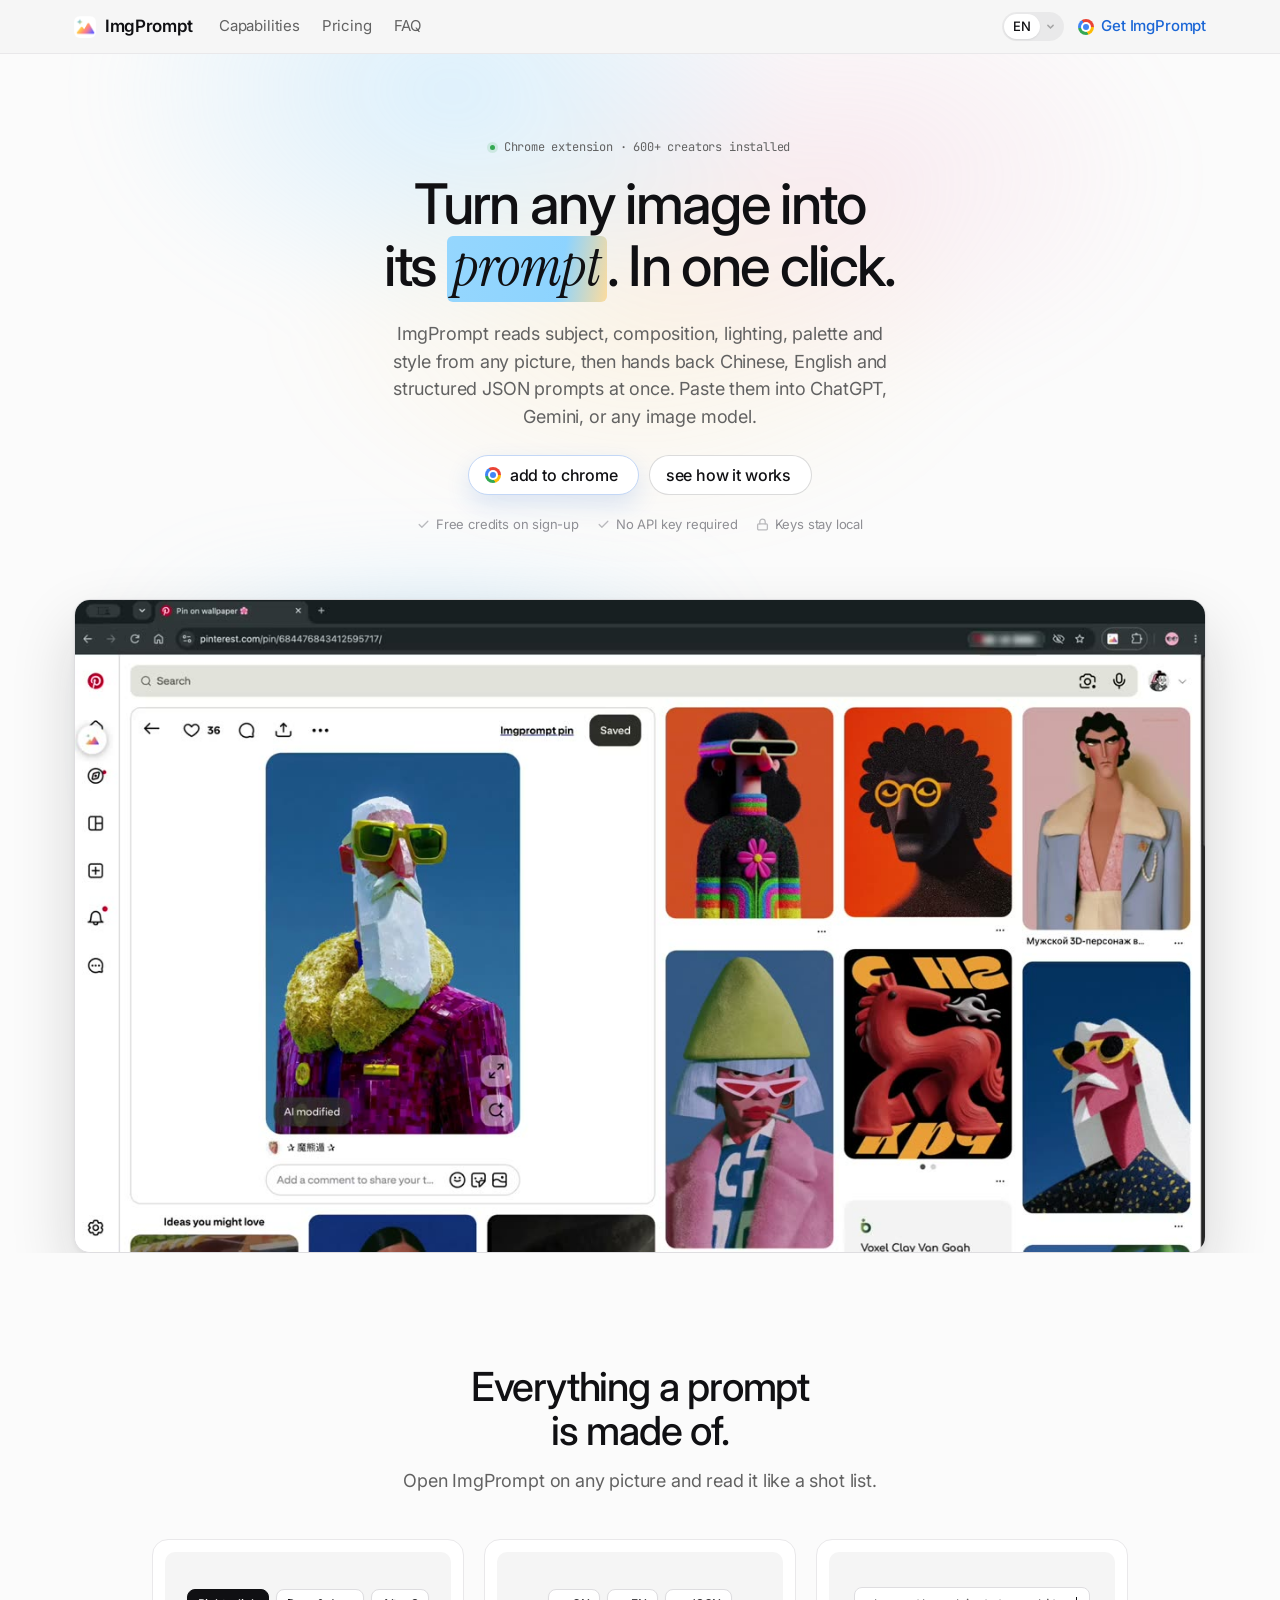
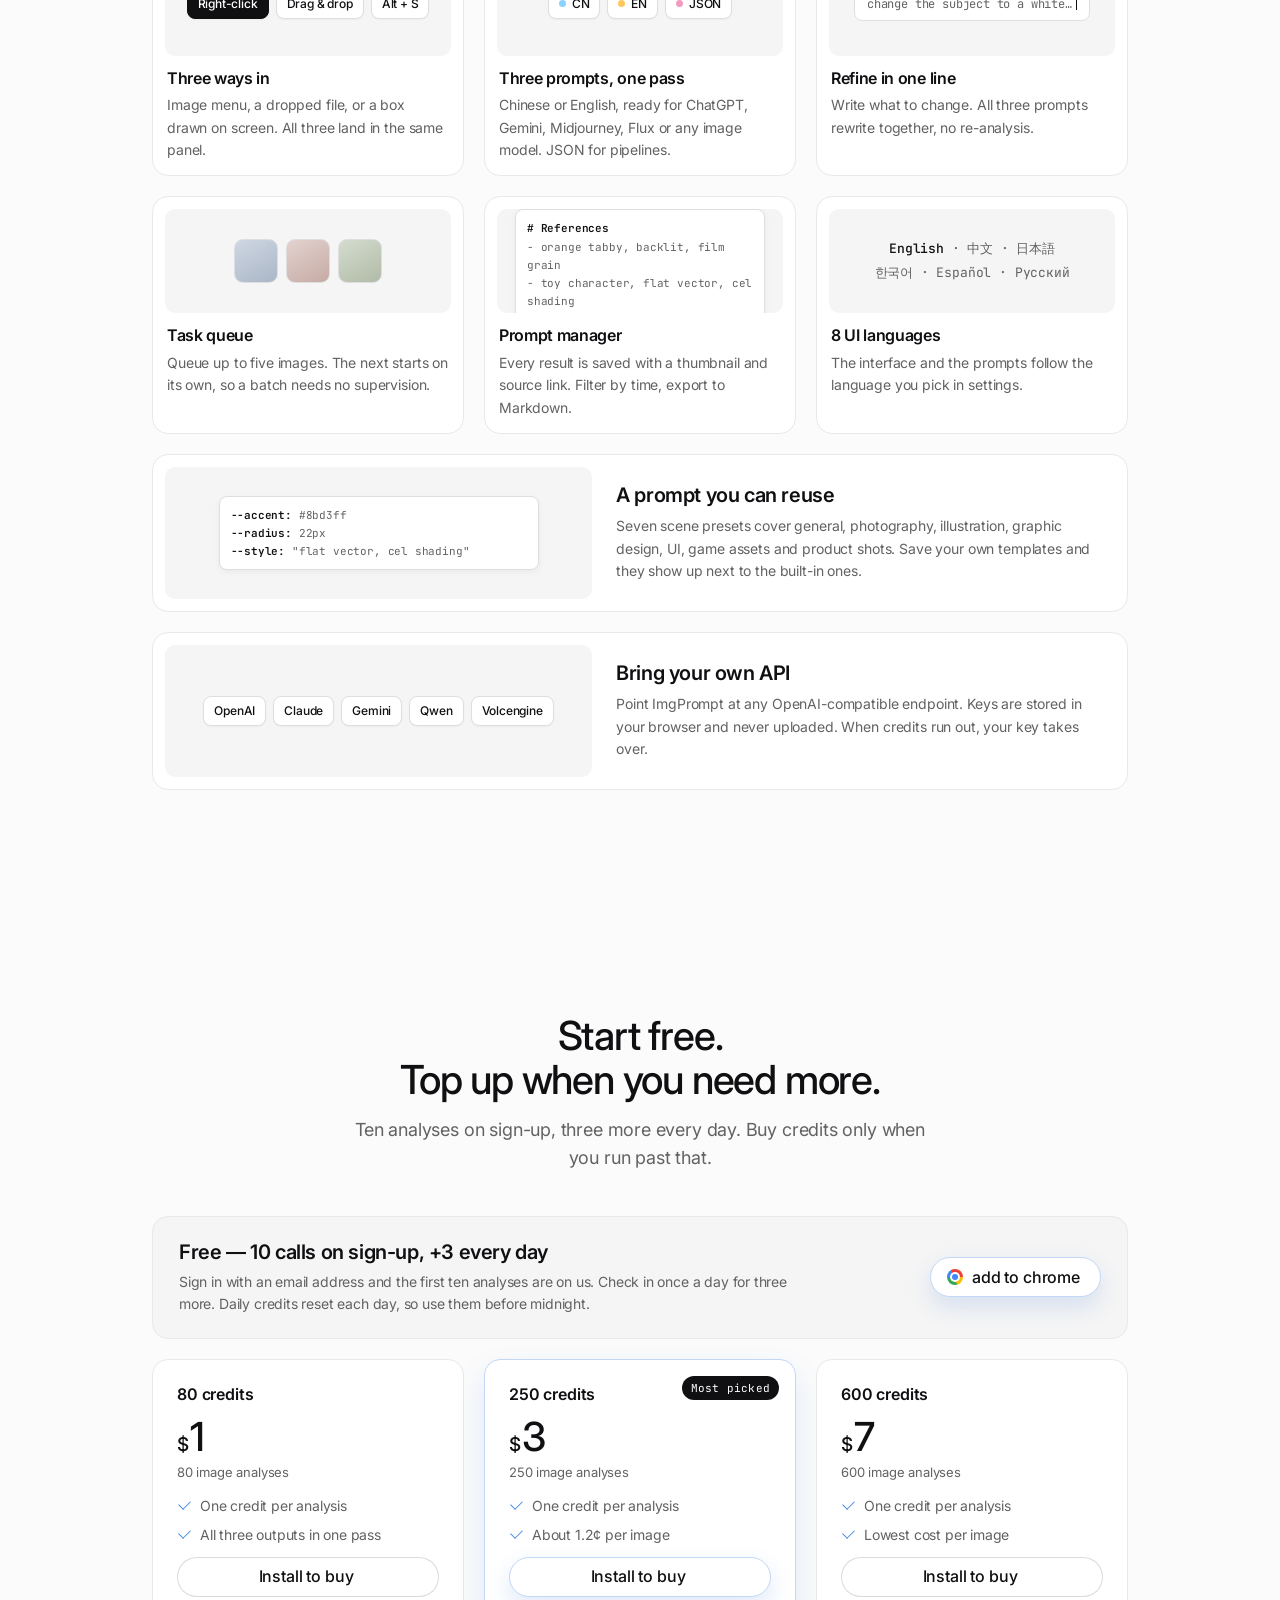
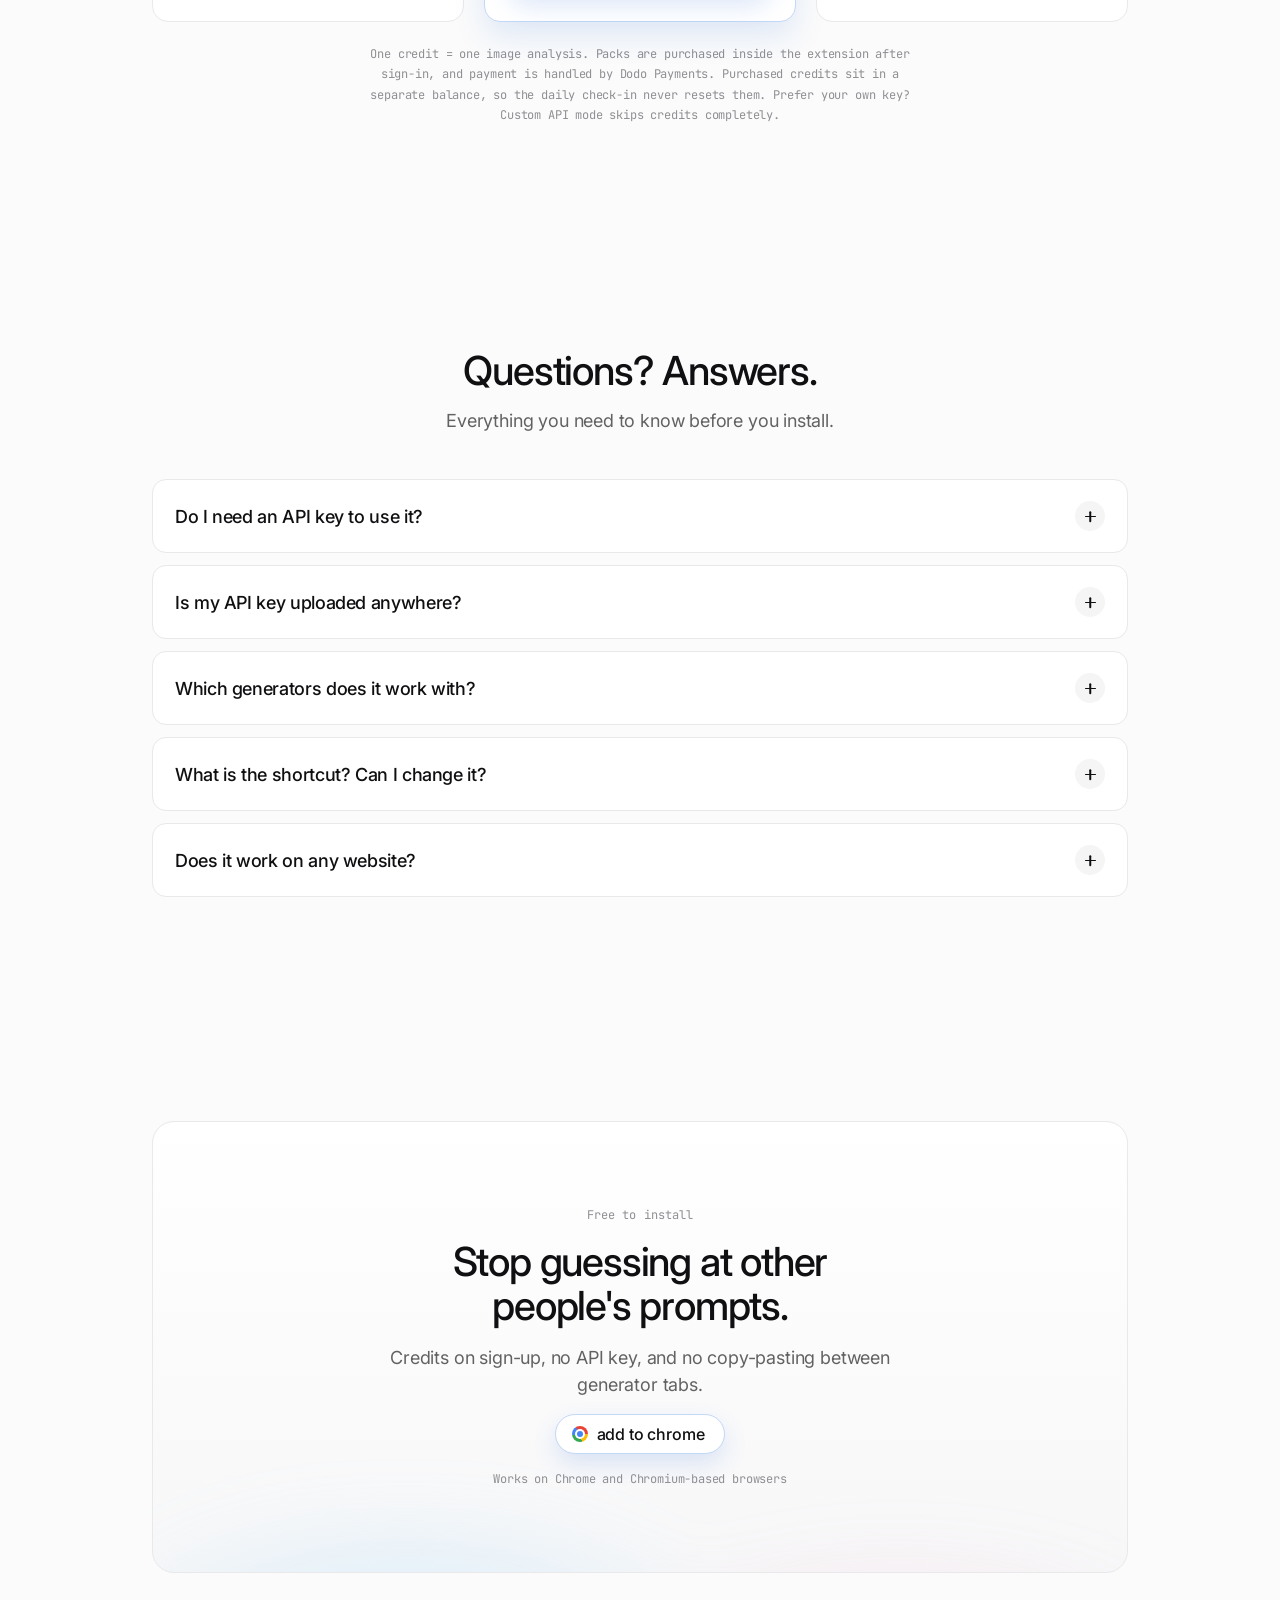
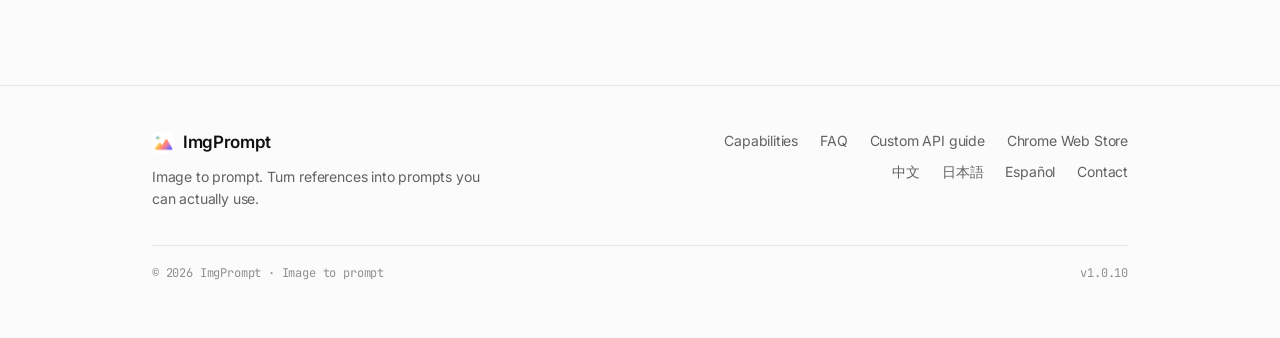
<file: index.html>
<!doctype html>
<html lang="en">
  <head>
    <meta charset="utf-8" />
    <meta name="viewport" content="width=device-width, initial-scale=1" />
    <script>
      /* 首次访问按浏览器语言选站：中文→/zh/、日文→/ja/、西语→/es/，其余一律英文。
         用户手动点过语言后就记下来，不再自动跳转。 */
      (function () {
        document.documentElement.classList.add("js");
        try {
          if (localStorage.getItem("imgprompt-lang") === "manual") return;
        } catch (e) {}
        // 站内跳转（点语言按钮、点页脚链接）尊重用户选择，不自动改回
        var ref = document.referrer;
        if (ref && ref.indexOf(location.origin + "/") === 0) return;
        var PATHS = {"en": "./", "zh": "zh/", "ja": "ja/", "es": "es/"};
        var CURRENT = "en";
        // 只有英文根页做自动跳转。/zh/ /ja/ /es/ 永远直接返回自己的内容：
        // Googlebot 的语言是 en-US，若子页也跳，它抓这三页时会被弹回根页，
        // 这三页就永远收录不了。
        if (CURRENT !== "en") return;
        var langs = navigator.languages || [navigator.language || ""];
        var pick = "en";
        for (var i = 0; i < langs.length; i++) {
          var tag = String(langs[i]).toLowerCase();
          if (tag.indexOf("zh") === 0) { pick = "zh"; break; }
          if (tag.indexOf("ja") === 0) { pick = "ja"; break; }
          if (tag.indexOf("es") === 0) { pick = "es"; break; }
        }
        if (PATHS[pick] === PATHS[CURRENT]) return;
        var target = PATHS[pick] + location.hash;
        location.replace(target);
      })();
    </script>

    <title>Image to Prompt — Free AI Art Prompt Generator | ImgPrompt</title>
    <meta
      name="description"
      content="Turn any image into an AI art prompt in one click. Free Chrome extension: right-click, drag or Alt+S. Midjourney, Stable Diffusion and JSON. No API key."
    />
    <meta
      name="keywords"
      content="image to prompt,image to prompt generator,AI art prompt,reverse image prompt,Midjourney prompt generator,Chrome extension,prompt from image,JSON image analysis"
    />
    <meta name="author" content="ImgPrompt" />
    <meta name="robots" content="index, follow, max-image-preview:large" />
    <meta name="google-site-verification" content="HQPiVObpsAnf6p--8i5KSIjROrX5HFiJ_S6hut0hR_U" />
    <meta name="theme-color" content="#fbfbfb" />
    <link rel="icon" type="image/png" href="assets/icon48.png" />
    <link rel="apple-touch-icon" href="assets/icon128.png" />

    <link rel="canonical" href="https://imgprompt.dev/" />
    <link rel="alternate" hreflang="en" href="https://imgprompt.dev/" />
    <link rel="alternate" hreflang="zh-CN" href="https://imgprompt.dev/zh/" />
    <link rel="alternate" hreflang="ja" href="https://imgprompt.dev/ja/" />
    <link rel="alternate" hreflang="es" href="https://imgprompt.dev/es/" />
    <link rel="alternate" hreflang="x-default" href="https://imgprompt.dev/" />

    <meta property="og:type" content="website" />
    <meta property="og:site_name" content="ImgPrompt" />
    <meta property="og:locale" content="en_US" />
    <meta property="og:locale:alternate" content="zh_CN" />
    <meta property="og:locale:alternate" content="ja_JP" />
    <meta property="og:locale:alternate" content="es_ES" />
    <meta property="og:url" content="https://imgprompt.dev/" />
    <meta property="og:title" content="Image to Prompt — Turn any image into an AI art prompt" />
    <meta
      property="og:description"
      content="Right-click, drag & drop, or press Alt+S. Get Midjourney, Stable Diffusion and JSON prompts in one shot. Free credits included."
    />
    <meta property="og:image" content="https://imgprompt.dev/assets/og-cover.jpg" />
    <meta property="og:image:width" content="1200" />
    <meta property="og:image:height" content="630" />
    <meta property="og:image:alt" content="ImgPrompt panel returning a structured JSON prompt for a Pinterest image" />
    <meta name="twitter:card" content="summary_large_image" />
    <meta name="twitter:title" content="Image to Prompt — Free AI Art Prompt Generator" />
    <meta
      name="twitter:description"
      content="Image to prompt Chrome extension. Chinese / English / JSON output. Midjourney & Stable Diffusion ready. Free credits, no API key."
    />
    <meta name="twitter:image" content="https://imgprompt.dev/assets/og-cover.jpg" />

    <link rel="preconnect" href="https://fonts.googleapis.com" />
    <link rel="preconnect" href="https://fonts.gstatic.com" crossorigin />
    <link
      href="https://fonts.googleapis.com/css2?family=Inter:wght@400;500;600;700&family=Instrument+Serif:ital@0;1&family=JetBrains+Mono:wght@400;500&display=swap"
      rel="stylesheet"
    />
    <link rel="stylesheet" href="assets/site.css" />

        <script type="application/ld+json">
{
  "@context": "https://schema.org",
  "@type": "SoftwareApplication",
  "name": "ImgPrompt",
  "alternateName": "ImgPrompt - Image to Prompt",
  "applicationCategory": "DesignApplication",
  "operatingSystem": "Chrome",
  "description": "ImgPrompt is a Chrome extension that analyzes web images, local images or selected screenshot regions and generates Chinese, English and structured JSON prompts.",
  "url": "https://imgprompt.dev/",
  "image": "https://imgprompt.dev/assets/og-cover.jpg",
  "inLanguage": [
    "zh-CN",
    "en",
    "ja",
    "ko",
    "es",
    "pt",
    "th",
    "ru"
  ],
  "offers": {
    "@type": "AggregateOffer",
    "lowPrice": "0",
    "highPrice": "7",
    "priceCurrency": "USD",
    "offerCount": "4",
    "description": "Free credits on sign-up, plus daily check-in credits. Credit packs from $1 to $7."
  },
  "featureList": [
    "Image to prompt analysis",
    "Chinese / English / JSON output",
    "Alt+S region capture",
    "Drag and drop analysis",
    "Task queue (up to 5 images)",
    "Prompt manager with Markdown export",
    "Custom OpenAI-compatible API"
  ],
  "screenshot": "https://imgprompt.dev/assets/og-cover.jpg"
}
    </script>
    <script type="application/ld+json">
{
  "@context": "https://schema.org",
  "@type": "FAQPage",
  "inLanguage": "en",
  "mainEntity": [
    {
      "@type": "Question",
      "name": "Do I need an API key to use it?",
      "acceptedAnswer": {
        "@type": "Answer",
        "text": "No. Free credits arrive on sign-up and more come from daily check-in, so analysis works right after install. You only need a key when credits run out or when you want your own model."
      }
    },
    {
      "@type": "Question",
      "name": "Is my API key uploaded anywhere?",
      "acceptedAnswer": {
        "@type": "Answer",
        "text": "Custom keys stay in your local browser and never sync to a server. With official credits, images go to the ImgPrompt analysis service. With a custom API, requests go directly to the endpoint you configured."
      }
    },
    {
      "@type": "Question",
      "name": "Which generators does it work with?",
      "acceptedAnswer": {
        "@type": "Answer",
        "text": "Both prompts work as written in ChatGPT, Gemini and other chat-based image models, and in Midjourney, Stable Diffusion, Flux, 即梦, 豆包 and 通义万相. The JSON output fits structured archiving or automated pipelines."
      }
    },
    {
      "@type": "Question",
      "name": "What is the shortcut? Can I change it?",
      "acceptedAnswer": {
        "@type": "Answer",
        "text": "Default is Alt / Option + S. To rebind, open chrome://extensions/shortcuts and change the shortcut there."
      }
    },
    {
      "@type": "Question",
      "name": "Does it work on any website?",
      "acceptedAnswer": {
        "@type": "Answer",
        "text": "Yes. The panel opens on any page where Chrome lets extensions run, and it also accepts local files dropped straight into it. Chrome's own store pages and the new-tab page are the usual exceptions."
      }
    }
  ]
}
    </script>
  </head>

  <body>
    <div class="nav-wrap">
      <header class="nav">
        <a class="brand" href="./" aria-label="ImgPrompt home">
          <img src="assets/icon48.png" alt="ImgPrompt icon" width="22" height="22" />
          <span class="brand-word">ImgPrompt</span>
        </a>

        <nav class="nav-links" aria-label="Main navigation">
          <a href="#capabilities">Capabilities</a>
          <a href="#pricing">Pricing</a>
          <a href="#faq">FAQ</a>
        </nav>

        <div class="nav-right">
          <div class="lang" data-open="false">
            <button
              class="lang-btn"
              type="button"
              aria-expanded="false"
              aria-controls="lang-menu"
              aria-label="Language: English. Change language"
            >
              <span class="lang-current">EN</span>
              <svg class="chev" viewBox="0 0 12 12" fill="none" stroke="currentColor" stroke-width="2" stroke-linecap="round" aria-hidden="true"><path d="M2.5 4.5 6 8l3.5-3.5" /></svg>
            </button>
            <ul class="lang-menu" id="lang-menu" hidden>
              <li><a href="./" hreflang="en" lang="en" aria-current="page">English</a></li>
              <li><a href="zh/" hreflang="zh-CN" lang="zh-CN">中文</a></li>
              <li><a href="ja/" hreflang="ja" lang="ja">日本語</a></li>
              <li><a href="es/" hreflang="es" lang="es">Español</a></li>
            </ul>
          </div>
          <a
            class="nav-store"
            aria-label="Get ImgPrompt from the Chrome Web Store"
            href="https://chromewebstore.google.com/detail/imgprompt-ai-image-to-pro/bhgmhaiimnaionifidnajpaallbaadge"
            target="_blank"
            rel="noopener"
          >
            <span class="chrome-glyph" aria-hidden="true"></span>
            <span class="store-label">Get ImgPrompt</span>
          </a>
        </div>
      </header>
    </div>

    <main>
      <section class="hero">
        <div class="shell hero-inner">
          <span class="eyebrow">
            <span class="dot" aria-hidden="true"></span>
            Chrome extension · 600+ creators installed
          </span>

          <h1>
            Turn any image into<br />
            its <span class="hl">prompt</span>. In one click.
          </h1>

          <p class="lede">
            ImgPrompt reads subject, composition, lighting, palette and style
            from any picture, then hands back Chinese, English and structured JSON
            prompts at once. Paste them into ChatGPT, Gemini, or any image model.
          </p>

          <div class="hero-actions">
            <a
              class="btn btn-primary"
              href="https://chromewebstore.google.com/detail/imgprompt-ai-image-to-pro/bhgmhaiimnaionifidnajpaallbaadge"
              target="_blank"
              rel="noopener"
            >
              <span class="chrome-glyph" aria-hidden="true"></span>
              add to chrome
            </a>
            <a class="btn btn-ghost" href="#capabilities">see how it works</a>
          </div>

          <div class="hero-notes">
            <span>
              <svg viewBox="0 0 24 24" fill="none" stroke="currentColor" stroke-width="2.4" stroke-linecap="round" stroke-linejoin="round" aria-hidden="true"><polyline points="20 6 9 17 4 12" /></svg>
              Free credits on sign-up
            </span>
            <span>
              <svg viewBox="0 0 24 24" fill="none" stroke="currentColor" stroke-width="2.4" stroke-linecap="round" stroke-linejoin="round" aria-hidden="true"><polyline points="20 6 9 17 4 12" /></svg>
              No API key required
            </span>
            <span>
              <svg viewBox="0 0 24 24" fill="none" stroke="currentColor" stroke-width="2.4" stroke-linecap="round" stroke-linejoin="round" aria-hidden="true"><rect x="3" y="11" width="18" height="11" rx="2" /><path d="M7 11V7a5 5 0 0 1 10 0v4" /></svg>
              Keys stay local
            </span>
          </div>
        </div>

        <div class="stage">
          <div class="stage-glow" aria-hidden="true"></div>

          <div class="hero-demo">
            <video
              class="hero-media"
              src="assets/hero-demo.mp4"
              poster="assets/hero-poster.jpg"
              width="1920"
              height="1108"
              autoplay
              muted
              loop
              playsinline
              preload="metadata"
              aria-label="ImgPrompt analyzing a Pinterest image and returning Chinese, English and JSON prompts in the panel"
            ></video>
          </div>
        </div>
      </section>

      <section class="section" id="capabilities">
        <div class="shell">
          <div class="section-head reveal">
            <h2>Everything a prompt<br />is made of.</h2>
            <p class="lede">
              Open ImgPrompt on any picture and read it like a shot list.
            </p>
          </div>

          <div class="feat-grid reveal">
            <article class="feat">
              <div class="shot">
                <div class="s-row">
                  <span class="s-chip" data-on="true">Right-click</span>
                  <span class="s-chip">Drag &amp; drop</span>
                  <span class="s-chip">Alt + S</span>
                </div>
              </div>
              <div class="feat-copy">
                <h3>Three ways in</h3>
                <p>Image menu, a dropped file, or a box drawn on screen. All three land in the same panel.</p>
              </div>
            </article>

            <article class="feat">
              <div class="shot">
                <div class="s-row">
                  <span class="s-chip"><i class="s-dot cyan"></i>CN</span>
                  <span class="s-chip"><i class="s-dot amber"></i>EN</span>
                  <span class="s-chip"><i class="s-dot pink"></i>JSON</span>
                </div>
              </div>
              <div class="feat-copy">
                <h3>Three prompts, one pass</h3>
                <p>Chinese or English, ready for ChatGPT, Gemini, Midjourney, Flux or any image model. JSON for pipelines.</p>
              </div>
            </article>

            <article class="feat">
              <div class="shot">
                <div class="s-field">
                  <span class="s-field-text">change the subject to a white cat</span>
                  <span class="caret" aria-hidden="true"></span>
                </div>
              </div>
              <div class="feat-copy">
                <h3>Refine in one line</h3>
                <p>Write what to change. All three prompts rewrite together, no re-analysis.</p>
              </div>
            </article>

            <article class="feat">
              <div class="shot">
                <div class="s-stack">
                  <span class="s-thumb"></span>
                  <span class="s-thumb"></span>
                  <span class="s-thumb"></span>
                </div>
              </div>
              <div class="feat-copy">
                <h3>Task queue</h3>
                <p>Queue up to five images. The next starts on its own, so a batch needs no supervision.</p>
              </div>
            </article>

            <article class="feat">
              <div class="shot">
                <div class="s-doc">
                  <b># References</b><br />
                  - orange tabby, backlit, film grain<br />
                  - toy character, flat vector, cel shading
                </div>
              </div>
              <div class="feat-copy">
                <h3>Prompt manager</h3>
                <p>Every result is saved with a thumbnail and source link. Filter by time, export to Markdown.</p>
              </div>
            </article>

            <article class="feat">
              <div class="shot">
                <div class="s-langs">
                  <b>English</b> · 中文 · 日本語<br />
                  한국어 · Español · Русский
                </div>
              </div>
              <div class="feat-copy">
                <h3>8 UI languages</h3>
                <p>The interface and the prompts follow the language you pick in settings.</p>
              </div>
            </article>

            <article class="feat feat-wide">
              <div class="shot">
                <div class="s-doc" style="max-width: 320px">
                  <b>--accent:</b> #8bd3ff<br />
                  <b>--radius:</b> 22px<br />
                  <b>--style:</b> "flat vector, cel shading"
                </div>
              </div>
              <div class="feat-copy">
                <h3>A prompt you can reuse</h3>
                <p>
                  Seven scene presets cover general, photography, illustration, graphic
                  design, UI, game assets and product shots. Save your own templates and
                  they show up next to the built-in ones.
                </p>
              </div>
            </article>

            <article class="feat feat-wide">
              <div class="shot">
                <div class="s-row">
                  <span class="s-chip">OpenAI</span>
                  <span class="s-chip">Claude</span>
                  <span class="s-chip">Gemini</span>
                  <span class="s-chip">Qwen</span>
                  <span class="s-chip">Volcengine</span>
                </div>
              </div>
              <div class="feat-copy">
                <h3>Bring your own API</h3>
                <p>
                  Point ImgPrompt at any OpenAI-compatible endpoint. Keys are stored in
                  your browser and never uploaded. When credits run out, your key takes over.
                </p>
              </div>
            </article>
          </div>
        </div>
      </section>

      <section class="section" id="pricing">
        <div class="shell">
          <div class="section-head reveal">
            <h2>Start free.<br />Top up when you need more.</h2>
            <p class="lede">
              Ten analyses on sign-up, three more every day. Buy credits only
              when you run past that.
            </p>
          </div>

          <div class="price-free reveal">
            <div class="price-free-copy">
              <h3>Free — 10 calls on sign-up, +3 every day</h3>
              <p>
                Sign in with an email address and the first ten analyses are on
                us. Check in once a day for three more. Daily credits reset each
                day, so use them before midnight.
              </p>
            </div>
            <a
              class="btn btn-primary"
              href="https://chromewebstore.google.com/detail/imgprompt-ai-image-to-pro/bhgmhaiimnaionifidnajpaallbaadge"
              target="_blank"
              rel="noopener"
            >
              <span class="chrome-glyph" aria-hidden="true"></span>
              add to chrome
            </a>
          </div>

          <div class="price-grid reveal">
            <article class="price">
              <h3>80 credits</h3>
              <div class="price-num"><span class="cur">$</span>1</div>
              <p class="price-per">80 image analyses</p>
              <ul class="price-list">
                <li>One credit per analysis</li>
                <li>All three outputs in one pass</li>
              </ul>
              <a
                class="btn btn-ghost price-btn"
                href="https://chromewebstore.google.com/detail/imgprompt-ai-image-to-pro/bhgmhaiimnaionifidnajpaallbaadge"
                target="_blank"
                rel="noopener"
                >Install to buy</a
              >
            </article>

            <article class="price" data-featured="true">
              <span class="price-badge">Most picked</span>
              <h3>250 credits</h3>
              <div class="price-num"><span class="cur">$</span>3</div>
              <p class="price-per">250 image analyses</p>
              <ul class="price-list">
                <li>One credit per analysis</li>
                <li>About 1.2¢ per image</li>
              </ul>
              <a
                class="btn btn-primary price-btn"
                href="https://chromewebstore.google.com/detail/imgprompt-ai-image-to-pro/bhgmhaiimnaionifidnajpaallbaadge"
                target="_blank"
                rel="noopener"
                >Install to buy</a
              >
            </article>

            <article class="price">
              <h3>600 credits</h3>
              <div class="price-num"><span class="cur">$</span>7</div>
              <p class="price-per">600 image analyses</p>
              <ul class="price-list">
                <li>One credit per analysis</li>
                <li>Lowest cost per image</li>
              </ul>
              <a
                class="btn btn-ghost price-btn"
                href="https://chromewebstore.google.com/detail/imgprompt-ai-image-to-pro/bhgmhaiimnaionifidnajpaallbaadge"
                target="_blank"
                rel="noopener"
                >Install to buy</a
              >
            </article>
          </div>

          <p class="price-fine">
            One credit = one image analysis. Packs are purchased inside the
            extension after sign-in, and payment is handled by Dodo Payments.
            Purchased credits sit in a separate balance, so the daily check-in
            never resets them. Prefer your own key? Custom API mode skips credits
            completely.
          </p>
        </div>
      </section>

      <section class="section" id="faq">
        <div class="shell">
          <div class="section-head reveal">
            <h2>Questions? Answers.</h2>
            <p class="lede">Everything you need to know before you install.</p>
          </div>

          <div class="faq reveal">
            <details class="qa">
              <summary>
                <span class="q">Do I need an API key to use it?</span>
                <span class="caret" aria-hidden="true"></span>
              </summary>
              <div class="qa-body">
                No. Free credits arrive on sign-up and more come from daily
                check-in, so analysis works right after install. You only need a
                key when credits run out or when you want your own model.
              </div>
            </details>

            <details class="qa">
              <summary>
                <span class="q">Is my API key uploaded anywhere?</span>
                <span class="caret" aria-hidden="true"></span>
              </summary>
              <div class="qa-body">
                Custom keys stay in your local browser and never sync to a
                server. With official credits, images go to the ImgPrompt
                analysis service. With a custom API, requests go directly to the
                endpoint you configured.
              </div>
            </details>

            <details class="qa">
              <summary>
                <span class="q">Which generators does it work with?</span>
                <span class="caret" aria-hidden="true"></span>
              </summary>
              <div class="qa-body">
                Both prompts work as written in ChatGPT, Gemini and other chat-based
                image models, and in Midjourney, Stable Diffusion, Flux, 即梦, 豆包
                and 通义万相. The JSON output fits structured archiving or
                automated pipelines.
              </div>
            </details>

            <details class="qa">
              <summary>
                <span class="q">What is the shortcut? Can I change it?</span>
                <span class="caret" aria-hidden="true"></span>
              </summary>
              <div class="qa-body">
                Default is <kbd>Alt</kbd> / <kbd>Option</kbd> + <kbd>S</kbd>.
                To rebind, open <code>chrome://extensions/shortcuts</code> and
                change the shortcut there.
              </div>
            </details>

            <details class="qa">
              <summary>
                <span class="q">Does it work on any website?</span>
                <span class="caret" aria-hidden="true"></span>
              </summary>
              <div class="qa-body">
                Yes. The panel opens on any page where Chrome lets extensions
                run, and it also accepts local files dropped straight into it.
                Chrome's own store pages and the new-tab page are the usual
                exceptions.
              </div>
            </details>
          </div>
        </div>
      </section>

      <section class="section">
        <div class="shell">
          <div class="cta reveal">
            <span class="tag">Free to install</span>
            <h2>Stop guessing at other people's prompts.</h2>
            <p>
              Credits on sign-up, no API key, and no copy-pasting between
              generator tabs.
            </p>
            <a
              class="btn btn-primary"
              href="https://chromewebstore.google.com/detail/imgprompt-ai-image-to-pro/bhgmhaiimnaionifidnajpaallbaadge"
              target="_blank"
              rel="noopener"
            >
              <span class="chrome-glyph" aria-hidden="true"></span>
              add to chrome
            </a>
            <span class="fine">Works on Chrome and Chromium-based browsers</span>
          </div>
        </div>
      </section>
    </main>

    <footer class="footer">
      <div class="shell">
        <div class="foot-top">
          <div class="foot-brand">
            <a class="brand" href="./">
              <img src="assets/icon48.png" alt="ImgPrompt icon" width="22" height="22" />
              <span class="brand-word">ImgPrompt</span>
            </a>
            <p>Image to prompt. Turn references into prompts you can actually use.</p>
          </div>

          <div class="foot-links">
            <a href="#capabilities">Capabilities</a>
            <a href="#faq">FAQ</a>
            <a
              href="https://imgdev.notion.site/ImgPrompt-Custom-API-Setup-Guide-34ac7b4f4e24806f8f33f0667fe87bc4?source=copy_link"
              target="_blank"
              rel="noopener"
              >Custom API guide</a
            >
            <a
              href="https://chromewebstore.google.com/detail/imgprompt-ai-image-to-pro/bhgmhaiimnaionifidnajpaallbaadge"
              target="_blank"
              rel="noopener"
              >Chrome Web Store</a
            >
            <a href="zh/" hreflang="zh-CN">中文</a>
            <a href="ja/" hreflang="ja">日本語</a>
            <a href="es/" hreflang="es">Español</a>
            <a href="mailto:ooooop2011@gmail.com">Contact</a>
          </div>
        </div>

        <div class="foot-bottom">
          <span>© 2026 ImgPrompt · Image to prompt</span>
          <span>v1.0.10</span>
        </div>
      </div>
    </footer>

    <script>
      /* 语言菜单：点按钮展开，点外部或按 Esc 收起；点了语言就记下"手动选择"，不再自动跳站 */
      (function () {
        var wrap = document.querySelector(".lang");
        if (!wrap) return;
        var btn = wrap.querySelector(".lang-btn");
        var menu = wrap.querySelector(".lang-menu");

        function setOpen(open) {
          wrap.setAttribute("data-open", open ? "true" : "false");
          btn.setAttribute("aria-expanded", open ? "true" : "false");
          if (open) menu.removeAttribute("hidden");
          else menu.setAttribute("hidden", "");
        }

        btn.addEventListener("click", function (e) {
          e.stopPropagation();
          setOpen(wrap.getAttribute("data-open") !== "true");
        });

        document.addEventListener("click", function (e) {
          if (!wrap.contains(e.target)) setOpen(false);
        });

        document.addEventListener("keydown", function (e) {
          if (e.key === "Escape" && wrap.getAttribute("data-open") === "true") {
            setOpen(false);
            btn.focus();
          }
        });

        menu.addEventListener("click", function (e) {
          if (e.target.closest("a")) {
            try {
              localStorage.setItem("imgprompt-lang", "manual");
            } catch (err) {}
          }
        });
      })();

      (function () {
        var els = document.querySelectorAll(".reveal");
        if (!("IntersectionObserver" in window)) {
          els.forEach(function (el) {
            el.classList.add("in");
          });
          return;
        }
        var io = new IntersectionObserver(
          function (entries) {
            entries.forEach(function (e) {
              if (e.isIntersecting) {
                e.target.classList.add("in");
                io.unobserve(e.target);
              }
            });
          },
          { rootMargin: "0px 0px -6% 0px", threshold: 0.06 }
        );
        els.forEach(function (el, i) {
          el.style.transitionDelay = Math.min(i % 5, 4) * 50 + "ms";
          io.observe(el);
        });
      })();

      /* 首屏视频：离开视口就暂停省电；用户要求减少动效时只留封面帧 */
      (function () {
        var v = document.querySelector(".hero-media");
        if (!v) return;
        if (window.matchMedia("(prefers-reduced-motion: reduce)").matches) {
          v.removeAttribute("autoplay");
          v.pause();
          return;
        }
        if (!("IntersectionObserver" in window)) return;
        new IntersectionObserver(function (entries) {
          entries.forEach(function (e) {
            if (e.isIntersecting) {
              var p = v.play();
              if (p && p.catch) p.catch(function () {});
            } else {
              v.pause();
            }
          });
        }, { threshold: 0.25 }).observe(v);
      })();
    </script>
  </body>
</html>
</file>
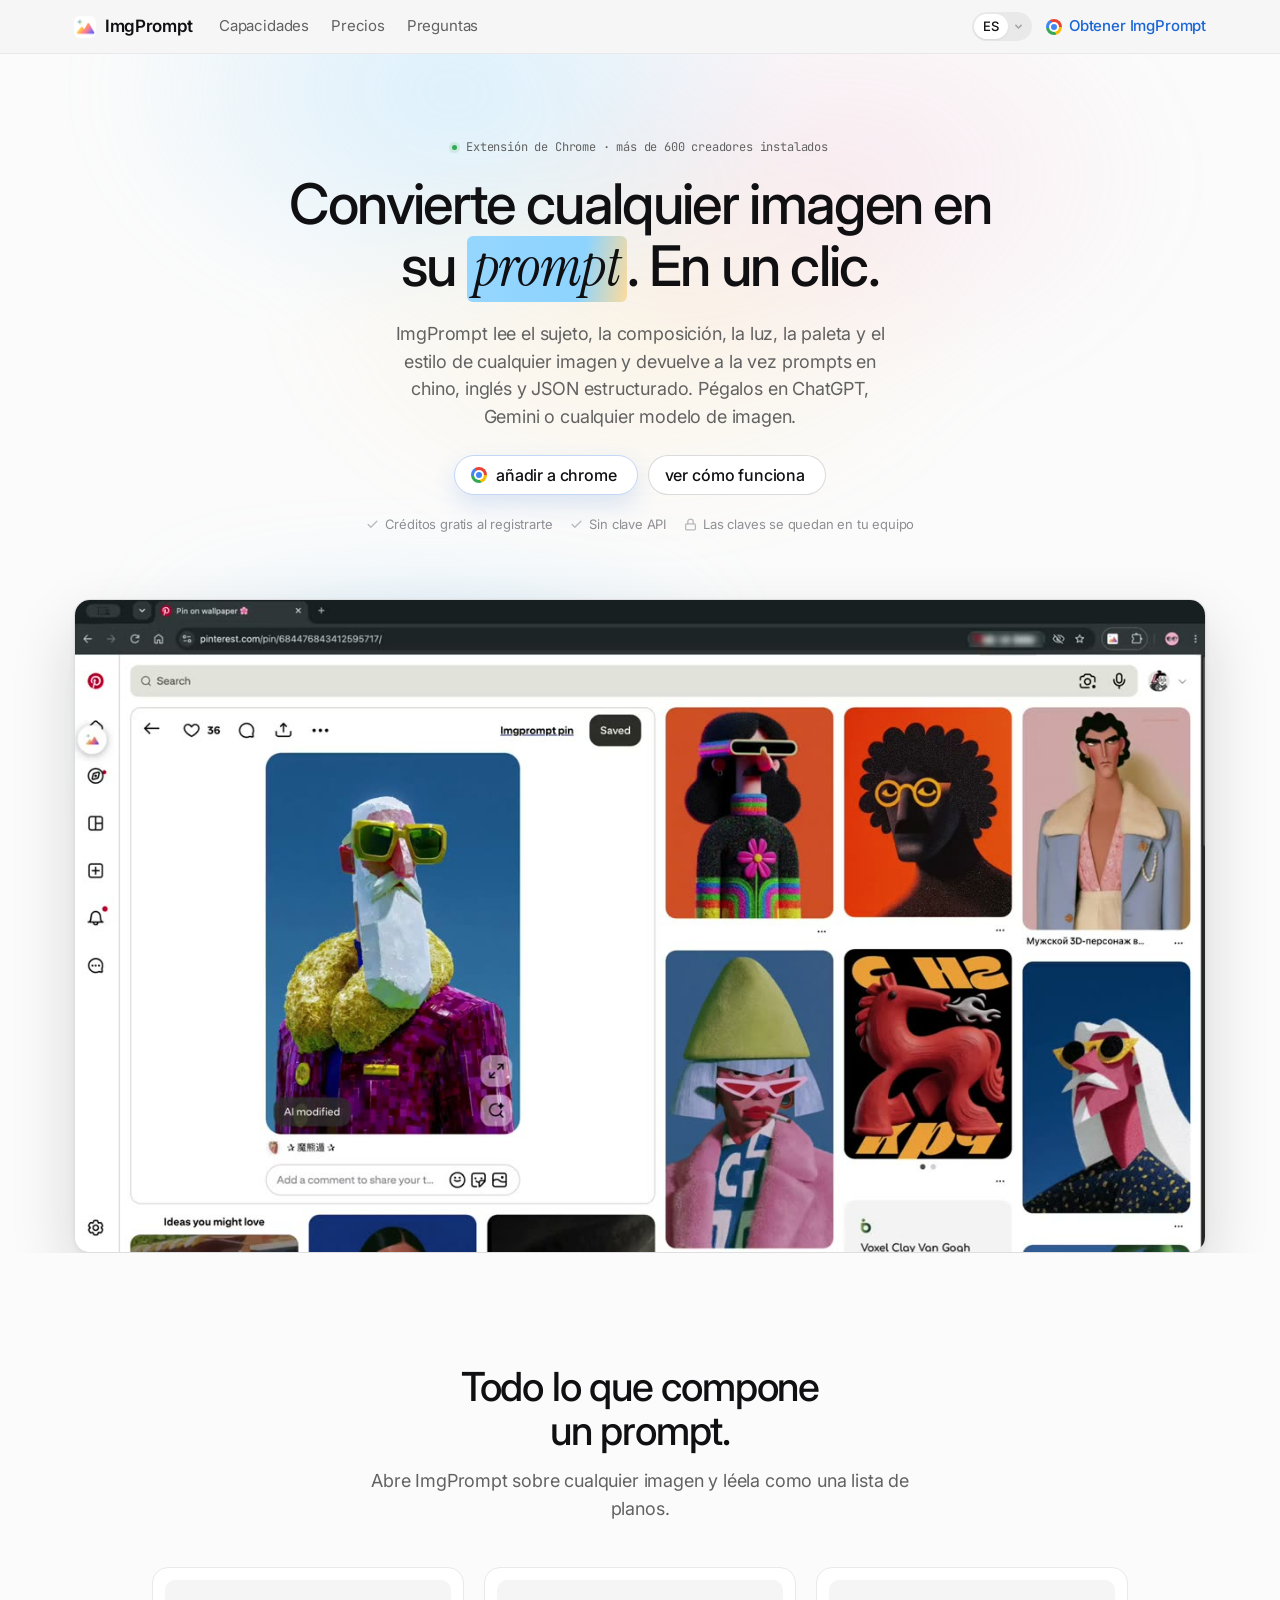
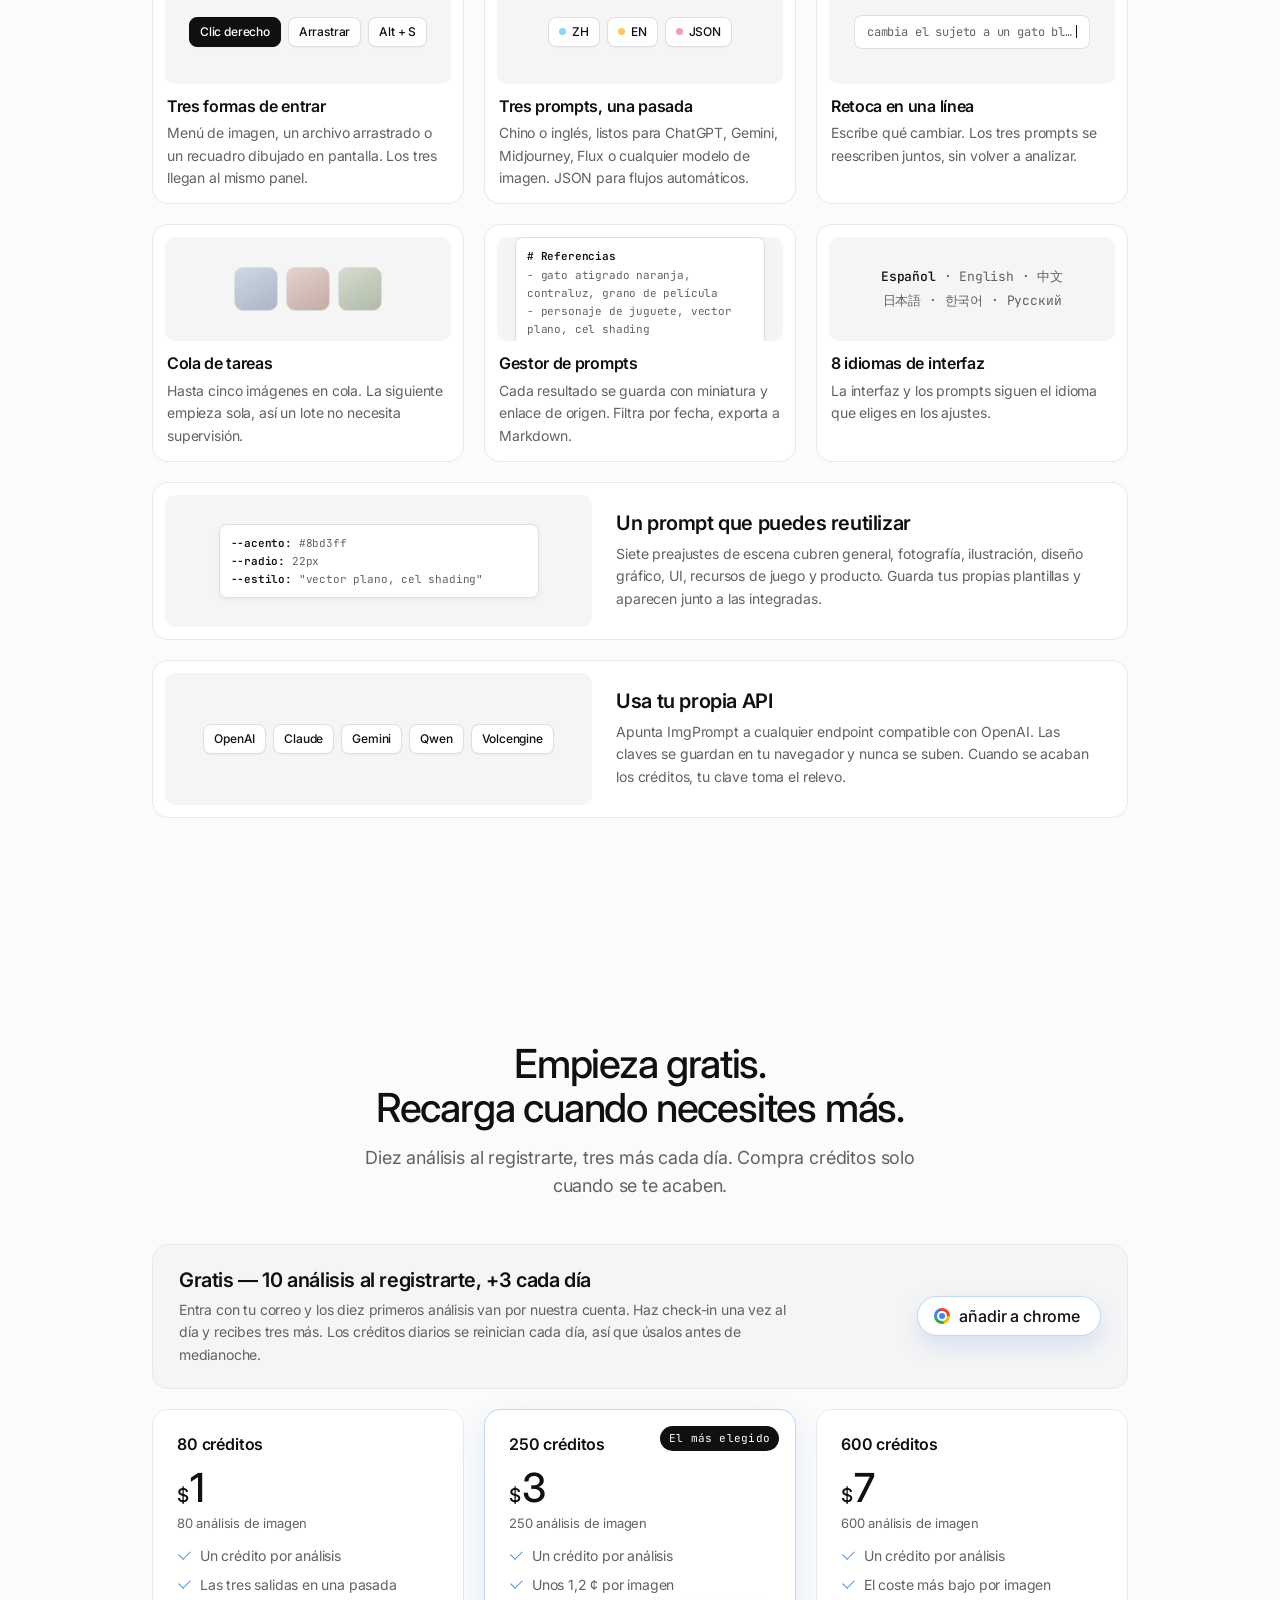
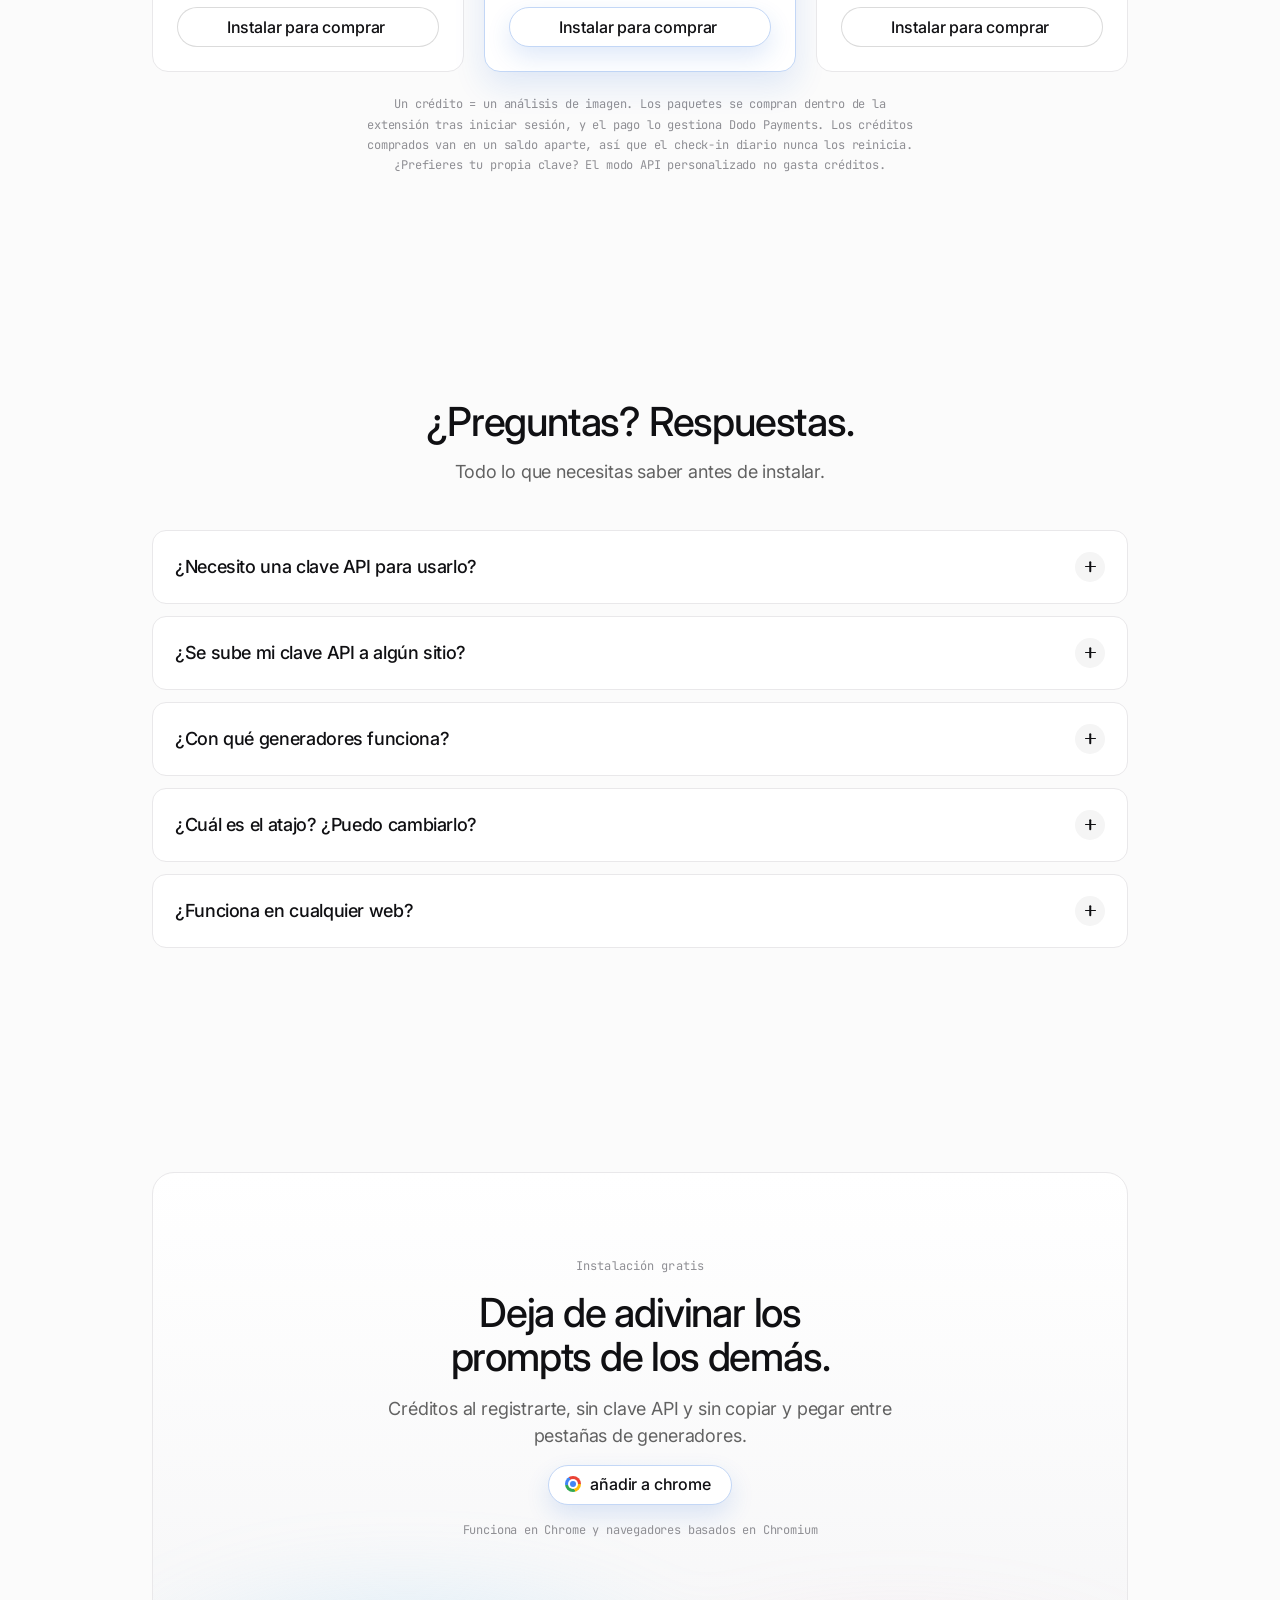
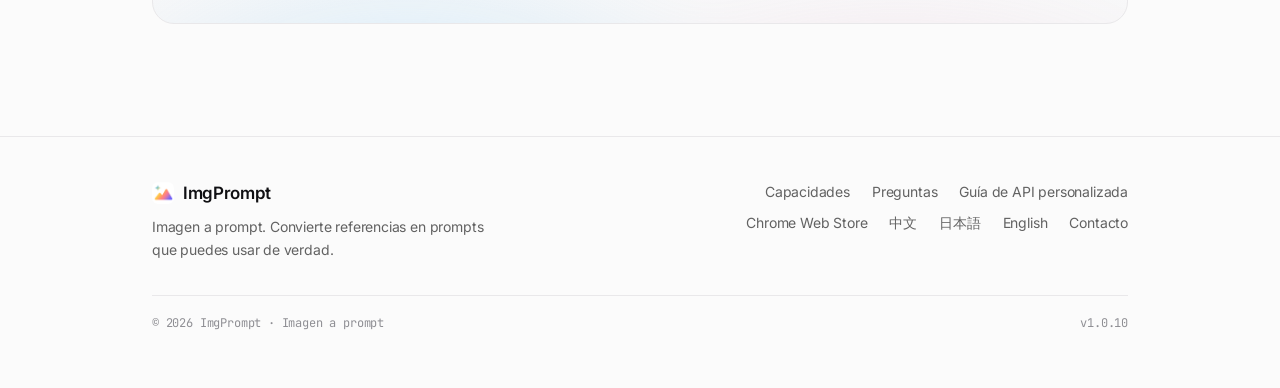
<file: es/index.html>
<!doctype html>
<html lang="es">
  <head>
    <meta charset="utf-8" />
    <meta name="viewport" content="width=device-width, initial-scale=1" />
    <script>
      /* 首次访问按浏览器语言选站：中文→/zh/、日文→/ja/、西语→/es/，其余一律英文。
         用户手动点过语言后就记下来，不再自动跳转。 */
      (function () {
        document.documentElement.classList.add("js");
        try {
          if (localStorage.getItem("imgprompt-lang") === "manual") return;
        } catch (e) {}
        // 站内跳转（点语言按钮、点页脚链接）尊重用户选择，不自动改回
        var ref = document.referrer;
        if (ref && ref.indexOf(location.origin + "/") === 0) return;
        var PATHS = {"en": "../", "zh": "../zh/", "ja": "../ja/", "es": "./"};
        var CURRENT = "es";
        // 只有英文根页做自动跳转。/zh/ /ja/ /es/ 永远直接返回自己的内容：
        // Googlebot 的语言是 en-US，若子页也跳，它抓这三页时会被弹回根页，
        // 这三页就永远收录不了。
        if (CURRENT !== "en") return;
        var langs = navigator.languages || [navigator.language || ""];
        var pick = "en";
        for (var i = 0; i < langs.length; i++) {
          var tag = String(langs[i]).toLowerCase();
          if (tag.indexOf("zh") === 0) { pick = "zh"; break; }
          if (tag.indexOf("ja") === 0) { pick = "ja"; break; }
          if (tag.indexOf("es") === 0) { pick = "es"; break; }
        }
        if (PATHS[pick] === PATHS[CURRENT]) return;
        var target = PATHS[pick] + location.hash;
        location.replace(target);
      })();
    </script>

    <title>Imagen a Prompt — Convierte imágenes en prompt de IA | ImgPrompt</title>
    <meta
      name="description"
      content="Convierte cualquier imagen en un prompt de IA en un clic. Extensión de Chrome gratis: prompts para Midjourney, Stable Diffusion y JSON. Sin API key."
    />
    <meta
      name="keywords"
      content="imagen a prompt,generador de prompts,imagen a prompt IA,prompt de arte IA,extensión Chrome,análisis de imagen JSON"
    />
    <meta name="author" content="ImgPrompt" />
    <meta name="robots" content="index, follow, max-image-preview:large" />
    <meta name="google-site-verification" content="HQPiVObpsAnf6p--8i5KSIjROrX5HFiJ_S6hut0hR_U" />
    <meta name="theme-color" content="#fbfbfb" />
    <link rel="icon" type="image/png" href="../assets/icon48.png" />
    <link rel="apple-touch-icon" href="../assets/icon128.png" />

    <link rel="canonical" href="https://imgprompt.dev/es/" />
    <link rel="alternate" hreflang="en" href="https://imgprompt.dev/" />
    <link rel="alternate" hreflang="zh-CN" href="https://imgprompt.dev/zh/" />
    <link rel="alternate" hreflang="ja" href="https://imgprompt.dev/ja/" />
    <link rel="alternate" hreflang="es" href="https://imgprompt.dev/es/" />
    <link rel="alternate" hreflang="x-default" href="https://imgprompt.dev/" />

    <meta property="og:type" content="website" />
    <meta property="og:site_name" content="ImgPrompt" />
    <meta property="og:locale" content="es_ES" />
    <meta property="og:locale:alternate" content="en_US" />
    <meta property="og:locale:alternate" content="zh_CN" />
    <meta property="og:locale:alternate" content="ja_JP" />
    <meta property="og:url" content="https://imgprompt.dev/es/" />
    <meta property="og:title" content="Imagen a Prompt — Convierte cualquier imagen en prompt AI" />
    <meta
      property="og:description"
      content="Clic derecho, arrastrar o Alt+S. Prompts en Midjourney, Stable Diffusion y JSON de una vez. Créditos gratis incluidos."
    />
    <meta property="og:image" content="https://imgprompt.dev/assets/og-cover.jpg" />
    <meta property="og:image:width" content="1200" />
    <meta property="og:image:height" content="630" />
    <meta property="og:image:alt" content="Panel de ImgPrompt devolviendo un prompt JSON estructurado de una imagen de Pinterest" />
    <meta name="twitter:card" content="summary_large_image" />
    <meta name="twitter:title" content="Imagen a Prompt — Extensión de Chrome gratis" />
    <meta
      name="twitter:description"
      content="Imagen a prompt. Salida en chino / inglés / JSON. Compatible con Midjourney y Stable Diffusion. Sin API key."
    />
    <meta name="twitter:image" content="https://imgprompt.dev/assets/og-cover.jpg" />

    <link rel="preconnect" href="https://fonts.googleapis.com" />
    <link rel="preconnect" href="https://fonts.gstatic.com" crossorigin />
    <link
      href="https://fonts.googleapis.com/css2?family=Inter:wght@400;500;600;700&family=Instrument+Serif:ital@0;1&family=JetBrains+Mono:wght@400;500&display=swap"
      rel="stylesheet"
    />
    <link rel="stylesheet" href="../assets/site.css" />

        <script type="application/ld+json">
{
  "@context": "https://schema.org",
  "@type": "SoftwareApplication",
  "name": "ImgPrompt",
  "alternateName": "ImgPrompt - Image to Prompt",
  "applicationCategory": "DesignApplication",
  "operatingSystem": "Chrome",
  "description": "ImgPrompt es una extensión de Chrome que analiza imágenes web, archivos locales o zonas de captura y genera prompts en chino, inglés y JSON estructurado.",
  "url": "https://imgprompt.dev/es/",
  "image": "https://imgprompt.dev/assets/og-cover.jpg",
  "inLanguage": [
    "zh-CN",
    "en",
    "ja",
    "ko",
    "es",
    "pt",
    "th",
    "ru"
  ],
  "offers": {
    "@type": "AggregateOffer",
    "lowPrice": "0",
    "highPrice": "7",
    "priceCurrency": "USD",
    "offerCount": "4",
    "description": "Créditos gratis al registrarte, más créditos por check-in diario. Paquetes desde $1 hasta $7."
  },
  "featureList": [
    "Análisis de imagen a prompt",
    "Salida en chino / inglés / JSON",
    "Captura de zona con Alt+S",
    "Análisis por arrastrar y soltar",
    "Cola de tareas (hasta 5 imágenes)",
    "Gestor de prompts con exportación a Markdown",
    "API personalizada compatible con OpenAI"
  ],
  "screenshot": "https://imgprompt.dev/assets/og-cover.jpg"
}
    </script>
    <script type="application/ld+json">
{
  "@context": "https://schema.org",
  "@type": "FAQPage",
  "inLanguage": "es",
  "mainEntity": [
    {
      "@type": "Question",
      "name": "¿Necesito una clave API para usarlo?",
      "acceptedAnswer": {
        "@type": "Answer",
        "text": "No. Los créditos gratis llegan al registrarte y el check-in diario suma más, así que el análisis funciona nada más instalar. Solo necesitas una clave cuando se acaban los créditos o cuando quieres usar tu propio modelo."
      }
    },
    {
      "@type": "Question",
      "name": "¿Se sube mi clave API a algún sitio?",
      "acceptedAnswer": {
        "@type": "Answer",
        "text": "Las claves personalizadas se quedan en tu navegador local y nunca se sincronizan con un servidor. Con los créditos oficiales, las imágenes van al servicio de análisis de ImgPrompt. Con una API personalizada, las peticiones van directamente al endpoint que configures."
      }
    },
    {
      "@type": "Question",
      "name": "¿Con qué generadores funciona?",
      "acceptedAnswer": {
        "@type": "Answer",
        "text": "Ambos prompts funcionan tal cual en ChatGPT, Gemini y otros modelos de imagen conversacionales, y en Midjourney, Stable Diffusion, Flux, 即梦, 豆包 y 通义万相. La salida JSON sirve para archivar de forma estructurada o para flujos automatizados."
      }
    },
    {
      "@type": "Question",
      "name": "¿Cuál es el atajo? ¿Puedo cambiarlo?",
      "acceptedAnswer": {
        "@type": "Answer",
        "text": "Por defecto es Alt / Option + S. Para cambiarlo, abre chrome://extensions/shortcuts y modifica el atajo ahí."
      }
    },
    {
      "@type": "Question",
      "name": "¿Funciona en cualquier web?",
      "acceptedAnswer": {
        "@type": "Answer",
        "text": "Sí. El panel se abre en cualquier página donde Chrome permita extensiones, y también acepta archivos locales arrastrados. Las páginas de la tienda de Chrome y la página de nueva pestaña son las excepciones habituales."
      }
    }
  ]
}
    </script>
  </head>

  <body>
    <div class="nav-wrap">
      <header class="nav">
        <a class="brand" href="./" aria-label="Inicio de ImgPrompt">
          <img src="../assets/icon48.png" alt="Icono de ImgPrompt" width="22" height="22" />
          <span class="brand-word">ImgPrompt</span>
        </a>

        <nav class="nav-links" aria-label="Navegación principal">
          <a href="#capabilities">Capacidades</a>
          <a href="#pricing">Precios</a>
          <a href="#faq">Preguntas</a>
        </nav>

        <div class="nav-right">
          <div class="lang" data-open="false">
            <button
              class="lang-btn"
              type="button"
              aria-expanded="false"
              aria-controls="lang-menu"
              aria-label="Idioma actual: español. Cambiar de idioma"
            >
              <span class="lang-current">ES</span>
              <svg class="chev" viewBox="0 0 12 12" fill="none" stroke="currentColor" stroke-width="2" stroke-linecap="round" aria-hidden="true"><path d="M2.5 4.5 6 8l3.5-3.5" /></svg>
            </button>
            <ul class="lang-menu" id="lang-menu" hidden>
              <li><a href="../" hreflang="en" lang="en">English</a></li>
              <li><a href="../zh/" hreflang="zh-CN" lang="zh-CN">中文</a></li>
              <li><a href="../ja/" hreflang="ja" lang="ja">日本語</a></li>
              <li><a href="./" hreflang="es" lang="es" aria-current="page">Español</a></li>
            </ul>
          </div>
          <a
            class="nav-store"
            aria-label="Obtener ImgPrompt en Chrome Web Store"
            href="https://chromewebstore.google.com/detail/imgprompt-ai-image-to-pro/bhgmhaiimnaionifidnajpaallbaadge"
            target="_blank"
            rel="noopener"
          >
            <span class="chrome-glyph" aria-hidden="true"></span>
            <span class="store-label">Obtener ImgPrompt</span>
          </a>
        </div>
      </header>
    </div>

    <main>
      <section class="hero">
        <div class="shell hero-inner">
          <span class="eyebrow">
            <span class="dot" aria-hidden="true"></span>
            Extensión de Chrome · más de 600 creadores instalados
          </span>

          <h1>
            Convierte cualquier imagen en<br />
            su <span class="hl">prompt</span>. En un clic.
          </h1>

          <p class="lede">
            ImgPrompt lee el sujeto, la composición, la luz, la paleta y
            el estilo de cualquier imagen y devuelve a la vez prompts en chino,
            inglés y JSON estructurado. Pégalos en ChatGPT, Gemini o cualquier
            modelo de imagen.
          </p>

          <div class="hero-actions">
            <a
              class="btn btn-primary"
              href="https://chromewebstore.google.com/detail/imgprompt-ai-image-to-pro/bhgmhaiimnaionifidnajpaallbaadge"
              target="_blank"
              rel="noopener"
            >
              <span class="chrome-glyph" aria-hidden="true"></span>
              añadir a chrome
            </a>
            <a class="btn btn-ghost" href="#capabilities">ver cómo funciona</a>
          </div>

          <div class="hero-notes">
            <span>
              <svg viewBox="0 0 24 24" fill="none" stroke="currentColor" stroke-width="2.4" stroke-linecap="round" stroke-linejoin="round" aria-hidden="true"><polyline points="20 6 9 17 4 12" /></svg>
              Créditos gratis al registrarte
            </span>
            <span>
              <svg viewBox="0 0 24 24" fill="none" stroke="currentColor" stroke-width="2.4" stroke-linecap="round" stroke-linejoin="round" aria-hidden="true"><polyline points="20 6 9 17 4 12" /></svg>
              Sin clave API
            </span>
            <span>
              <svg viewBox="0 0 24 24" fill="none" stroke="currentColor" stroke-width="2.4" stroke-linecap="round" stroke-linejoin="round" aria-hidden="true"><rect x="3" y="11" width="18" height="11" rx="2" /><path d="M7 11V7a5 5 0 0 1 10 0v4" /></svg>
              Las claves se quedan en tu equipo
            </span>
          </div>
        </div>

        <div class="stage">
          <div class="stage-glow" aria-hidden="true"></div>

          <div class="hero-demo">
            <video
              class="hero-media"
              src="../assets/hero-demo.mp4"
              poster="../assets/hero-poster.jpg"
              width="1920"
              height="1108"
              autoplay
              muted
              loop
              playsinline
              preload="metadata"
              aria-label="ImgPrompt analizando una imagen de Pinterest y devolviendo prompts en chino, inglés y JSON en el panel"
            ></video>
          </div>
        </div>
      </section>

      <section class="section" id="capabilities">
        <div class="shell">
          <div class="section-head reveal">
            <h2>Todo lo que compone<br />un prompt.</h2>
            <p class="lede">
              Abre ImgPrompt sobre cualquier imagen y léela como una lista de planos.
            </p>
          </div>

          <div class="feat-grid reveal">
            <article class="feat">
              <div class="shot">
                <div class="s-row">
                  <span class="s-chip" data-on="true">Clic derecho</span>
                  <span class="s-chip">Arrastrar</span>
                  <span class="s-chip">Alt + S</span>
                </div>
              </div>
              <div class="feat-copy">
                <h3>Tres formas de entrar</h3>
                <p>Menú de imagen, un archivo arrastrado o un recuadro dibujado en pantalla. Los tres llegan al mismo panel.</p>
              </div>
            </article>

            <article class="feat">
              <div class="shot">
                <div class="s-row">
                  <span class="s-chip"><i class="s-dot cyan"></i>ZH</span>
                  <span class="s-chip"><i class="s-dot amber"></i>EN</span>
                  <span class="s-chip"><i class="s-dot pink"></i>JSON</span>
                </div>
              </div>
              <div class="feat-copy">
                <h3>Tres prompts, una pasada</h3>
                <p>Chino o inglés, listos para ChatGPT, Gemini, Midjourney, Flux o cualquier modelo de imagen. JSON para flujos automáticos.</p>
              </div>
            </article>

            <article class="feat">
              <div class="shot">
                <div class="s-field">
                  <span class="s-field-text">cambia el sujeto a un gato blanco</span>
                  <span class="caret" aria-hidden="true"></span>
                </div>
              </div>
              <div class="feat-copy">
                <h3>Retoca en una línea</h3>
                <p>Escribe qué cambiar. Los tres prompts se reescriben juntos, sin volver a analizar.</p>
              </div>
            </article>

            <article class="feat">
              <div class="shot">
                <div class="s-stack">
                  <span class="s-thumb"></span>
                  <span class="s-thumb"></span>
                  <span class="s-thumb"></span>
                </div>
              </div>
              <div class="feat-copy">
                <h3>Cola de tareas</h3>
                <p>Hasta cinco imágenes en cola. La siguiente empieza sola, así un lote no necesita supervisión.</p>
              </div>
            </article>

            <article class="feat">
              <div class="shot">
                <div class="s-doc">
                  <b># Referencias</b><br />
                  - gato atigrado naranja, contraluz, grano de película<br />
                  - personaje de juguete, vector plano, cel shading
                </div>
              </div>
              <div class="feat-copy">
                <h3>Gestor de prompts</h3>
                <p>Cada resultado se guarda con miniatura y enlace de origen. Filtra por fecha, exporta a Markdown.</p>
              </div>
            </article>

            <article class="feat">
              <div class="shot">
                <div class="s-langs">
                  <b>Español</b> · English · 中文<br />
                  日本語 · 한국어 · Русский
                </div>
              </div>
              <div class="feat-copy">
                <h3>8 idiomas de interfaz</h3>
                <p>La interfaz y los prompts siguen el idioma que eliges en los ajustes.</p>
              </div>
            </article>

            <article class="feat feat-wide">
              <div class="shot">
                <div class="s-doc" style="max-width: 320px">
                  <b>--acento:</b> #8bd3ff<br />
                  <b>--radio:</b> 22px<br />
                  <b>--estilo:</b> "vector plano, cel shading"
                </div>
              </div>
              <div class="feat-copy">
                <h3>Un prompt que puedes reutilizar</h3>
                <p>
                  Siete preajustes de escena cubren general, fotografía, ilustración,
                  diseño gráfico, UI, recursos de juego y producto. Guarda tus propias
                  plantillas y aparecen junto a las integradas.
                </p>
              </div>
            </article>

            <article class="feat feat-wide">
              <div class="shot">
                <div class="s-row">
                  <span class="s-chip">OpenAI</span>
                  <span class="s-chip">Claude</span>
                  <span class="s-chip">Gemini</span>
                  <span class="s-chip">Qwen</span>
                  <span class="s-chip">Volcengine</span>
                </div>
              </div>
              <div class="feat-copy">
                <h3>Usa tu propia API</h3>
                <p>
                  Apunta ImgPrompt a cualquier endpoint compatible con
                  OpenAI. Las claves se guardan en tu navegador y nunca se suben.
                  Cuando se acaban los créditos, tu clave toma el relevo.
                </p>
              </div>
            </article>
          </div>
        </div>
      </section>

      <section class="section" id="pricing">
        <div class="shell">
          <div class="section-head reveal">
            <h2>Empieza gratis.<br />Recarga cuando necesites más.</h2>
            <p class="lede">
              Diez análisis al registrarte, tres más cada día. Compra créditos
              solo cuando se te acaben.
            </p>
          </div>

          <div class="price-free reveal">
            <div class="price-free-copy">
              <h3>Gratis — 10 análisis al registrarte, +3 cada día</h3>
              <p>
                Entra con tu correo y los diez primeros análisis van por nuestra
                cuenta. Haz check-in una vez al día y recibes tres más. Los
                créditos diarios se reinician cada día, así que úsalos antes de
                medianoche.
              </p>
            </div>
            <a
              class="btn btn-primary"
              href="https://chromewebstore.google.com/detail/imgprompt-ai-image-to-pro/bhgmhaiimnaionifidnajpaallbaadge"
              target="_blank"
              rel="noopener"
            >
              <span class="chrome-glyph" aria-hidden="true"></span>
              añadir a chrome
            </a>
          </div>

          <div class="price-grid reveal">
            <article class="price">
              <h3>80 créditos</h3>
              <div class="price-num"><span class="cur">$</span>1</div>
              <p class="price-per">80 análisis de imagen</p>
              <ul class="price-list">
                <li>Un crédito por análisis</li>
                <li>Las tres salidas en una pasada</li>
              </ul>
              <a
                class="btn btn-ghost price-btn"
                href="https://chromewebstore.google.com/detail/imgprompt-ai-image-to-pro/bhgmhaiimnaionifidnajpaallbaadge"
                target="_blank"
                rel="noopener"
                >Instalar para comprar</a
              >
            </article>

            <article class="price" data-featured="true">
              <span class="price-badge">El más elegido</span>
              <h3>250 créditos</h3>
              <div class="price-num"><span class="cur">$</span>3</div>
              <p class="price-per">250 análisis de imagen</p>
              <ul class="price-list">
                <li>Un crédito por análisis</li>
                <li>Unos 1,2 ¢ por imagen</li>
              </ul>
              <a
                class="btn btn-primary price-btn"
                href="https://chromewebstore.google.com/detail/imgprompt-ai-image-to-pro/bhgmhaiimnaionifidnajpaallbaadge"
                target="_blank"
                rel="noopener"
                >Instalar para comprar</a
              >
            </article>

            <article class="price">
              <h3>600 créditos</h3>
              <div class="price-num"><span class="cur">$</span>7</div>
              <p class="price-per">600 análisis de imagen</p>
              <ul class="price-list">
                <li>Un crédito por análisis</li>
                <li>El coste más bajo por imagen</li>
              </ul>
              <a
                class="btn btn-ghost price-btn"
                href="https://chromewebstore.google.com/detail/imgprompt-ai-image-to-pro/bhgmhaiimnaionifidnajpaallbaadge"
                target="_blank"
                rel="noopener"
                >Instalar para comprar</a
              >
            </article>
          </div>

          <p class="price-fine">
            Un crédito = un análisis de imagen. Los paquetes se compran dentro de
            la extensión tras iniciar sesión, y el pago lo gestiona Dodo Payments.
            Los créditos comprados van en un saldo aparte, así que el check-in
            diario nunca los reinicia. ¿Prefieres tu propia clave? El modo API
            personalizado no gasta créditos.
          </p>
        </div>
      </section>

      <section class="section" id="faq">
        <div class="shell">
          <div class="section-head reveal">
            <h2>¿Preguntas? Respuestas.</h2>
            <p class="lede">Todo lo que necesitas saber antes de instalar.</p>
          </div>

          <div class="faq reveal">
            <details class="qa">
              <summary>
                <span class="q">¿Necesito una clave API para usarlo?</span>
                <span class="caret" aria-hidden="true"></span>
              </summary>
              <div class="qa-body">
                No. Los créditos gratis llegan al registrarte y el check-in diario
                suma más, así que el análisis funciona nada más instalar. Solo
                necesitas una clave cuando se acaban los créditos o cuando quieres
                usar tu propio modelo.
              </div>
            </details>

            <details class="qa">
              <summary>
                <span class="q">¿Se sube mi clave API a algún sitio?</span>
                <span class="caret" aria-hidden="true"></span>
              </summary>
              <div class="qa-body">
                Las claves personalizadas se quedan en tu navegador local y nunca
                se sincronizan con un servidor. Con los créditos oficiales, las
                imágenes van al servicio de análisis de ImgPrompt. Con una
                API personalizada, las peticiones van directamente al endpoint que
                configures.
              </div>
            </details>

            <details class="qa">
              <summary>
                <span class="q">¿Con qué generadores funciona?</span>
                <span class="caret" aria-hidden="true"></span>
              </summary>
              <div class="qa-body">
                Ambos prompts funcionan tal cual en ChatGPT, Gemini y otros modelos
                de imagen conversacionales, y en Midjourney, Stable Diffusion, Flux,
                即梦, 豆包 y 通义万相. La salida JSON sirve para archivar de forma
                estructurada o para flujos automatizados.
              </div>
            </details>

            <details class="qa">
              <summary>
                <span class="q">¿Cuál es el atajo? ¿Puedo cambiarlo?</span>
                <span class="caret" aria-hidden="true"></span>
              </summary>
              <div class="qa-body">
                Por defecto es <kbd>Alt</kbd> / <kbd>Option</kbd> + <kbd>S</kbd>.
                Para cambiarlo, abre <code>chrome://extensions/shortcuts</code> y
                modifica el atajo ahí.
              </div>
            </details>

            <details class="qa">
              <summary>
                <span class="q">¿Funciona en cualquier web?</span>
                <span class="caret" aria-hidden="true"></span>
              </summary>
              <div class="qa-body">
                Sí. El panel se abre en cualquier página donde Chrome permita
                extensiones, y también acepta archivos locales arrastrados. Las
                páginas de la tienda de Chrome y la página de nueva pestaña son las
                excepciones habituales.
              </div>
            </details>
          </div>
        </div>
      </section>

      <section class="section">
        <div class="shell">
          <div class="cta reveal">
            <span class="tag">Instalación gratis</span>
            <h2>Deja de adivinar los prompts de los demás.</h2>
            <p>
              Créditos al registrarte, sin clave API y sin copiar y pegar entre
              pestañas de generadores.
            </p>
            <a
              class="btn btn-primary"
              href="https://chromewebstore.google.com/detail/imgprompt-ai-image-to-pro/bhgmhaiimnaionifidnajpaallbaadge"
              target="_blank"
              rel="noopener"
            >
              <span class="chrome-glyph" aria-hidden="true"></span>
              añadir a chrome
            </a>
            <span class="fine">Funciona en Chrome y navegadores basados en Chromium</span>
          </div>
        </div>
      </section>
    </main>

    <footer class="footer">
      <div class="shell">
        <div class="foot-top">
          <div class="foot-brand">
            <a class="brand" href="./">
              <img src="../assets/icon48.png" alt="Icono de ImgPrompt" width="22" height="22" />
              <span class="brand-word">ImgPrompt</span>
            </a>
            <p>Imagen a prompt. Convierte referencias en prompts que puedes usar de verdad.</p>
          </div>

          <div class="foot-links">
            <a href="#capabilities">Capacidades</a>
            <a href="#faq">Preguntas</a>
            <a
              href="https://imgdev.notion.site/ImgPrompt-Custom-API-Setup-Guide-34ac7b4f4e24806f8f33f0667fe87bc4?source=copy_link"
              target="_blank"
              rel="noopener"
              >Guía de API personalizada</a
            >
            <a
              href="https://chromewebstore.google.com/detail/imgprompt-ai-image-to-pro/bhgmhaiimnaionifidnajpaallbaadge"
              target="_blank"
              rel="noopener"
              >Chrome Web Store</a
            >
            <a href="../zh/" hreflang="zh-CN">中文</a>
            <a href="../ja/" hreflang="ja">日本語</a>
            <a href="../" hreflang="en">English</a>
            <a href="mailto:ooooop2011@gmail.com">Contacto</a>
          </div>
        </div>

        <div class="foot-bottom">
          <span>© 2026 ImgPrompt · Imagen a prompt</span>
          <span>v1.0.10</span>
        </div>
      </div>
    </footer>

    <script>
      /* 语言菜单：点按钮展开，点外部或按 Esc 收起；点了语言就记下"手动选择"，不再自动跳站 */
      (function () {
        var wrap = document.querySelector(".lang");
        if (!wrap) return;
        var btn = wrap.querySelector(".lang-btn");
        var menu = wrap.querySelector(".lang-menu");

        function setOpen(open) {
          wrap.setAttribute("data-open", open ? "true" : "false");
          btn.setAttribute("aria-expanded", open ? "true" : "false");
          if (open) menu.removeAttribute("hidden");
          else menu.setAttribute("hidden", "");
        }

        btn.addEventListener("click", function (e) {
          e.stopPropagation();
          setOpen(wrap.getAttribute("data-open") !== "true");
        });

        document.addEventListener("click", function (e) {
          if (!wrap.contains(e.target)) setOpen(false);
        });

        document.addEventListener("keydown", function (e) {
          if (e.key === "Escape" && wrap.getAttribute("data-open") === "true") {
            setOpen(false);
            btn.focus();
          }
        });

        menu.addEventListener("click", function (e) {
          if (e.target.closest("a")) {
            try {
              localStorage.setItem("imgprompt-lang", "manual");
            } catch (err) {}
          }
        });
      })();

      (function () {
        var els = document.querySelectorAll(".reveal");
        if (!("IntersectionObserver" in window)) {
          els.forEach(function (el) {
            el.classList.add("in");
          });
          return;
        }
        var io = new IntersectionObserver(
          function (entries) {
            entries.forEach(function (e) {
              if (e.isIntersecting) {
                e.target.classList.add("in");
                io.unobserve(e.target);
              }
            });
          },
          { rootMargin: "0px 0px -6% 0px", threshold: 0.06 }
        );
        els.forEach(function (el, i) {
          el.style.transitionDelay = Math.min(i % 5, 4) * 50 + "ms";
          io.observe(el);
        });
      })();

      /* Video de portada: pausa al salir de la vista; con movimiento reducido solo queda el póster */
      (function () {
        var v = document.querySelector(".hero-media");
        if (!v) return;
        if (window.matchMedia("(prefers-reduced-motion: reduce)").matches) {
          v.removeAttribute("autoplay");
          v.pause();
          return;
        }
        if (!("IntersectionObserver" in window)) return;
        new IntersectionObserver(function (entries) {
          entries.forEach(function (e) {
            if (e.isIntersecting) {
              var p = v.play();
              if (p && p.catch) p.catch(function () {});
            } else {
              v.pause();
            }
          });
        }, { threshold: 0.25 }).observe(v);
      })();
    </script>
  </body>
</html>
</file>
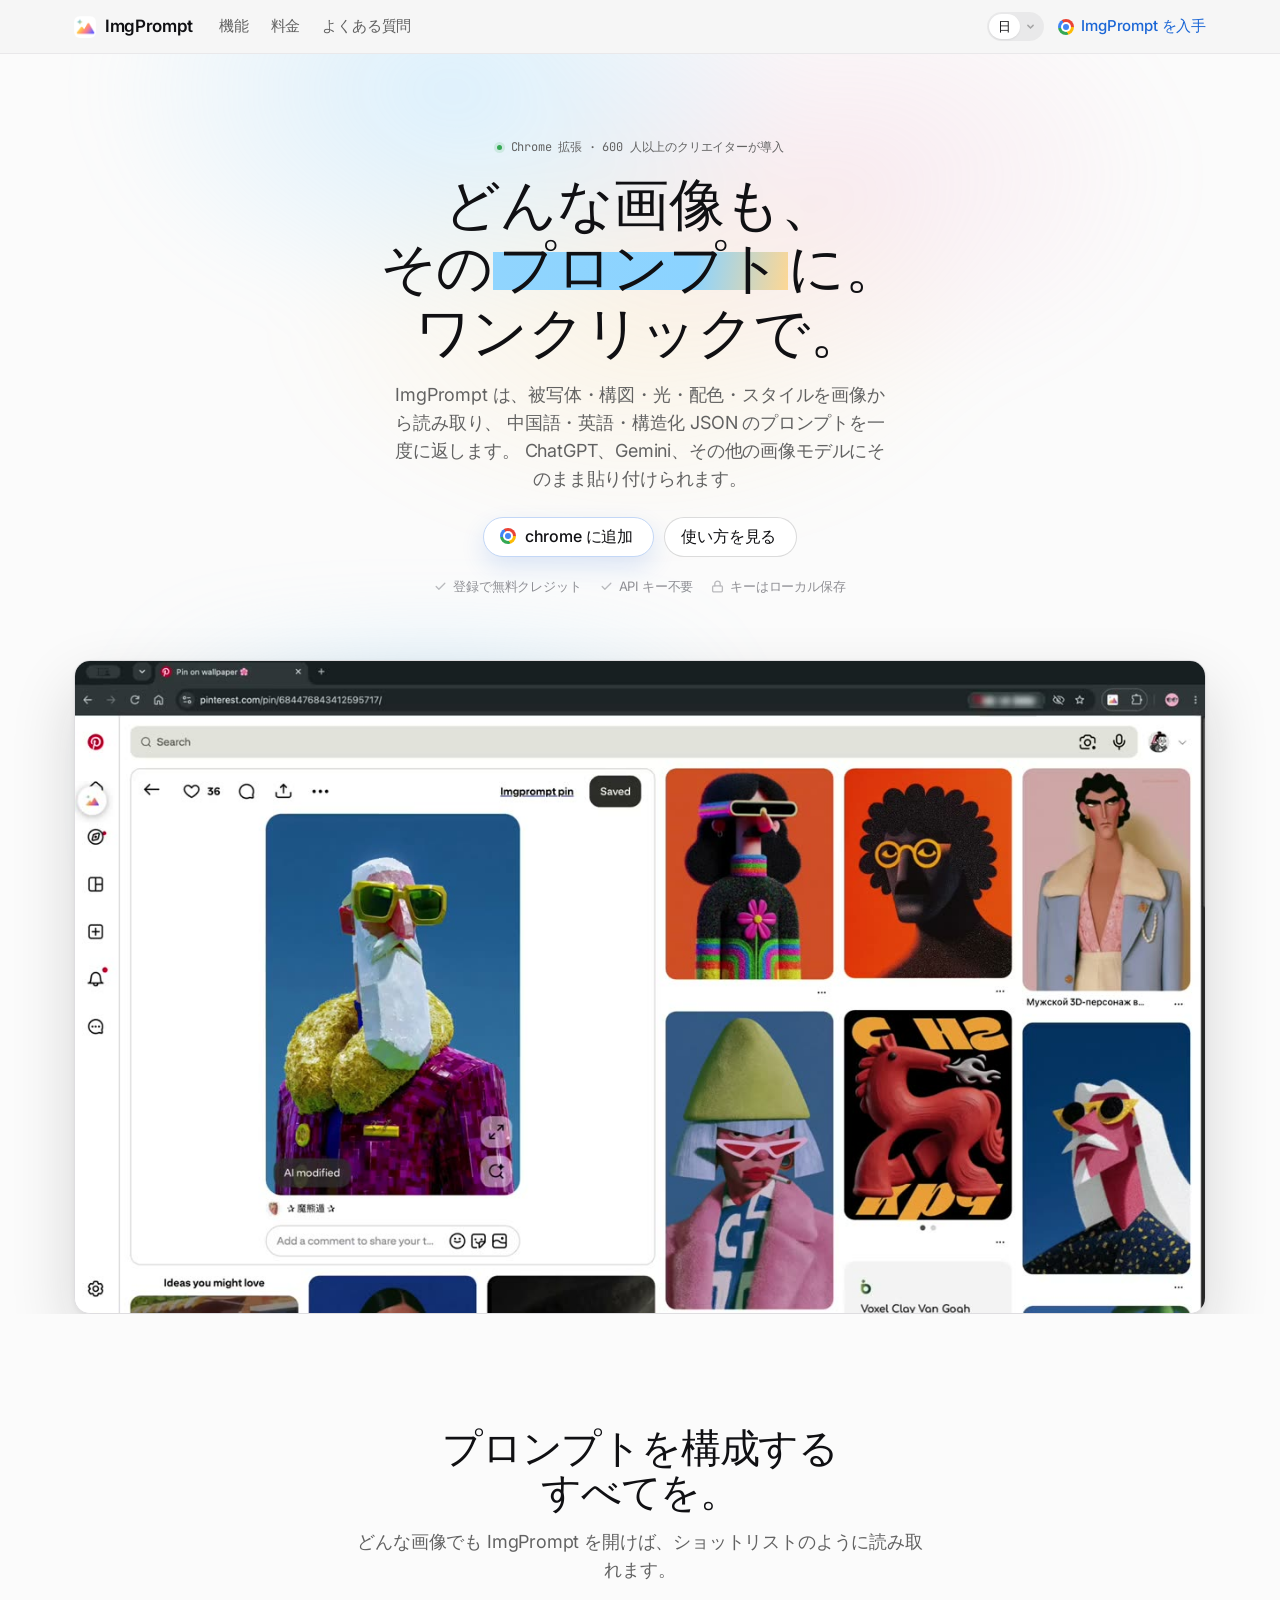
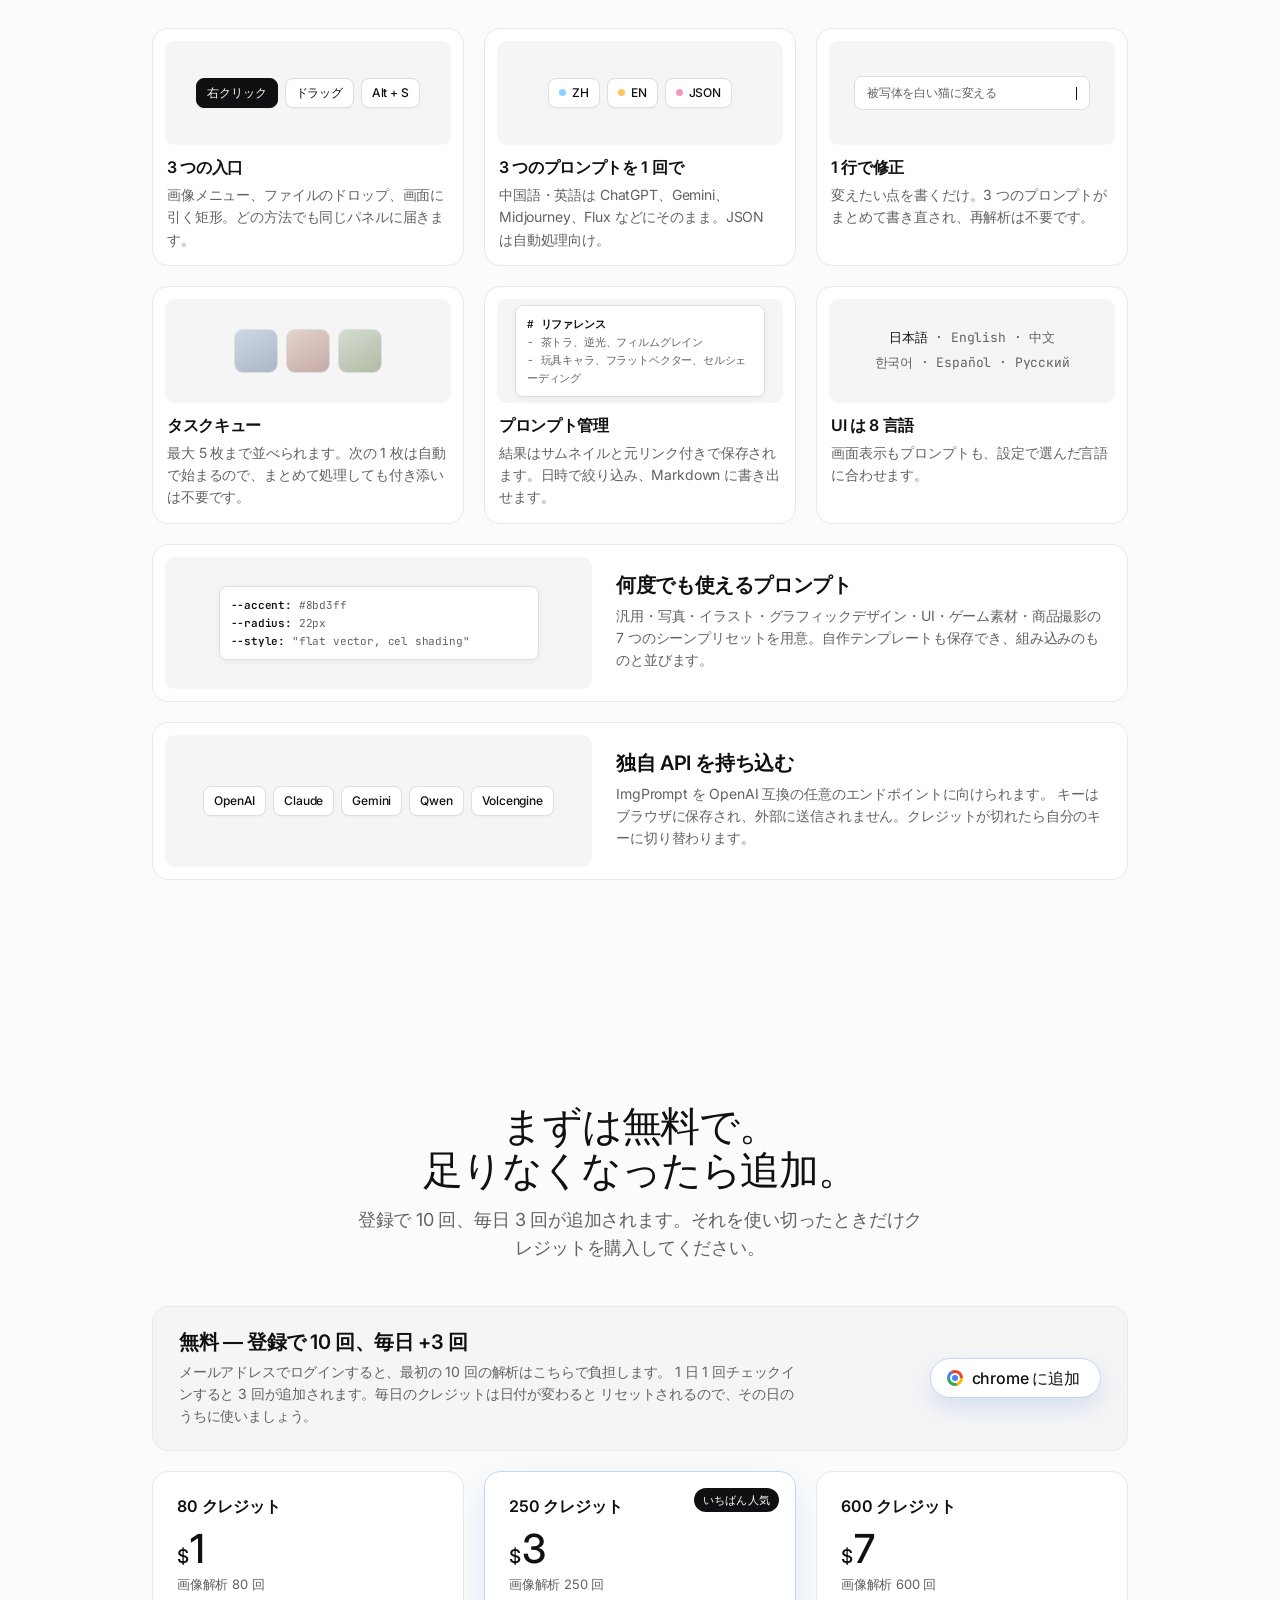
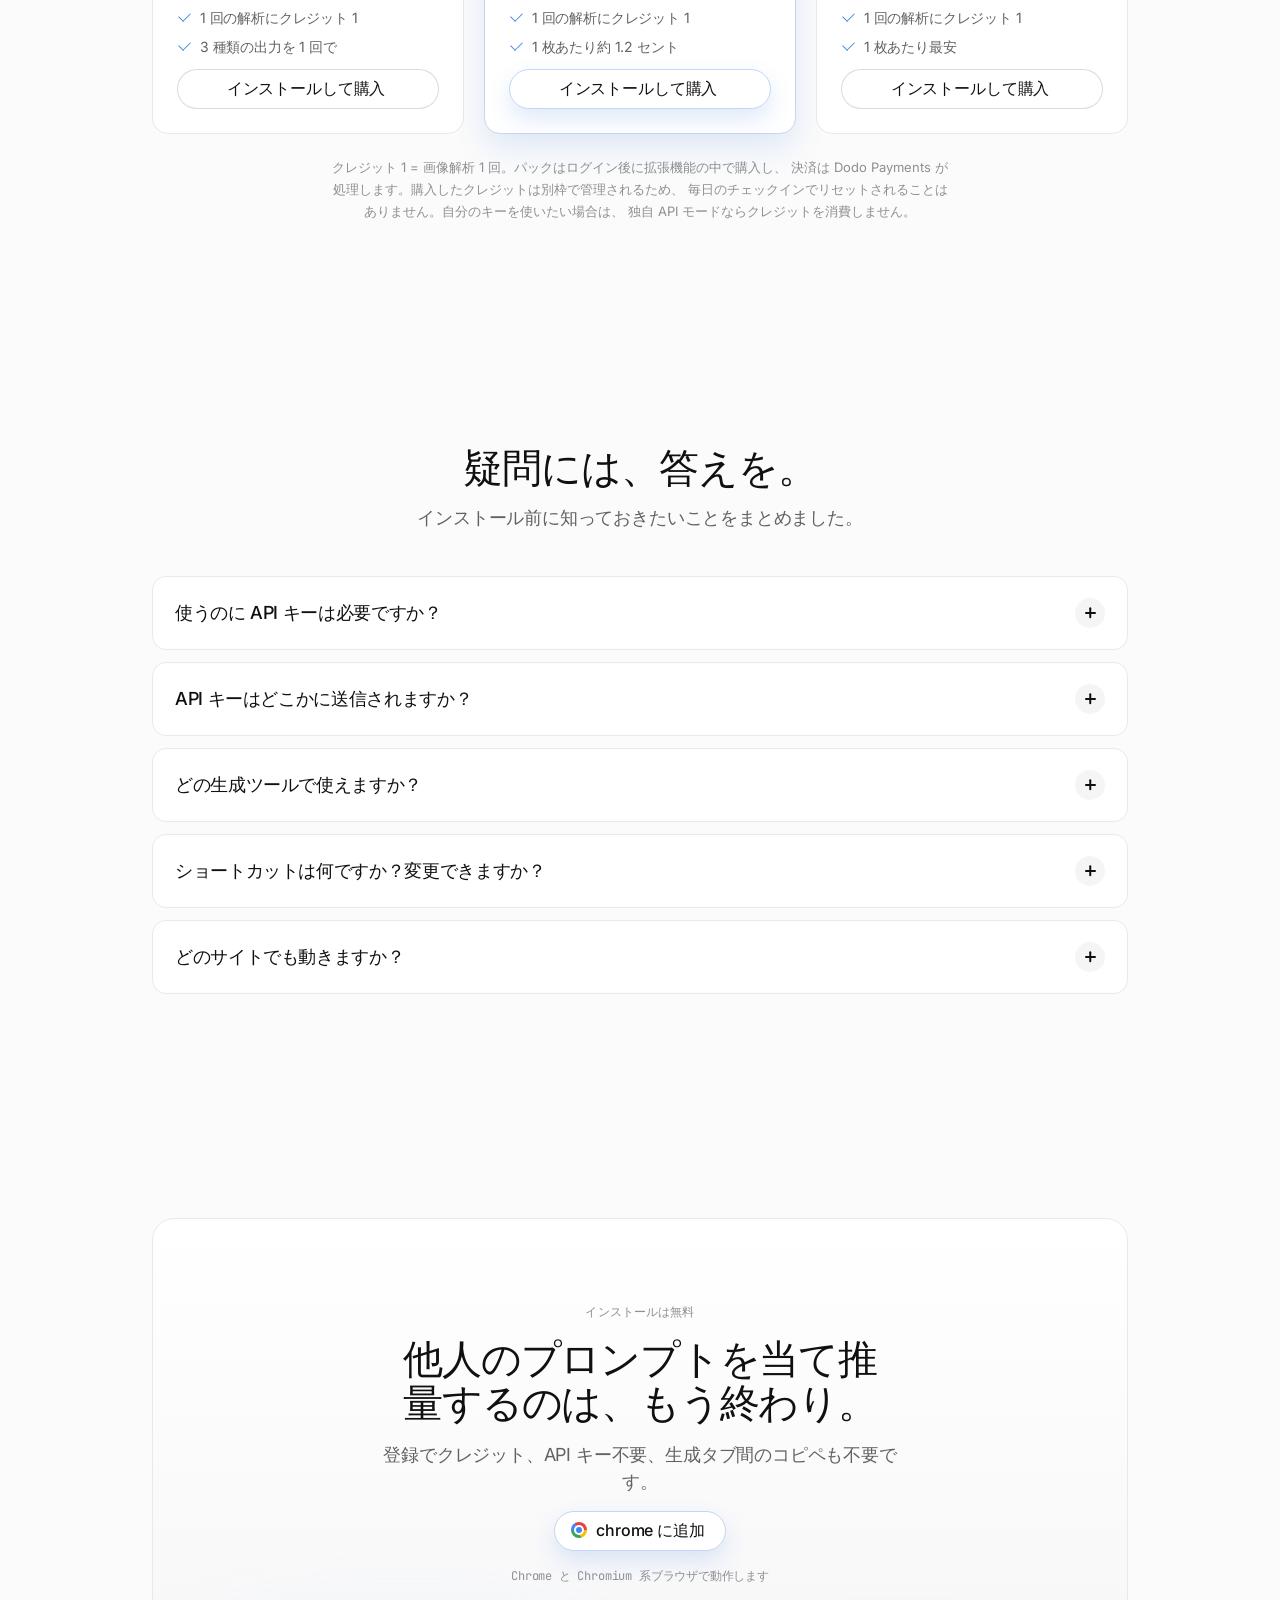
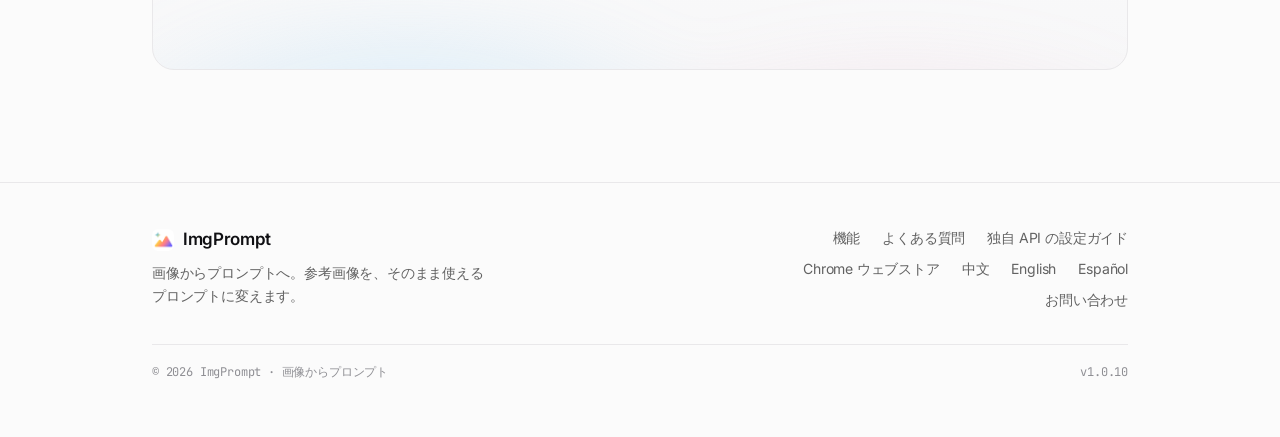
<file: ja/index.html>
<!doctype html>
<html lang="ja">
  <head>
    <meta charset="utf-8" />
    <meta name="viewport" content="width=device-width, initial-scale=1" />
    <script>
      /* 首次访问按浏览器语言选站：中文→/zh/、日文→/ja/、西语→/es/，其余一律英文。
         用户手动点过语言后就记下来，不再自动跳转。 */
      (function () {
        document.documentElement.classList.add("js");
        try {
          if (localStorage.getItem("imgprompt-lang") === "manual") return;
        } catch (e) {}
        // 站内跳转（点语言按钮、点页脚链接）尊重用户选择，不自动改回
        var ref = document.referrer;
        if (ref && ref.indexOf(location.origin + "/") === 0) return;
        var PATHS = {"en": "../", "zh": "../zh/", "ja": "./", "es": "../es/"};
        var CURRENT = "ja";
        // 只有英文根页做自动跳转。/zh/ /ja/ /es/ 永远直接返回自己的内容：
        // Googlebot 的语言是 en-US，若子页也跳，它抓这三页时会被弹回根页，
        // 这三页就永远收录不了。
        if (CURRENT !== "en") return;
        var langs = navigator.languages || [navigator.language || ""];
        var pick = "en";
        for (var i = 0; i < langs.length; i++) {
          var tag = String(langs[i]).toLowerCase();
          if (tag.indexOf("zh") === 0) { pick = "zh"; break; }
          if (tag.indexOf("ja") === 0) { pick = "ja"; break; }
          if (tag.indexOf("es") === 0) { pick = "es"; break; }
        }
        if (PATHS[pick] === PATHS[CURRENT]) return;
        var target = PATHS[pick] + location.hash;
        location.replace(target);
      })();
    </script>

    <title>画像をプロンプトに変換 — AI画像からプロンプト生成 | ImgPrompt</title>
    <meta
      name="description"
      content="画像をAIアート用プロンプトに変換する無料Chrome拡張。右クリック・ドラッグ＆ドロップ・Alt+Sで、中国語・英語・構造化JSONを同時取得。Midjourney や Stable Diffusion にそのまま使えます。APIキー不要。"
    />
    <meta
      name="keywords"
      content="画像からプロンプト,プロンプト生成,画像 プロンプト AI,AI アート プロンプト,Chrome 拡張,画像解析 JSON"
    />
    <meta name="author" content="ImgPrompt" />
    <meta name="robots" content="index, follow, max-image-preview:large" />
    <meta name="google-site-verification" content="HQPiVObpsAnf6p--8i5KSIjROrX5HFiJ_S6hut0hR_U" />
    <meta name="theme-color" content="#fbfbfb" />
    <link rel="icon" type="image/png" href="../assets/icon48.png" />
    <link rel="apple-touch-icon" href="../assets/icon128.png" />

    <!-- 公開後に仮ドメインを差し替えてからコメントを外してください -->
    <link rel="canonical" href="https://imgprompt.dev/ja/" />
    <link rel="alternate" hreflang="en" href="https://imgprompt.dev/" />
    <link rel="alternate" hreflang="zh-CN" href="https://imgprompt.dev/zh/" />
    <link rel="alternate" hreflang="ja" href="https://imgprompt.dev/ja/" />
    <link rel="alternate" hreflang="es" href="https://imgprompt.dev/es/" />
    <link rel="alternate" hreflang="x-default" href="https://imgprompt.dev/" />

    <meta property="og:type" content="website" />
    <meta property="og:site_name" content="ImgPrompt" />
    <meta property="og:locale" content="ja_JP" />
    <meta property="og:locale:alternate" content="en_US" />
    <meta property="og:locale:alternate" content="zh_CN" />
    <meta property="og:locale:alternate" content="es_ES" />
    <meta property="og:url" content="https://imgprompt.dev/ja/" />
    <meta property="og:title" content="画像をプロンプトに変換 — どんな画像でもプロンプトに" />
    <meta
      property="og:description"
      content="右クリック、ドラッグ＆ドロップ、Alt+S。中国語・英語・JSON を一度に。Midjourney / Stable Diffusion 対応、無料クレジット付き。"
    />
    <meta property="og:image" content="https://imgprompt.dev/assets/og-cover.jpg" />
    <meta property="og:image:width" content="1200" />
    <meta property="og:image:height" content="630" />
    <meta property="og:image:alt" content="ImgPrompt のパネルが Pinterest の画像から構造化 JSON プロンプトを返している画面" />
    <meta name="twitter:card" content="summary_large_image" />
    <meta name="twitter:title" content="画像をプロンプトに変換 — 無料 Chrome 拡張" />
    <meta
      name="twitter:description"
      content="画像からプロンプトへ。中国語 / 英語 / JSON を出力。Midjourney / Stable Diffusion 対応、APIキー不要。"
    />
    <meta name="twitter:image" content="https://imgprompt.dev/assets/og-cover.jpg" />

    <link rel="preconnect" href="https://fonts.googleapis.com" />
    <link rel="preconnect" href="https://fonts.gstatic.com" crossorigin />
    <link
      href="https://fonts.googleapis.com/css2?family=Inter:wght@400;500;600;700&family=Instrument+Serif:ital@0;1&family=JetBrains+Mono:wght@400;500&display=swap"
      rel="stylesheet"
    />
    <link rel="stylesheet" href="../assets/site.css" />

        <script type="application/ld+json">
{
  "@context": "https://schema.org",
  "@type": "SoftwareApplication",
  "name": "ImgPrompt",
  "alternateName": "ImgPrompt - Image to Prompt",
  "applicationCategory": "DesignApplication",
  "operatingSystem": "Chrome",
  "description": "ImgPrompt は、Web 上の画像・ローカル画像・スクリーンショットの範囲を解析して、中国語・英語・構造化 JSON のプロンプトを生成する Chrome 拡張です。",
  "url": "https://imgprompt.dev/ja/",
  "image": "https://imgprompt.dev/assets/og-cover.jpg",
  "inLanguage": [
    "zh-CN",
    "en",
    "ja",
    "ko",
    "es",
    "pt",
    "th",
    "ru"
  ],
  "offers": {
    "@type": "AggregateOffer",
    "lowPrice": "0",
    "highPrice": "7",
    "priceCurrency": "USD",
    "offerCount": "4",
    "description": "登録時の無料クレジットに加え、毎日のチェックインでもクレジットを獲得。クレジットパックは $1 から $7。"
  },
  "featureList": [
    "画像からプロンプトへの解析",
    "中国語 / 英語 / JSON 出力",
    "Alt+S 範囲キャプチャ",
    "ドラッグ＆ドロップ解析",
    "タスクキュー（最大 5 枚）",
    "Markdown 書き出し付きプロンプト管理",
    "OpenAI 互換の独自 API"
  ],
  "screenshot": "https://imgprompt.dev/assets/og-cover.jpg"
}
    </script>
    <script type="application/ld+json">
{
  "@context": "https://schema.org",
  "@type": "FAQPage",
  "inLanguage": "ja",
  "mainEntity": [
    {
      "@type": "Question",
      "name": "使うのに API キーは必要ですか？",
      "acceptedAnswer": {
        "@type": "Answer",
        "text": "いいえ。登録すると無料クレジットが付き、毎日のチェックインでも追加されるので、 インストール直後から解析できます。キーが必要になるのは、クレジットを使い切ったとき、 または自分のモデルを使いたいときだけです。"
      }
    },
    {
      "@type": "Question",
      "name": "API キーはどこかに送信されますか？",
      "acceptedAnswer": {
        "@type": "Answer",
        "text": "独自のキーはブラウザ内に保存され、サーバーへ同期されません。公式クレジットを使う場合、 画像は ImgPrompt の解析サービスへ送られます。独自 API を使う場合は、 設定したエンドポイントへ直接送られます。"
      }
    },
    {
      "@type": "Question",
      "name": "どの生成ツールで使えますか？",
      "acceptedAnswer": {
        "@type": "Answer",
        "text": "2 種類のプロンプトは、ChatGPT、Gemini などの対話型画像モデルでも、 Midjourney、Stable Diffusion、Flux、即梦、豆包、通义万相 でもそのまま使えます。 JSON 出力は構造化した保存や自動処理に向きます。"
      }
    },
    {
      "@type": "Question",
      "name": "ショートカットは何ですか？変更できますか？",
      "acceptedAnswer": {
        "@type": "Answer",
        "text": "既定は Alt / Option + S です。 変更するには chrome://extensions/shortcuts を開き、 そこでショートカットを設定し直してください。"
      }
    },
    {
      "@type": "Question",
      "name": "どのサイトでも動きますか？",
      "acceptedAnswer": {
        "@type": "Answer",
        "text": "はい。Chrome が拡張機能の実行を許可しているページなら、どこでもパネルが開きます。 ローカルファイルをそのままドロップしても解析できます。Chrome のストアページと 新しいタブページは、通常の例外です。"
      }
    }
  ]
}
    </script>
  </head>

  <body>
    <div class="nav-wrap">
      <header class="nav">
        <a class="brand" href="./" aria-label="ImgPrompt ホーム">
          <img src="../assets/icon48.png" alt="ImgPrompt アイコン" width="22" height="22" />
          <span class="brand-word">ImgPrompt</span>
        </a>

        <nav class="nav-links" aria-label="メインナビゲーション">
          <a href="#capabilities">機能</a>
          <a href="#pricing">料金</a>
          <a href="#faq">よくある質問</a>
        </nav>

        <div class="nav-right">
          <div class="lang" data-open="false">
            <button
              class="lang-btn"
              type="button"
              aria-expanded="false"
              aria-controls="lang-menu"
              aria-label="現在の言語：日本語。言語を変更"
            >
              <span class="lang-current">日</span>
              <svg class="chev" viewBox="0 0 12 12" fill="none" stroke="currentColor" stroke-width="2" stroke-linecap="round" aria-hidden="true"><path d="M2.5 4.5 6 8l3.5-3.5" /></svg>
            </button>
            <ul class="lang-menu" id="lang-menu" hidden>
              <li><a href="../" hreflang="en" lang="en">English</a></li>
              <li><a href="../zh/" hreflang="zh-CN" lang="zh-CN">中文</a></li>
              <li><a href="./" hreflang="ja" lang="ja" aria-current="page">日本語</a></li>
              <li><a href="../es/" hreflang="es" lang="es">Español</a></li>
            </ul>
          </div>
          <a
            class="nav-store"
            aria-label="Chrome ウェブストアで ImgPrompt を入手"
            href="https://chromewebstore.google.com/detail/imgprompt-ai-image-to-pro/bhgmhaiimnaionifidnajpaallbaadge"
            target="_blank"
            rel="noopener"
          >
            <span class="chrome-glyph" aria-hidden="true"></span>
            <span class="store-label">ImgPrompt を入手</span>
          </a>
        </div>
      </header>
    </div>

    <main>
      <section class="hero">
        <div class="shell hero-inner">
          <span class="eyebrow">
            <span class="dot" aria-hidden="true"></span>
            Chrome 拡張 · 600 人以上のクリエイターが導入
          </span>

          <h1>
            どんな画像も、<br />
            その<span class="hl">プロンプト</span>に。<br />
            ワンクリックで。
          </h1>

          <p class="lede">
            ImgPrompt は、被写体・構図・光・配色・スタイルを画像から読み取り、
            中国語・英語・構造化 JSON のプロンプトを一度に返します。
            ChatGPT、Gemini、その他の画像モデルにそのまま貼り付けられます。
          </p>

          <div class="hero-actions">
            <a
              class="btn btn-primary"
              href="https://chromewebstore.google.com/detail/imgprompt-ai-image-to-pro/bhgmhaiimnaionifidnajpaallbaadge"
              target="_blank"
              rel="noopener"
            >
              <span class="chrome-glyph" aria-hidden="true"></span>
              chrome に追加
            </a>
            <a class="btn btn-ghost" href="#capabilities">使い方を見る</a>
          </div>

          <div class="hero-notes">
            <span>
              <svg viewBox="0 0 24 24" fill="none" stroke="currentColor" stroke-width="2.4" stroke-linecap="round" stroke-linejoin="round" aria-hidden="true"><polyline points="20 6 9 17 4 12" /></svg>
              登録で無料クレジット
            </span>
            <span>
              <svg viewBox="0 0 24 24" fill="none" stroke="currentColor" stroke-width="2.4" stroke-linecap="round" stroke-linejoin="round" aria-hidden="true"><polyline points="20 6 9 17 4 12" /></svg>
              API キー不要
            </span>
            <span>
              <svg viewBox="0 0 24 24" fill="none" stroke="currentColor" stroke-width="2.4" stroke-linecap="round" stroke-linejoin="round" aria-hidden="true"><rect x="3" y="11" width="18" height="11" rx="2" /><path d="M7 11V7a5 5 0 0 1 10 0v4" /></svg>
              キーはローカル保存
            </span>
          </div>
        </div>

        <div class="stage">
          <div class="stage-glow" aria-hidden="true"></div>

          <div class="hero-demo">
            <video
              class="hero-media"
              src="../assets/hero-demo.mp4"
              poster="../assets/hero-poster.jpg"
              width="1920"
              height="1108"
              autoplay
              muted
              loop
              playsinline
              preload="metadata"
              aria-label="ImgPrompt が Pinterest の画像を解析し、パネルに中国語・英語・JSON のプロンプトを返す様子"
            ></video>
          </div>
        </div>
      </section>

      <section class="section" id="capabilities">
        <div class="shell">
          <div class="section-head reveal">
            <h2>プロンプトを構成する<br />すべてを。</h2>
            <p class="lede">
              どんな画像でも ImgPrompt を開けば、ショットリストのように読み取れます。
            </p>
          </div>

          <div class="feat-grid reveal">
            <article class="feat">
              <div class="shot">
                <div class="s-row">
                  <span class="s-chip" data-on="true">右クリック</span>
                  <span class="s-chip">ドラッグ</span>
                  <span class="s-chip">Alt + S</span>
                </div>
              </div>
              <div class="feat-copy">
                <h3>3 つの入口</h3>
                <p>画像メニュー、ファイルのドロップ、画面に引く矩形。どの方法でも同じパネルに届きます。</p>
              </div>
            </article>

            <article class="feat">
              <div class="shot">
                <div class="s-row">
                  <span class="s-chip"><i class="s-dot cyan"></i>ZH</span>
                  <span class="s-chip"><i class="s-dot amber"></i>EN</span>
                  <span class="s-chip"><i class="s-dot pink"></i>JSON</span>
                </div>
              </div>
              <div class="feat-copy">
                <h3>3 つのプロンプトを 1 回で</h3>
                <p>中国語・英語は ChatGPT、Gemini、Midjourney、Flux などにそのまま。JSON は自動処理向け。</p>
              </div>
            </article>

            <article class="feat">
              <div class="shot">
                <div class="s-field">
                  <span class="s-field-text">被写体を白い猫に変える</span>
                  <span class="caret" aria-hidden="true"></span>
                </div>
              </div>
              <div class="feat-copy">
                <h3>1 行で修正</h3>
                <p>変えたい点を書くだけ。3 つのプロンプトがまとめて書き直され、再解析は不要です。</p>
              </div>
            </article>

            <article class="feat">
              <div class="shot">
                <div class="s-stack">
                  <span class="s-thumb"></span>
                  <span class="s-thumb"></span>
                  <span class="s-thumb"></span>
                </div>
              </div>
              <div class="feat-copy">
                <h3>タスクキュー</h3>
                <p>最大 5 枚まで並べられます。次の 1 枚は自動で始まるので、まとめて処理しても付き添いは不要です。</p>
              </div>
            </article>

            <article class="feat">
              <div class="shot">
                <div class="s-doc">
                  <b># リファレンス</b><br />
                  - 茶トラ、逆光、フィルムグレイン<br />
                  - 玩具キャラ、フラットベクター、セルシェーディング
                </div>
              </div>
              <div class="feat-copy">
                <h3>プロンプト管理</h3>
                <p>結果はサムネイルと元リンク付きで保存されます。日時で絞り込み、Markdown に書き出せます。</p>
              </div>
            </article>

            <article class="feat">
              <div class="shot">
                <div class="s-langs">
                  <b>日本語</b> · English · 中文<br />
                  한국어 · Español · Русский
                </div>
              </div>
              <div class="feat-copy">
                <h3>UI は 8 言語</h3>
                <p>画面表示もプロンプトも、設定で選んだ言語に合わせます。</p>
              </div>
            </article>

            <article class="feat feat-wide">
              <div class="shot">
                <div class="s-doc" style="max-width: 320px">
                  <b>--accent:</b> #8bd3ff<br />
                  <b>--radius:</b> 22px<br />
                  <b>--style:</b> "flat vector, cel shading"
                </div>
              </div>
              <div class="feat-copy">
                <h3>何度でも使えるプロンプト</h3>
                <p>
                  汎用・写真・イラスト・グラフィックデザイン・UI・ゲーム素材・商品撮影の
                  7 つのシーンプリセットを用意。自作テンプレートも保存でき、組み込みのものと並びます。
                </p>
              </div>
            </article>

            <article class="feat feat-wide">
              <div class="shot">
                <div class="s-row">
                  <span class="s-chip">OpenAI</span>
                  <span class="s-chip">Claude</span>
                  <span class="s-chip">Gemini</span>
                  <span class="s-chip">Qwen</span>
                  <span class="s-chip">Volcengine</span>
                </div>
              </div>
              <div class="feat-copy">
                <h3>独自 API を持ち込む</h3>
                <p>
                  ImgPrompt を OpenAI 互換の任意のエンドポイントに向けられます。
                  キーはブラウザに保存され、外部に送信されません。クレジットが切れたら自分のキーに切り替わります。
                </p>
              </div>
            </article>
          </div>
        </div>
      </section>

      <section class="section" id="pricing">
        <div class="shell">
          <div class="section-head reveal">
            <h2>まずは無料で。<br />足りなくなったら追加。</h2>
            <p class="lede">
              登録で 10 回、毎日 3 回が追加されます。それを使い切ったときだけクレジットを購入してください。
            </p>
          </div>

          <div class="price-free reveal">
            <div class="price-free-copy">
              <h3>無料 — 登録で 10 回、毎日 +3 回</h3>
              <p>
                メールアドレスでログインすると、最初の 10 回の解析はこちらで負担します。
                1 日 1 回チェックインすると 3 回が追加されます。毎日のクレジットは日付が変わると
                リセットされるので、その日のうちに使いましょう。
              </p>
            </div>
            <a
              class="btn btn-primary"
              href="https://chromewebstore.google.com/detail/imgprompt-ai-image-to-pro/bhgmhaiimnaionifidnajpaallbaadge"
              target="_blank"
              rel="noopener"
            >
              <span class="chrome-glyph" aria-hidden="true"></span>
              chrome に追加
            </a>
          </div>

          <div class="price-grid reveal">
            <article class="price">
              <h3>80 クレジット</h3>
              <div class="price-num"><span class="cur">$</span>1</div>
              <p class="price-per">画像解析 80 回</p>
              <ul class="price-list">
                <li>1 回の解析にクレジット 1</li>
                <li>3 種類の出力を 1 回で</li>
              </ul>
              <a
                class="btn btn-ghost price-btn"
                href="https://chromewebstore.google.com/detail/imgprompt-ai-image-to-pro/bhgmhaiimnaionifidnajpaallbaadge"
                target="_blank"
                rel="noopener"
                >インストールして購入</a
              >
            </article>

            <article class="price" data-featured="true">
              <span class="price-badge">いちばん人気</span>
              <h3>250 クレジット</h3>
              <div class="price-num"><span class="cur">$</span>3</div>
              <p class="price-per">画像解析 250 回</p>
              <ul class="price-list">
                <li>1 回の解析にクレジット 1</li>
                <li>1 枚あたり約 1.2 セント</li>
              </ul>
              <a
                class="btn btn-primary price-btn"
                href="https://chromewebstore.google.com/detail/imgprompt-ai-image-to-pro/bhgmhaiimnaionifidnajpaallbaadge"
                target="_blank"
                rel="noopener"
                >インストールして購入</a
              >
            </article>

            <article class="price">
              <h3>600 クレジット</h3>
              <div class="price-num"><span class="cur">$</span>7</div>
              <p class="price-per">画像解析 600 回</p>
              <ul class="price-list">
                <li>1 回の解析にクレジット 1</li>
                <li>1 枚あたり最安</li>
              </ul>
              <a
                class="btn btn-ghost price-btn"
                href="https://chromewebstore.google.com/detail/imgprompt-ai-image-to-pro/bhgmhaiimnaionifidnajpaallbaadge"
                target="_blank"
                rel="noopener"
                >インストールして購入</a
              >
            </article>
          </div>

          <p class="price-fine">
            クレジット 1 = 画像解析 1 回。パックはログイン後に拡張機能の中で購入し、
            決済は Dodo Payments が処理します。購入したクレジットは別枠で管理されるため、
            毎日のチェックインでリセットされることはありません。自分のキーを使いたい場合は、
            独自 API モードならクレジットを消費しません。
          </p>
        </div>
      </section>

      <section class="section" id="faq">
        <div class="shell">
          <div class="section-head reveal">
            <h2>疑問には、答えを。</h2>
            <p class="lede">インストール前に知っておきたいことをまとめました。</p>
          </div>

          <div class="faq reveal">
            <details class="qa">
              <summary>
                <span class="q">使うのに API キーは必要ですか？</span>
                <span class="caret" aria-hidden="true"></span>
              </summary>
              <div class="qa-body">
                いいえ。登録すると無料クレジットが付き、毎日のチェックインでも追加されるので、
                インストール直後から解析できます。キーが必要になるのは、クレジットを使い切ったとき、
                または自分のモデルを使いたいときだけです。
              </div>
            </details>

            <details class="qa">
              <summary>
                <span class="q">API キーはどこかに送信されますか？</span>
                <span class="caret" aria-hidden="true"></span>
              </summary>
              <div class="qa-body">
                独自のキーはブラウザ内に保存され、サーバーへ同期されません。公式クレジットを使う場合、
                画像は ImgPrompt の解析サービスへ送られます。独自 API を使う場合は、
                設定したエンドポイントへ直接送られます。
              </div>
            </details>

            <details class="qa">
              <summary>
                <span class="q">どの生成ツールで使えますか？</span>
                <span class="caret" aria-hidden="true"></span>
              </summary>
              <div class="qa-body">
                2 種類のプロンプトは、ChatGPT、Gemini などの対話型画像モデルでも、
                Midjourney、Stable Diffusion、Flux、即梦、豆包、通义万相 でもそのまま使えます。
                JSON 出力は構造化した保存や自動処理に向きます。
              </div>
            </details>

            <details class="qa">
              <summary>
                <span class="q">ショートカットは何ですか？変更できますか？</span>
                <span class="caret" aria-hidden="true"></span>
              </summary>
              <div class="qa-body">
                既定は <kbd>Alt</kbd> / <kbd>Option</kbd> + <kbd>S</kbd> です。
                変更するには <code>chrome://extensions/shortcuts</code> を開き、
                そこでショートカットを設定し直してください。
              </div>
            </details>

            <details class="qa">
              <summary>
                <span class="q">どのサイトでも動きますか？</span>
                <span class="caret" aria-hidden="true"></span>
              </summary>
              <div class="qa-body">
                はい。Chrome が拡張機能の実行を許可しているページなら、どこでもパネルが開きます。
                ローカルファイルをそのままドロップしても解析できます。Chrome のストアページと
                新しいタブページは、通常の例外です。
              </div>
            </details>
          </div>
        </div>
      </section>

      <section class="section">
        <div class="shell">
          <div class="cta reveal">
            <span class="tag">インストールは無料</span>
            <h2>他人のプロンプトを当て推量するのは、もう終わり。</h2>
            <p>
              登録でクレジット、API キー不要、生成タブ間のコピペも不要です。
            </p>
            <a
              class="btn btn-primary"
              href="https://chromewebstore.google.com/detail/imgprompt-ai-image-to-pro/bhgmhaiimnaionifidnajpaallbaadge"
              target="_blank"
              rel="noopener"
            >
              <span class="chrome-glyph" aria-hidden="true"></span>
              chrome に追加
            </a>
            <span class="fine">Chrome と Chromium 系ブラウザで動作します</span>
          </div>
        </div>
      </section>
    </main>

    <footer class="footer">
      <div class="shell">
        <div class="foot-top">
          <div class="foot-brand">
            <a class="brand" href="./">
              <img src="../assets/icon48.png" alt="ImgPrompt アイコン" width="22" height="22" />
              <span class="brand-word">ImgPrompt</span>
            </a>
            <p>画像からプロンプトへ。参考画像を、そのまま使えるプロンプトに変えます。</p>
          </div>

          <div class="foot-links">
            <a href="#capabilities">機能</a>
            <a href="#faq">よくある質問</a>
            <a
              href="https://imgdev.notion.site/ImgPrompt-Custom-API-Setup-Guide-34ac7b4f4e24806f8f33f0667fe87bc4?source=copy_link"
              target="_blank"
              rel="noopener"
              >独自 API の設定ガイド</a
            >
            <a
              href="https://chromewebstore.google.com/detail/imgprompt-ai-image-to-pro/bhgmhaiimnaionifidnajpaallbaadge"
              target="_blank"
              rel="noopener"
              >Chrome ウェブストア</a
            >
            <a href="../zh/" hreflang="zh-CN">中文</a>
            <a href="../" hreflang="en">English</a>
            <a href="../es/" hreflang="es">Español</a>
            <a href="mailto:ooooop2011@gmail.com">お問い合わせ</a>
          </div>
        </div>

        <div class="foot-bottom">
          <span>© 2026 ImgPrompt · 画像からプロンプト</span>
          <span>v1.0.10</span>
        </div>
      </div>
    </footer>

    <script>
      /* 语言菜单：点按钮展开，点外部或按 Esc 收起；点了语言就记下"手动选择"，不再自动跳站 */
      (function () {
        var wrap = document.querySelector(".lang");
        if (!wrap) return;
        var btn = wrap.querySelector(".lang-btn");
        var menu = wrap.querySelector(".lang-menu");

        function setOpen(open) {
          wrap.setAttribute("data-open", open ? "true" : "false");
          btn.setAttribute("aria-expanded", open ? "true" : "false");
          if (open) menu.removeAttribute("hidden");
          else menu.setAttribute("hidden", "");
        }

        btn.addEventListener("click", function (e) {
          e.stopPropagation();
          setOpen(wrap.getAttribute("data-open") !== "true");
        });

        document.addEventListener("click", function (e) {
          if (!wrap.contains(e.target)) setOpen(false);
        });

        document.addEventListener("keydown", function (e) {
          if (e.key === "Escape" && wrap.getAttribute("data-open") === "true") {
            setOpen(false);
            btn.focus();
          }
        });

        menu.addEventListener("click", function (e) {
          if (e.target.closest("a")) {
            try {
              localStorage.setItem("imgprompt-lang", "manual");
            } catch (err) {}
          }
        });
      })();

      (function () {
        var els = document.querySelectorAll(".reveal");
        if (!("IntersectionObserver" in window)) {
          els.forEach(function (el) {
            el.classList.add("in");
          });
          return;
        }
        var io = new IntersectionObserver(
          function (entries) {
            entries.forEach(function (e) {
              if (e.isIntersecting) {
                e.target.classList.add("in");
                io.unobserve(e.target);
              }
            });
          },
          { rootMargin: "0px 0px -6% 0px", threshold: 0.06 }
        );
        els.forEach(function (el, i) {
          el.style.transitionDelay = Math.min(i % 5, 4) * 50 + "ms";
          io.observe(el);
        });
      })();

      /* ヒーロー動画：画面外では停止して省電力。動きを減らす設定ではポスターのみ表示 */
      (function () {
        var v = document.querySelector(".hero-media");
        if (!v) return;
        if (window.matchMedia("(prefers-reduced-motion: reduce)").matches) {
          v.removeAttribute("autoplay");
          v.pause();
          return;
        }
        if (!("IntersectionObserver" in window)) return;
        new IntersectionObserver(function (entries) {
          entries.forEach(function (e) {
            if (e.isIntersecting) {
              var p = v.play();
              if (p && p.catch) p.catch(function () {});
            } else {
              v.pause();
            }
          });
        }, { threshold: 0.25 }).observe(v);
      })();
    </script>
  </body>
</html>
</file>
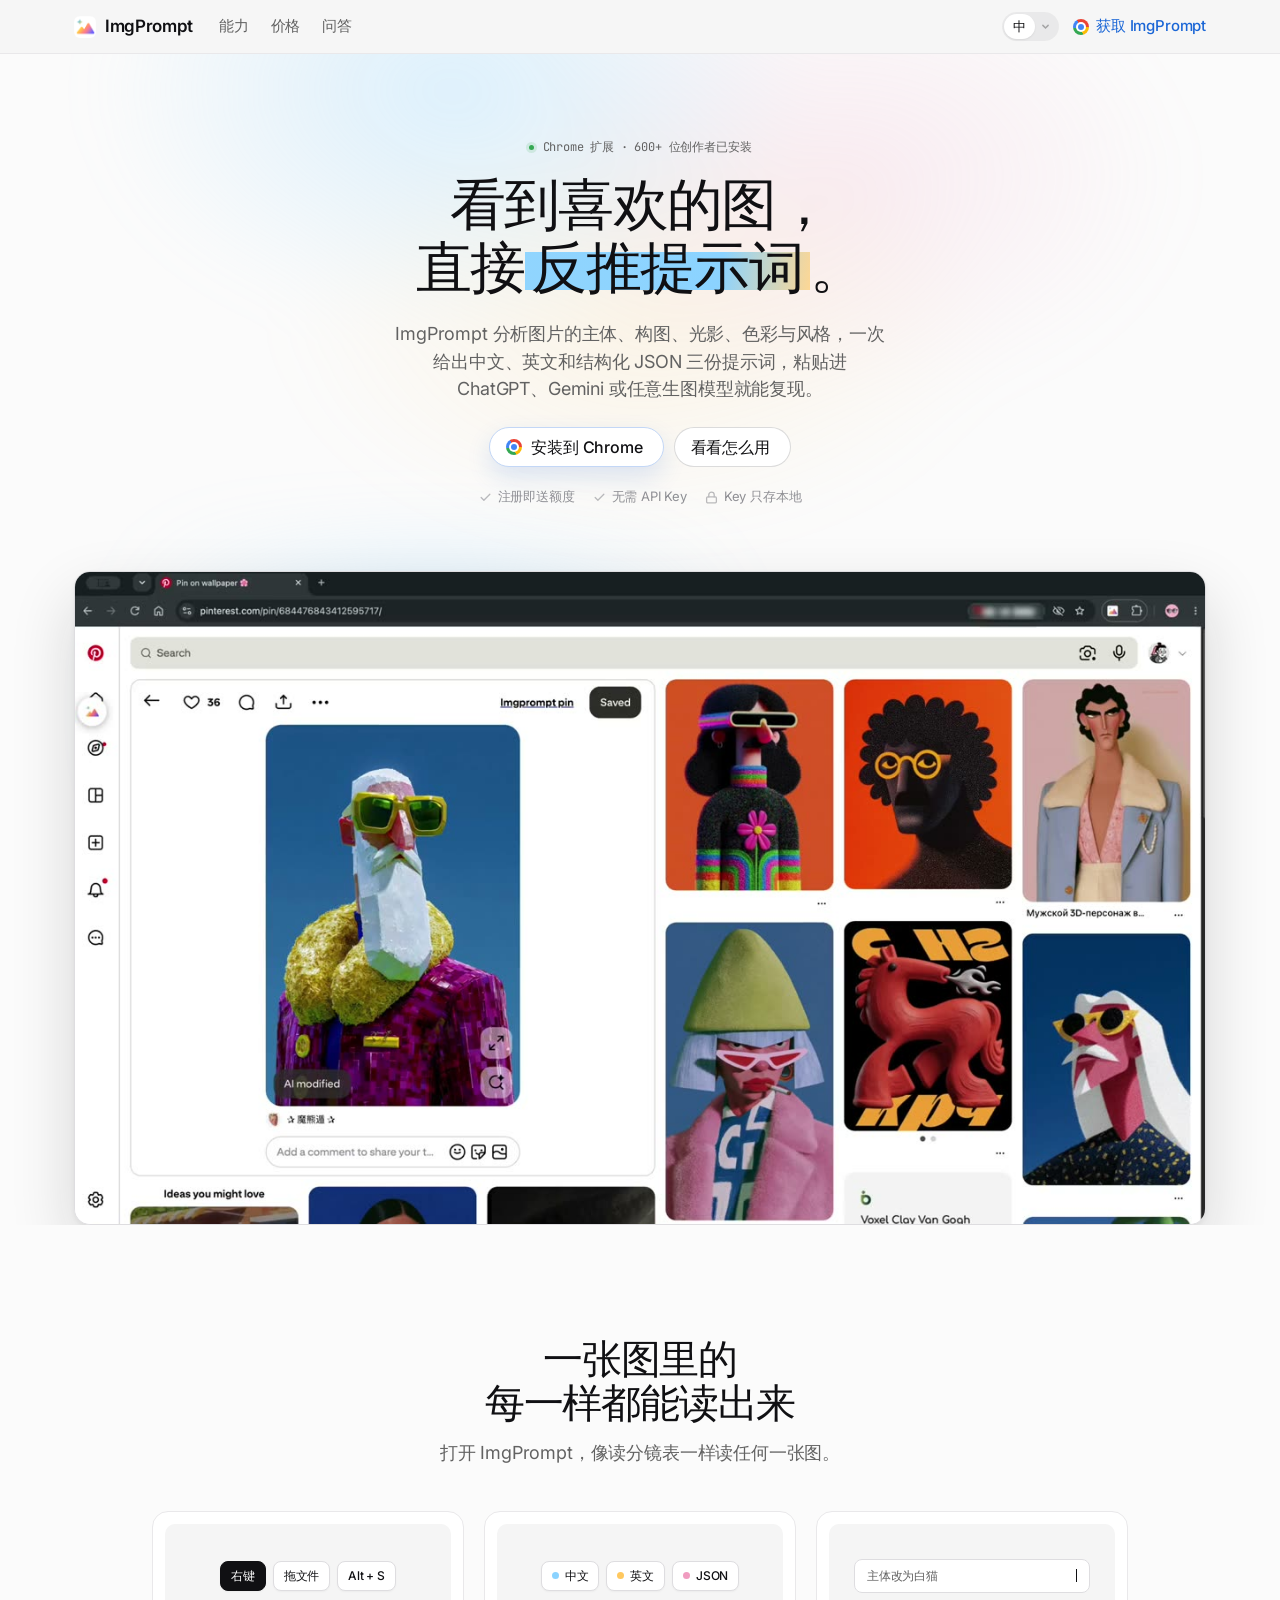
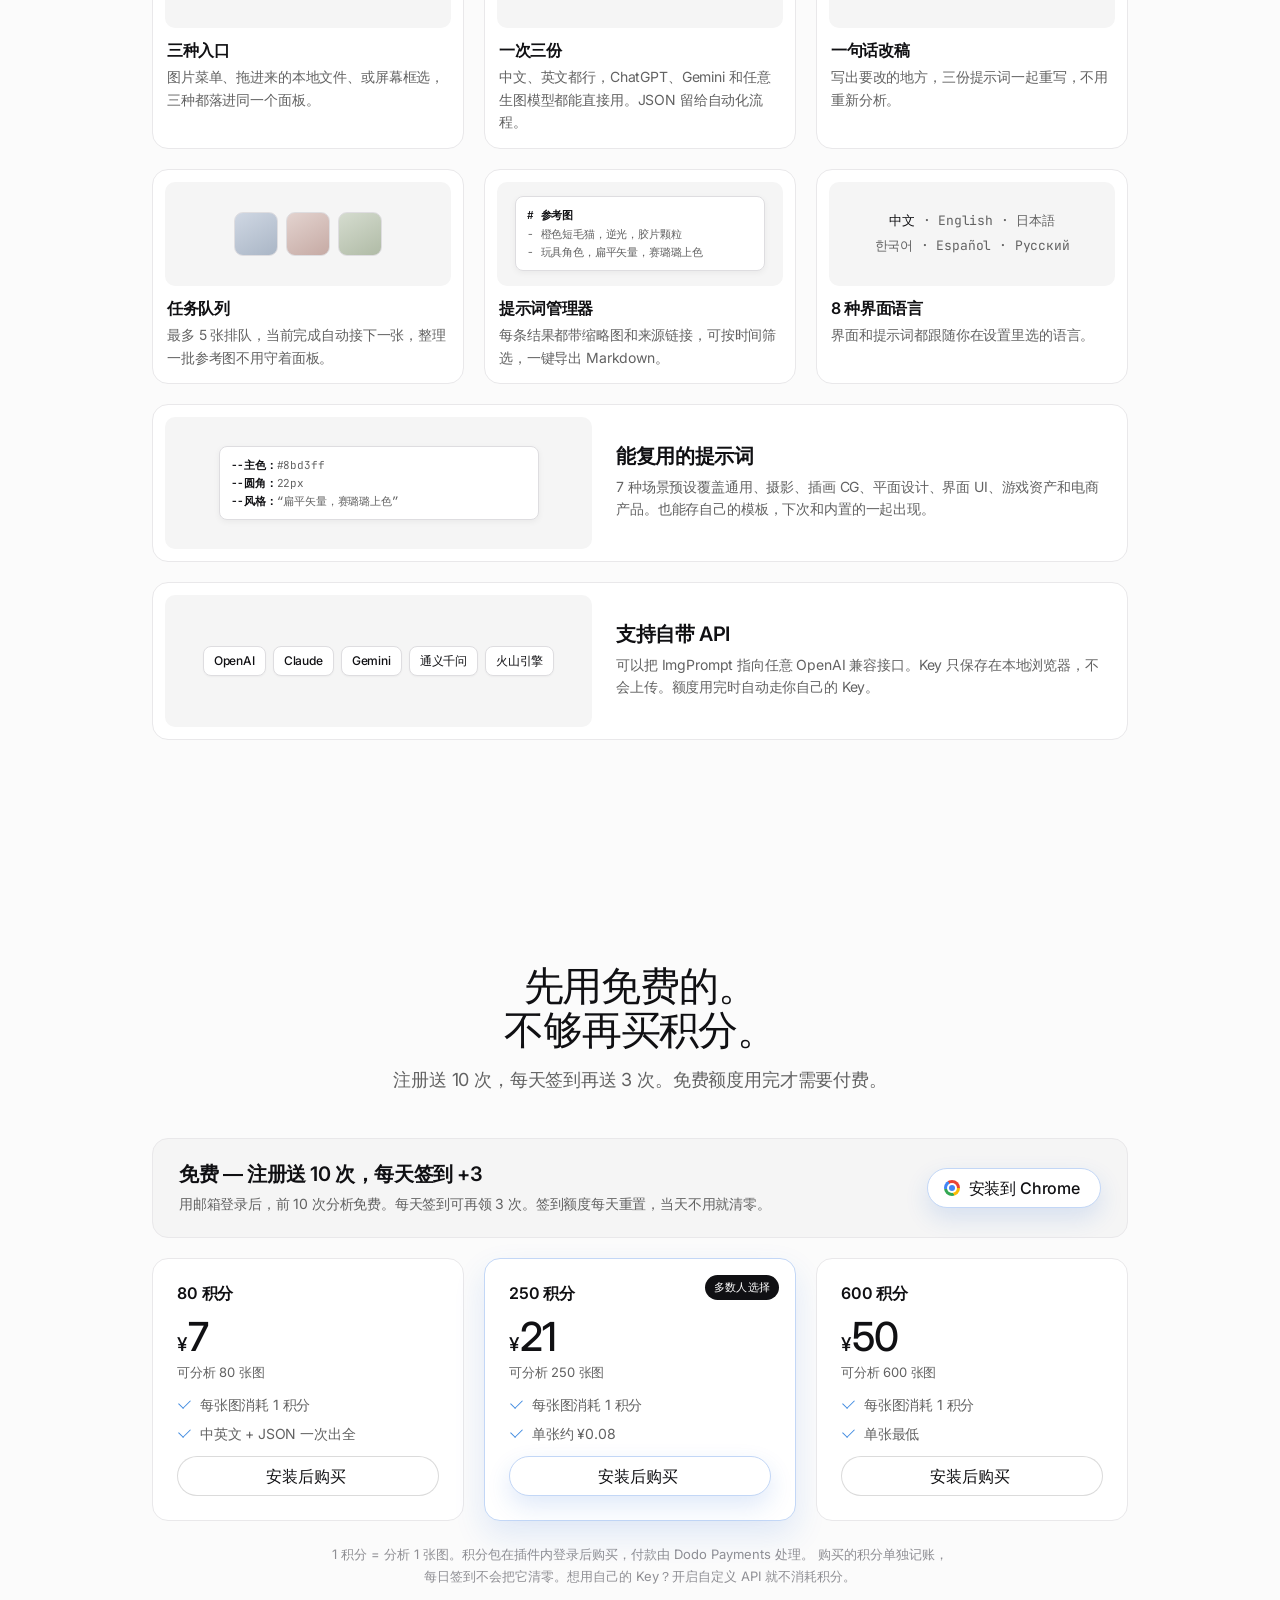
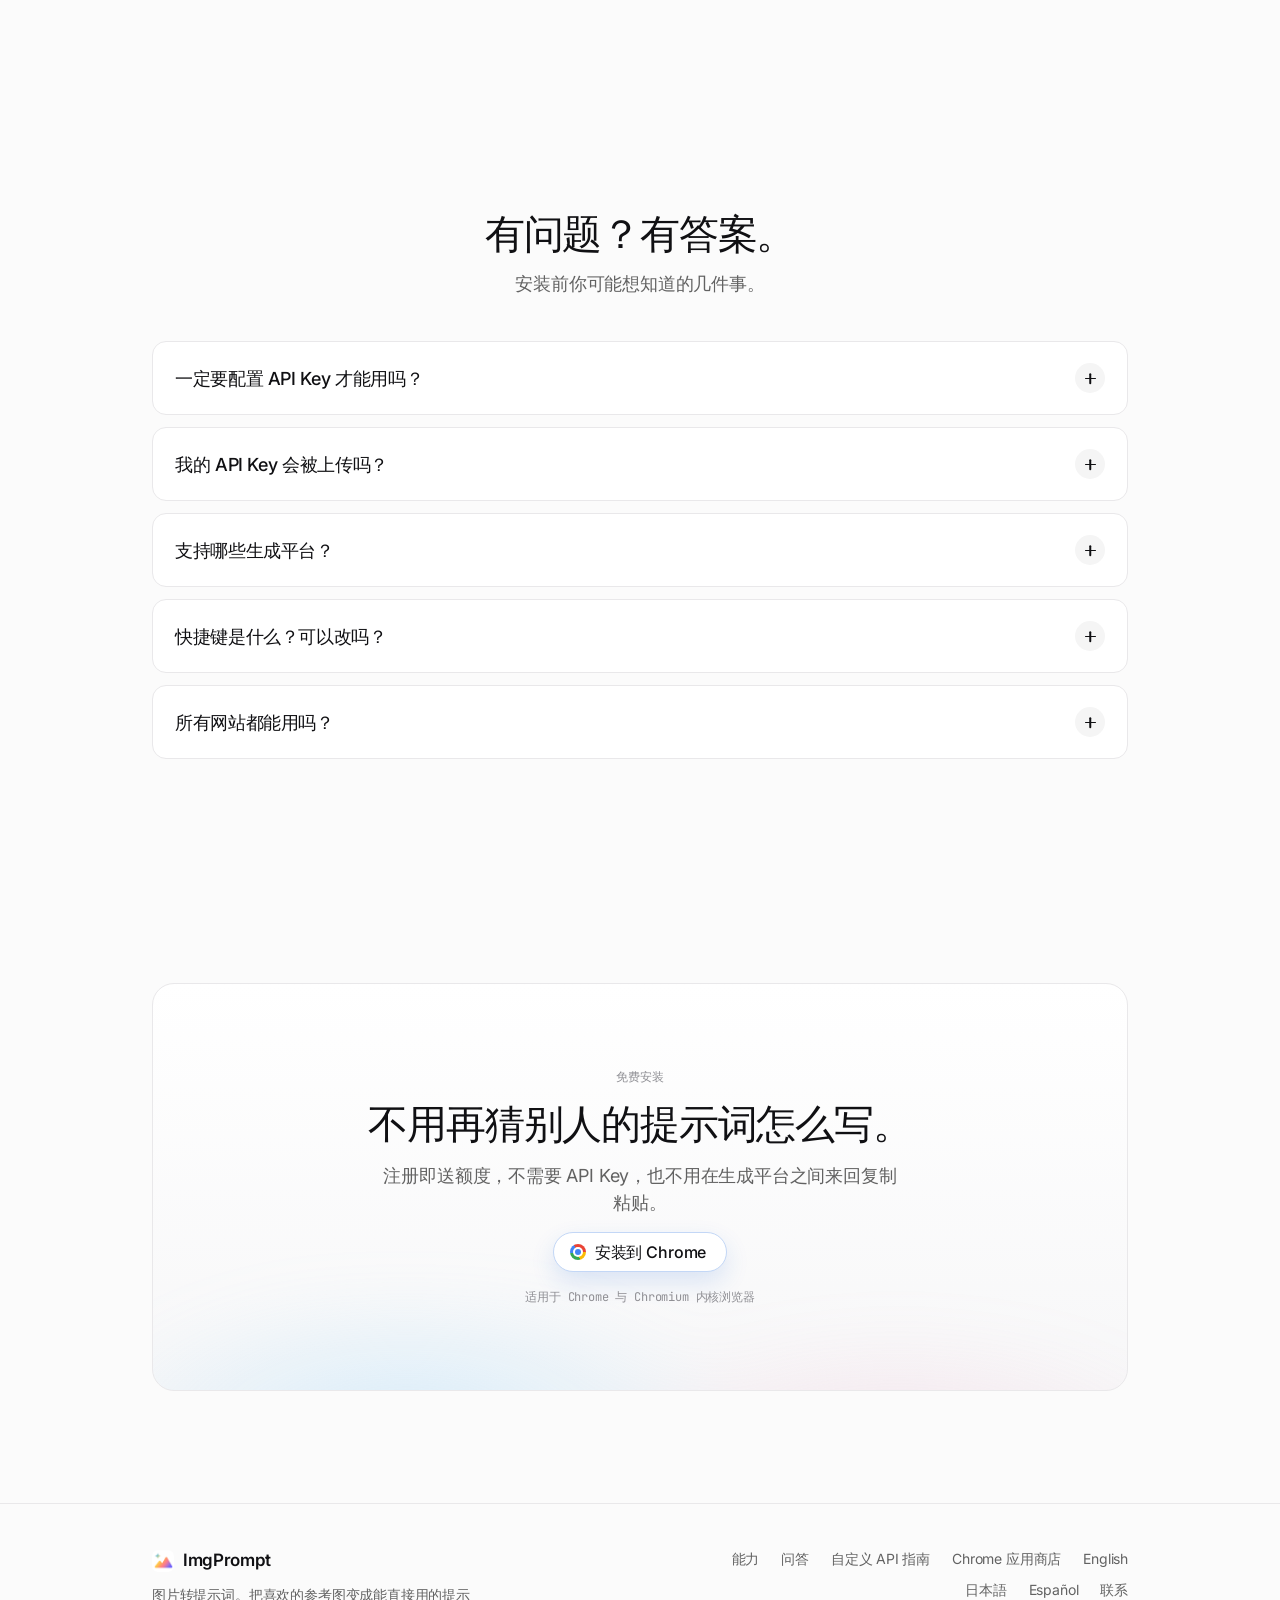
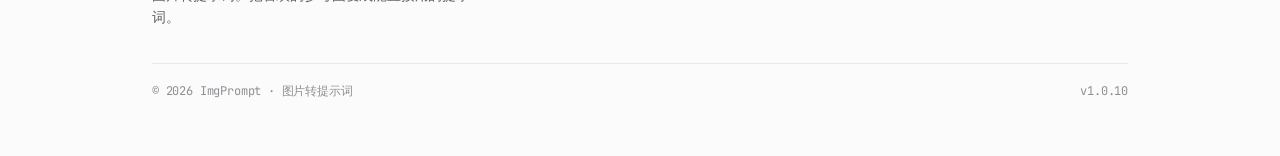
<file: zh/index.html>
<!doctype html>
<html lang="zh-CN">
  <head>
    <meta charset="utf-8" />
    <meta name="viewport" content="width=device-width, initial-scale=1" />
    <script>
      /* 首次访问按浏览器语言选站：中文→/zh/、日文→/ja/、西语→/es/，其余一律英文。
         用户手动点过语言后就记下来，不再自动跳转。 */
      (function () {
        document.documentElement.classList.add("js");
        try {
          if (localStorage.getItem("imgprompt-lang") === "manual") return;
        } catch (e) {}
        // 站内跳转（点语言按钮、点页脚链接）尊重用户选择，不自动改回
        var ref = document.referrer;
        if (ref && ref.indexOf(location.origin + "/") === 0) return;
        var PATHS = {"en": "../", "zh": "./", "ja": "../ja/", "es": "../es/"};
        var CURRENT = "zh-CN";
        // 只有英文根页做自动跳转。/zh/ /ja/ /es/ 永远直接返回自己的内容：
        // Googlebot 的语言是 en-US，若子页也跳，它抓这三页时会被弹回根页，
        // 这三页就永远收录不了。
        if (CURRENT !== "en") return;
        var langs = navigator.languages || [navigator.language || ""];
        var pick = "en";
        for (var i = 0; i < langs.length; i++) {
          var tag = String(langs[i]).toLowerCase();
          if (tag.indexOf("zh") === 0) { pick = "zh"; break; }
          if (tag.indexOf("ja") === 0) { pick = "ja"; break; }
          if (tag.indexOf("es") === 0) { pick = "es"; break; }
        }
        if (PATHS[pick] === PATHS[CURRENT]) return;
        var target = PATHS[pick] + location.hash;
        location.replace(target);
      })();
    </script>

    <title>图片转提示词 — 免费 AI 绘画提示词反推工具 | ImgPrompt</title>
    <meta
      name="description"
      content="看到喜欢的图，一键反推成 AI 绘画提示词。免费 Chrome 扩展，右键、拖拽或 Alt+S 框选，同时得到中文、英文与 JSON，可直接用于 Midjourney 与 Stable Diffusion。无需 API Key。"
    />
    <meta
      name="keywords"
      content="图片转提示词,图片反推提示词,image to prompt,AI绘画提示词,Midjourney提示词,即梦提示词,豆包提示词,Chrome扩展,提示词生成器"
    />
    <meta name="author" content="ImgPrompt" />
    <meta name="robots" content="index, follow, max-image-preview:large" />
    <meta name="google-site-verification" content="HQPiVObpsAnf6p--8i5KSIjROrX5HFiJ_S6hut0hR_U" />
    <meta name="theme-color" content="#fbfbfb" />
    <link rel="icon" type="image/png" href="../assets/icon48.png" />
    <link rel="apple-touch-icon" href="../assets/icon128.png" />

    <link rel="canonical" href="https://imgprompt.dev/zh/" />
    <link rel="alternate" hreflang="en" href="https://imgprompt.dev/" />
    <link rel="alternate" hreflang="zh-CN" href="https://imgprompt.dev/zh/" />
    <link rel="alternate" hreflang="ja" href="https://imgprompt.dev/ja/" />
    <link rel="alternate" hreflang="es" href="https://imgprompt.dev/es/" />
    <link rel="alternate" hreflang="x-default" href="https://imgprompt.dev/" />

    <meta property="og:type" content="website" />
    <meta property="og:site_name" content="ImgPrompt" />
    <meta property="og:locale" content="zh_CN" />
    <meta property="og:locale:alternate" content="en_US" />
    <meta property="og:locale:alternate" content="ja_JP" />
    <meta property="og:locale:alternate" content="es_ES" />
    <meta property="og:url" content="https://imgprompt.dev/zh/" />
    <meta property="og:title" content="图片转提示词 — 把任意图片反推成 AI 绘画提示词" />
    <meta
      property="og:description"
      content="右键、拖拽或 Alt+S 框选，一次得到中文 / 英文 / JSON 三份提示词，可直接用于 Midjourney 与 Stable Diffusion。免费额度开箱即用。"
    />
    <meta property="og:image" content="https://imgprompt.dev/assets/og-cover.jpg" />
    <meta property="og:image:width" content="1200" />
    <meta property="og:image:height" content="630" />
    <meta property="og:image:alt" content="ImgPrompt 面板为一幅 Pinterest 图片生成结构化 JSON 提示词" />
    <meta name="twitter:card" content="summary_large_image" />
    <meta name="twitter:title" content="图片转提示词 — 免费 AI 绘画提示词反推工具" />
    <meta
      name="twitter:description"
      content="图片转提示词 Chrome 扩展，输出中文 / 英文 / JSON，可用于 Midjourney 与 Stable Diffusion。免费额度，无需 API Key。"
    />
    <meta name="twitter:image" content="https://imgprompt.dev/assets/og-cover.jpg" />

    <link rel="preconnect" href="https://fonts.googleapis.com" />
    <link rel="preconnect" href="https://fonts.gstatic.com" crossorigin />
    <link
      href="https://fonts.googleapis.com/css2?family=Inter:wght@400;500;600;700&family=Instrument+Serif:ital@0;1&family=JetBrains+Mono:wght@400;500&display=swap"
      rel="stylesheet"
    />
    <link rel="stylesheet" href="../assets/site.css" />

            <script type="application/ld+json">
{
  "@context": "https://schema.org",
  "@type": "SoftwareApplication",
  "name": "ImgPrompt",
  "alternateName": "ImgPrompt - Image to Prompt",
  "applicationCategory": "DesignApplication",
  "operatingSystem": "Chrome",
  "description": "ImgPrompt 是一款 Chrome 图片转提示词扩展，可分析网页图片、本地图片或截图区域，生成中文、英文与结构化 JSON 提示词。",
  "url": "https://imgprompt.dev/zh/",
  "image": "https://imgprompt.dev/assets/og-cover.jpg",
  "inLanguage": [
    "zh-CN",
    "en",
    "ja",
    "ko",
    "es",
    "pt",
    "th",
    "ru"
  ],
  "offers": {
    "@type": "AggregateOffer",
    "lowPrice": "0",
    "highPrice": "50",
    "priceCurrency": "CNY",
    "offerCount": "4",
    "description": "注册即赠免费额度，每日签到可再领额度。积分包 ¥7 起。"
  },
  "featureList": [
    "图片反推提示词",
    "中文 / 英文 / JSON 三栏输出",
    "Alt+S 截图选区分析",
    "拖拽图片分析",
    "任务队列（最多 5 张）",
    "提示词管理器与 Markdown 导出",
    "自定义 OpenAI 兼容 API"
  ],
  "screenshot": "https://imgprompt.dev/assets/og-cover.jpg"
}
    </script>
    <script type="application/ld+json">
{
  "@context": "https://schema.org",
  "@type": "FAQPage",
  "inLanguage": "zh-CN",
  "mainEntity": [
    {
      "@type": "Question",
      "name": "一定要配置 API Key 才能用吗？",
      "acceptedAnswer": {
        "@type": "Answer",
        "text": "不需要。注册后就有免费额度，每天签到还能再领，装完即可分析。只有额度用完、或想用自己的模型时，才需要打开「自定义 API」填 Key。"
      }
    },
    {
      "@type": "Question",
      "name": "我的 API Key 会被上传吗？",
      "acceptedAnswer": {
        "@type": "Answer",
        "text": "自定义 Key 只保存在本地浏览器，不会同步到服务器。走官方额度时，图片会发送到 ImgPrompt 的分析服务；走自定义 API 时，请求直接发到你填的接口地址。"
      }
    },
    {
      "@type": "Question",
      "name": "支持哪些生成平台？",
      "acceptedAnswer": {
        "@type": "Answer",
        "text": "中英文提示词都能直接用于 ChatGPT、Gemini 这类对话式生图模型，也能用于 Midjourney、Stable Diffusion、Flux、即梦、豆包、通义万相一类工具。JSON 结果适合结构化归档或接入自动化流程。"
      }
    },
    {
      "@type": "Question",
      "name": "快捷键是什么？可以改吗？",
      "acceptedAnswer": {
        "@type": "Answer",
        "text": "默认是 Alt / Option + S。想换键位，打开 chrome://extensions/shortcuts 在扩展快捷键页面里改。"
      }
    },
    {
      "@type": "Question",
      "name": "所有网站都能用吗？",
      "acceptedAnswer": {
        "@type": "Answer",
        "text": "能。只要 Chrome 允许扩展在该页面运行，面板就能打开，本地文件也可以直接拖进面板。Chrome 商店页面和新标签页是常见的例外。"
      }
    }
  ]
}
    </script>
  </head>

  <body>
    <div class="nav-wrap">
      <header class="nav">
        <a class="brand" href="./" aria-label="ImgPrompt 首页">
          <img src="../assets/icon48.png" alt="ImgPrompt 图标" width="22" height="22" />
          <span class="brand-word">ImgPrompt</span>
        </a>

        <nav class="nav-links" aria-label="主导航">
          <a href="#capabilities">能力</a>
          <a href="#pricing">价格</a>
          <a href="#faq">问答</a>
        </nav>

        <div class="nav-right">
          <div class="lang" data-open="false">
            <button
              class="lang-btn"
              type="button"
              aria-expanded="false"
              aria-controls="lang-menu"
              aria-label="当前语言：中文。切换语言"
            >
              <span class="lang-current">中</span>
              <svg class="chev" viewBox="0 0 12 12" fill="none" stroke="currentColor" stroke-width="2" stroke-linecap="round" aria-hidden="true"><path d="M2.5 4.5 6 8l3.5-3.5" /></svg>
            </button>
            <ul class="lang-menu" id="lang-menu" hidden>
              <li><a href="../" hreflang="en" lang="en">English</a></li>
              <li><a href="./" hreflang="zh-CN" lang="zh-CN" aria-current="page">中文</a></li>
              <li><a href="../ja/" hreflang="ja" lang="ja">日本語</a></li>
              <li><a href="../es/" hreflang="es" lang="es">Español</a></li>
            </ul>
          </div>
          <a
            class="nav-store"
            aria-label="在 Chrome 应用商店获取 ImgPrompt"
            href="https://chromewebstore.google.com/detail/imgprompt-ai-image-to-pro/bhgmhaiimnaionifidnajpaallbaadge"
            target="_blank"
            rel="noopener"
          >
            <span class="chrome-glyph" aria-hidden="true"></span>
            <span class="store-label">获取 ImgPrompt</span>
          </a>
        </div>
      </header>
    </div>

    <main>
      <section class="hero">
        <div class="shell hero-inner">
          <span class="eyebrow">
            <span class="dot" aria-hidden="true"></span>
            Chrome 扩展 · 600+ 位创作者已安装
          </span>

          <h1>
            看到喜欢的图，<br />
            直接<span class="hl">反推提示词</span>。
          </h1>

          <p class="lede">
            ImgPrompt 分析图片的主体、构图、光影、色彩与风格，一次给出中文、英文和结构化 JSON 三份提示词，粘贴进 ChatGPT、Gemini 或任意生图模型就能复现。
          </p>

          <div class="hero-actions">
            <a
              class="btn btn-primary"
              href="https://chromewebstore.google.com/detail/imgprompt-ai-image-to-pro/bhgmhaiimnaionifidnajpaallbaadge"
              target="_blank"
              rel="noopener"
            >
              <span class="chrome-glyph" aria-hidden="true"></span>
              安装到 Chrome
            </a>
            <a class="btn btn-ghost" href="#capabilities">看看怎么用</a>
          </div>

          <div class="hero-notes">
            <span>
              <svg viewBox="0 0 24 24" fill="none" stroke="currentColor" stroke-width="2.4" stroke-linecap="round" stroke-linejoin="round" aria-hidden="true"><polyline points="20 6 9 17 4 12" /></svg>
              注册即送额度
            </span>
            <span>
              <svg viewBox="0 0 24 24" fill="none" stroke="currentColor" stroke-width="2.4" stroke-linecap="round" stroke-linejoin="round" aria-hidden="true"><polyline points="20 6 9 17 4 12" /></svg>
              无需 API Key
            </span>
            <span>
              <svg viewBox="0 0 24 24" fill="none" stroke="currentColor" stroke-width="2.4" stroke-linecap="round" stroke-linejoin="round" aria-hidden="true"><rect x="3" y="11" width="18" height="11" rx="2" /><path d="M7 11V7a5 5 0 0 1 10 0v4" /></svg>
              Key 只存本地
            </span>
          </div>
        </div>

        <!-- 产品演示：视频 -->
        <div class="stage">
          <div class="stage-glow" aria-hidden="true"></div>

          <div class="hero-demo">
            <video
              class="hero-media"
              src="../assets/hero-demo.mp4"
              poster="../assets/hero-poster.jpg"
              width="1920"
              height="1108"
              autoplay
              muted
              loop
              playsinline
              preload="metadata"
              aria-label="ImgPrompt 在网页上分析图片并输出中文、英文和 JSON 提示词的界面演示"
            ></video>
          </div>
        </div>
      </section>

      <section class="section" id="capabilities">
        <div class="shell">
          <div class="section-head reveal">
            <h2>一张图里的<br />每一样都能读出来</h2>
            <p class="lede">
              打开 ImgPrompt，像读分镜表一样读任何一张图。
            </p>
          </div>

          <div class="feat-grid reveal">
            <article class="feat">
              <div class="shot">
                <div class="s-row">
                  <span class="s-chip" data-on="true">右键</span>
                  <span class="s-chip">拖文件</span>
                  <span class="s-chip">Alt + S</span>
                </div>
              </div>
              <div class="feat-copy">
                <h3>三种入口</h3>
                <p>图片菜单、拖进来的本地文件、或屏幕框选，三种都落进同一个面板。</p>
              </div>
            </article>

            <article class="feat">
              <div class="shot">
                <div class="s-row">
                  <span class="s-chip"><i class="s-dot cyan"></i>中文</span>
                  <span class="s-chip"><i class="s-dot amber"></i>英文</span>
                  <span class="s-chip"><i class="s-dot pink"></i>JSON</span>
                </div>
              </div>
              <div class="feat-copy">
                <h3>一次三份</h3>
                <p>中文、英文都行，ChatGPT、Gemini 和任意生图模型都能直接用。JSON 留给自动化流程。</p>
              </div>
            </article>

            <article class="feat">
              <div class="shot">
                <div class="s-field">
                  <span class="s-field-text">主体改为白猫</span>
                  <span class="caret" aria-hidden="true"></span>
                </div>
              </div>
              <div class="feat-copy">
                <h3>一句话改稿</h3>
                <p>写出要改的地方，三份提示词一起重写，不用重新分析。</p>
              </div>
            </article>

            <article class="feat">
              <div class="shot">
                <div class="s-stack">
                  <span class="s-thumb"></span>
                  <span class="s-thumb"></span>
                  <span class="s-thumb"></span>
                </div>
              </div>
              <div class="feat-copy">
                <h3>任务队列</h3>
                <p>最多 5 张排队，当前完成自动接下一张，整理一批参考图不用守着面板。</p>
              </div>
            </article>

            <article class="feat">
              <div class="shot">
                <div class="s-doc">
                  <b># 参考图</b><br />
                  - 橙色短毛猫，逆光，胶片颗粒<br />
                  - 玩具角色，扁平矢量，赛璐璐上色
                </div>
              </div>
              <div class="feat-copy">
                <h3>提示词管理器</h3>
                <p>每条结果都带缩略图和来源链接，可按时间筛选，一键导出 Markdown。</p>
              </div>
            </article>

            <article class="feat">
              <div class="shot">
                <div class="s-langs">
                  <b>中文</b> · English · 日本語<br />
                  한국어 · Español · Русский
                </div>
              </div>
              <div class="feat-copy">
                <h3>8 种界面语言</h3>
                <p>界面和提示词都跟随你在设置里选的语言。</p>
              </div>
            </article>

            <article class="feat feat-wide">
              <div class="shot">
                <div class="s-doc" style="max-width: 320px">
                  <b>--主色：</b>#8bd3ff<br />
                  <b>--圆角：</b>22px<br />
                  <b>--风格：</b>“扁平矢量，赛璐璐上色”
                </div>
              </div>
              <div class="feat-copy">
                <h3>能复用的提示词</h3>
                <p>
                  7 种场景预设覆盖通用、摄影、插画 CG、平面设计、界面 UI、游戏资产和电商产品。也能存自己的模板，下次和内置的一起出现。
                </p>
              </div>
            </article>

            <article class="feat feat-wide">
              <div class="shot">
                <div class="s-row">
                  <span class="s-chip">OpenAI</span>
                  <span class="s-chip">Claude</span>
                  <span class="s-chip">Gemini</span>
                  <span class="s-chip">通义千问</span>
                  <span class="s-chip">火山引擎</span>
                </div>
              </div>
              <div class="feat-copy">
                <h3>支持自带 API</h3>
                <p>
                  可以把 ImgPrompt 指向任意 OpenAI 兼容接口。Key 只保存在本地浏览器，不会上传。额度用完时自动走你自己的 Key。
                </p>
              </div>
            </article>
          </div>
        </div>
      </section>

      <section class="section" id="pricing">
        <div class="shell">
          <div class="section-head reveal">
            <h2>先用免费的。<br />不够再买积分。</h2>
            <p class="lede">
              注册送 10 次，每天签到再送 3 次。免费额度用完才需要付费。
            </p>
          </div>

          <div class="price-free reveal">
            <div class="price-free-copy">
              <h3>免费 — 注册送 10 次，每天签到 +3</h3>
              <p>
                用邮箱登录后，前 10 次分析免费。每天签到可再领 3 次。签到额度每天重置，当天不用就清零。
              </p>
            </div>
            <a
              class="btn btn-primary"
              href="https://chromewebstore.google.com/detail/imgprompt-ai-image-to-pro/bhgmhaiimnaionifidnajpaallbaadge"
              target="_blank"
              rel="noopener"
            >
              <span class="chrome-glyph" aria-hidden="true"></span>
              安装到 Chrome
            </a>
          </div>

          <div class="price-grid reveal">
            <article class="price">
              <h3>80 积分</h3>
              <div class="price-num"><span class="cur">¥</span>7</div>
              <p class="price-per">可分析 80 张图</p>
              <ul class="price-list">
                <li>每张图消耗 1 积分</li>
                <li>中英文 + JSON 一次出全</li>
              </ul>
              <a
                class="btn btn-ghost price-btn"
                href="https://chromewebstore.google.com/detail/imgprompt-ai-image-to-pro/bhgmhaiimnaionifidnajpaallbaadge"
                target="_blank"
                rel="noopener"
                >安装后购买</a
              >
            </article>

            <article class="price" data-featured="true">
              <span class="price-badge">多数人选择</span>
              <h3>250 积分</h3>
              <div class="price-num"><span class="cur">¥</span>21</div>
              <p class="price-per">可分析 250 张图</p>
              <ul class="price-list">
                <li>每张图消耗 1 积分</li>
                <li>单张约 ¥0.08</li>
              </ul>
              <a
                class="btn btn-primary price-btn"
                href="https://chromewebstore.google.com/detail/imgprompt-ai-image-to-pro/bhgmhaiimnaionifidnajpaallbaadge"
                target="_blank"
                rel="noopener"
                >安装后购买</a
              >
            </article>

            <article class="price">
              <h3>600 积分</h3>
              <div class="price-num"><span class="cur">¥</span>50</div>
              <p class="price-per">可分析 600 张图</p>
              <ul class="price-list">
                <li>每张图消耗 1 积分</li>
                <li>单张最低</li>
              </ul>
              <a
                class="btn btn-ghost price-btn"
                href="https://chromewebstore.google.com/detail/imgprompt-ai-image-to-pro/bhgmhaiimnaionifidnajpaallbaadge"
                target="_blank"
                rel="noopener"
                >安装后购买</a
              >
            </article>
          </div>

          <p class="price-fine">
            1 积分 = 分析 1 张图。积分包在插件内登录后购买，付款由 Dodo Payments 处理。
            购买的积分单独记账，每日签到不会把它清零。想用自己的 Key？开启自定义 API 就不消耗积分。
          </p>
        </div>
      </section>

      <section class="section" id="faq">
        <div class="shell">
          <div class="section-head reveal">
            <h2>有问题？有答案。</h2>
            <p class="lede">安装前你可能想知道的几件事。</p>
          </div>

          <div class="faq reveal">
            <details class="qa">
              <summary>
                <span class="q">一定要配置 API Key 才能用吗？</span>
                <span class="caret" aria-hidden="true"></span>
              </summary>
              <div class="qa-body">
                不需要。注册后就有免费额度，每天签到还能再领，装完即可分析。只有额度用完、或想用自己的模型时，才需要打开「自定义 API」填 Key。
              </div>
            </details>

            <details class="qa">
              <summary>
                <span class="q">我的 API Key 会被上传吗？</span>
                <span class="caret" aria-hidden="true"></span>
              </summary>
              <div class="qa-body">
                自定义 Key 只保存在本地浏览器，不会同步到服务器。走官方额度时，图片会发送到 ImgPrompt 的分析服务；走自定义 API 时，请求直接发到你填的接口地址。
              </div>
            </details>

            <details class="qa">
              <summary>
                <span class="q">支持哪些生成平台？</span>
                <span class="caret" aria-hidden="true"></span>
              </summary>
              <div class="qa-body">
                中英文提示词都能直接用于 ChatGPT、Gemini 这类对话式生图模型，也能用于 Midjourney、Stable Diffusion、Flux、即梦、豆包、通义万相一类工具。JSON 结果适合结构化归档或接入自动化流程。
              </div>
            </details>

            <details class="qa">
              <summary>
                <span class="q">快捷键是什么？可以改吗？</span>
                <span class="caret" aria-hidden="true"></span>
              </summary>
              <div class="qa-body">
                默认是 <kbd>Alt</kbd> / <kbd>Option</kbd> + <kbd>S</kbd>。想换键位，打开 <code>chrome://extensions/shortcuts</code> 在扩展快捷键页面里改。
              </div>
            </details>

            <details class="qa">
              <summary>
                <span class="q">所有网站都能用吗？</span>
                <span class="caret" aria-hidden="true"></span>
              </summary>
              <div class="qa-body">
                能。只要 Chrome 允许扩展在该页面运行，面板就能打开，本地文件也可以直接拖进面板。Chrome 商店页面和新标签页是常见的例外。
              </div>
            </details>
          </div>
        </div>
      </section>

      <section class="section">
        <div class="shell">
          <div class="cta reveal">
            <span class="tag">免费安装</span>
            <h2>不用再猜别人的提示词怎么写。</h2>
            <p>
              注册即送额度，不需要 API Key，也不用在生成平台之间来回复制粘贴。
            </p>
            <a
              class="btn btn-primary"
              href="https://chromewebstore.google.com/detail/imgprompt-ai-image-to-pro/bhgmhaiimnaionifidnajpaallbaadge"
              target="_blank"
              rel="noopener"
            >
              <span class="chrome-glyph" aria-hidden="true"></span>
              安装到 Chrome
            </a>
            <span class="fine">适用于 Chrome 与 Chromium 内核浏览器</span>
          </div>
        </div>
      </section>
    </main>

    <footer class="footer">
      <div class="shell">
        <div class="foot-top">
          <div class="foot-brand">
            <a class="brand" href="./">
              <img src="../assets/icon48.png" alt="ImgPrompt 图标" width="22" height="22" />
              <span class="brand-word">ImgPrompt</span>
            </a>
            <p>图片转提示词。把喜欢的参考图变成能直接用的提示词。</p>
          </div>

          <div class="foot-links">
            <a href="#capabilities">能力</a>
            <a href="#faq">问答</a>
            <a
              href="https://imgdev.notion.site/ImgPrompt-Custom-API-Setup-Guide-34ac7b4f4e24806f8f33f0667fe87bc4?source=copy_link"
              target="_blank"
              rel="noopener"
              >自定义 API 指南</a
            >
            <a
              href="https://chromewebstore.google.com/detail/imgprompt-ai-image-to-pro/bhgmhaiimnaionifidnajpaallbaadge"
              target="_blank"
              rel="noopener"
              >Chrome 应用商店</a
            >
            <a href="../" hreflang="en">English</a>
            <a href="../ja/" hreflang="ja">日本語</a>
            <a href="../es/" hreflang="es">Español</a>
            <a href="mailto:ooooop2011@gmail.com">联系</a>
          </div>
        </div>

        <div class="foot-bottom">
          <span>© 2026 ImgPrompt · 图片转提示词</span>
          <span>v1.0.10</span>
        </div>
      </div>
    </footer>

    <script>
      /* 语言菜单：点按钮展开，点外部或按 Esc 收起；点了语言就记下"手动选择"，不再自动跳站 */
      (function () {
        var wrap = document.querySelector(".lang");
        if (!wrap) return;
        var btn = wrap.querySelector(".lang-btn");
        var menu = wrap.querySelector(".lang-menu");

        function setOpen(open) {
          wrap.setAttribute("data-open", open ? "true" : "false");
          btn.setAttribute("aria-expanded", open ? "true" : "false");
          if (open) menu.removeAttribute("hidden");
          else menu.setAttribute("hidden", "");
        }

        btn.addEventListener("click", function (e) {
          e.stopPropagation();
          setOpen(wrap.getAttribute("data-open") !== "true");
        });

        document.addEventListener("click", function (e) {
          if (!wrap.contains(e.target)) setOpen(false);
        });

        document.addEventListener("keydown", function (e) {
          if (e.key === "Escape" && wrap.getAttribute("data-open") === "true") {
            setOpen(false);
            btn.focus();
          }
        });

        menu.addEventListener("click", function (e) {
          if (e.target.closest("a")) {
            try {
              localStorage.setItem("imgprompt-lang", "manual");
            } catch (err) {}
          }
        });
      })();

      (function () {
        var els = document.querySelectorAll(".reveal");
        if (!("IntersectionObserver" in window)) {
          els.forEach(function (el) {
            el.classList.add("in");
          });
          return;
        }
        var io = new IntersectionObserver(
          function (entries) {
            entries.forEach(function (e) {
              if (e.isIntersecting) {
                e.target.classList.add("in");
                io.unobserve(e.target);
              }
            });
          },
          { rootMargin: "0px 0px -6% 0px", threshold: 0.06 }
        );
        els.forEach(function (el, i) {
          el.style.transitionDelay = Math.min(i % 5, 4) * 50 + "ms";
          io.observe(el);
        });
      })();

      /* 首屏视频：离开视口就暂停省电；用户要求减少动效时只留封面帧 */
      (function () {
        var v = document.querySelector(".hero-media");
        if (!v) return;
        if (window.matchMedia("(prefers-reduced-motion: reduce)").matches) {
          v.removeAttribute("autoplay");
          v.pause();
          return;
        }
        if (!("IntersectionObserver" in window)) return;
        new IntersectionObserver(function (entries) {
          entries.forEach(function (e) {
            if (e.isIntersecting) {
              var p = v.play();
              if (p && p.catch) p.catch(function () {});
            } else {
              v.pause();
            }
          });
        }, { threshold: 0.25 }).observe(v);
      })();
    </script>
  </body>
</html>
</file>
<file: assets/site.css>
/* ==========================================================================
   ImgPrompt — 官网样式
   版式参考 woblo.in：浅色底 + 大号无衬线标题 + 手写感强调词
     · 背景 #fbfbfb，卡片纯白 + 1px #e9e8ea 描边，圆角 16px
     · 标题 56px / line-height 1.1 / 字距 -0.03em / 字重 500
     · 小节标题 40px / line-height 1.1 / 字距 -0.03em
     · 区块上下留白 112px，导航条高 53px
   品牌色取自插件本体：主渐变 #8bd3ff → #ffc85f → #f09cc0
   ========================================================================== */

:root {
  color-scheme: light;

  --bg: #fbfbfb;
  --surface: #ffffff;
  --subtle: #f5f5f5;
  --subtle-deep: #efeff0;
  --line: #e9e8ea;
  --line-strong: #dedde0;

  --text: #101013;
  --muted: #626262;
  --muted-dim: #8f8f94;

  --c-cyan: #8bd3ff;
  --c-amber: #ffc85f;
  --c-pink: #f09cc0;
  --accent: linear-gradient(90deg, #8bd3ff, #ffc85f 55%, #f09cc0);

  --radius-card: 16px;
  --radius-sm: 10px;
  --radius-pill: 999px;

  --shell: 1024px;
  --gutter: 24px;
  --section: 112px;

  --ease: cubic-bezier(0.2, 0.8, 0.2, 1);

  --font-sans: "Inter", -apple-system, BlinkMacSystemFont, "Segoe UI",
    "PingFang SC", "Hiragino Sans GB", "Microsoft YaHei", sans-serif;
  --font-serif: "Instrument Serif", "Songti SC", Georgia, serif;
  --font-mono: "JetBrains Mono", ui-monospace, SFMono-Regular, Menlo, monospace;

  --fs-micro: 11px;
  --fs-xs: 12px;
  --fs-sm: 13px;
  --fs-body: 14px;
  --fs-md: 15px;
  --fs-lg: 16px;
  --fs-xl: 18px;
  --fs-2xl: 20px;
}

*,
*::before,
*::after {
  box-sizing: border-box;
}

html {
  -webkit-text-size-adjust: 100%;
  scroll-behavior: smooth;
  scroll-padding-top: 80px;
}

body {
  margin: 0;
  background: var(--bg);
  color: var(--text);
  font-family: var(--font-sans);
  font-size: var(--fs-lg);
  line-height: 1.5;
  letter-spacing: -0.011em;
  -webkit-font-smoothing: antialiased;
  -moz-osx-font-smoothing: grayscale;
  overflow-x: hidden;
}

img {
  max-width: 100%;
}

a {
  color: inherit;
  text-decoration: none;
}

h1,
h2,
h3,
h4,
p {
  margin: 0;
}

h1,
h2 {
  font-weight: 500;
  letter-spacing: -0.03em;
  line-height: 1.1;
  text-wrap: balance;
}

h1 {
  font-size: clamp(34px, 4.4vw, 56px);
}

h2 {
  font-size: clamp(28px, 3.2vw, 40px);
}

h3 {
  font-size: var(--fs-lg);
  font-weight: 600;
  letter-spacing: -0.02em;
  line-height: 1.35;
}

code,
kbd {
  font-family: var(--font-mono);
  font-size: 0.9em;
}

kbd {
  padding: 1px 6px;
  border-radius: 6px;
  border: 1px solid var(--line-strong);
  background: var(--subtle);
  color: var(--text);
}

::selection {
  background: rgba(139, 211, 255, 0.35);
}

/* ---------------------------------------------------------------- 骨架 -- */

.shell {
  width: 100%;
  max-width: var(--shell);
  margin: 0 auto;
  padding: 0 var(--gutter);
}

.section {
  padding: var(--section) 0;
}

.section-head {
  display: grid;
  justify-items: center;
  gap: 14px;
  text-align: center;
  margin-bottom: 44px;
}

.section-head .lede {
  max-width: 52ch;
  font-size: var(--fs-xl);
  color: var(--muted);
  letter-spacing: -0.01em;
}

.lede {
  color: var(--muted);
  line-height: 1.55;
}

/* 小节眉标：等宽小字 */
.tag {
  font-family: var(--font-mono);
  font-size: var(--fs-xs);
  color: var(--muted-dim);
  letter-spacing: 0.01em;
}

/* 只有 JS 可用时才隐藏待入场元素，禁用 JS 时内容照常可见 */
.js .reveal {
  opacity: 0;
  transform: translateY(14px);
  transition: opacity 620ms var(--ease), transform 620ms var(--ease);
}

.js .reveal.in {
  opacity: 1;
  transform: none;
}

@media (prefers-reduced-motion: reduce) {
  html {
    scroll-behavior: auto;
  }
  .js .reveal {
    opacity: 1;
    transform: none;
    transition: none;
  }
}

/* ---------------------------------------------------------------- 导航 -- */

.nav-wrap {
  position: sticky;
  top: 0;
  z-index: 40;
  background: rgba(245, 245, 245, 0.86);
  border-bottom: 1px solid var(--line);
  backdrop-filter: saturate(180%) blur(14px);
  -webkit-backdrop-filter: saturate(180%) blur(14px);
}

.nav {
  max-width: 1180px;
  margin: 0 auto;
  height: 53px;
  padding: 0 24px;
  display: flex;
  align-items: center;
  gap: 26px;
}

.brand {
  display: inline-flex;
  align-items: center;
  gap: 9px;
  flex: 0 0 auto;
}

.brand img {
  width: 22px;
  height: 22px;
  border-radius: 6px;
}

.brand-word {
  font-size: 17px;
  font-weight: 600;
  letter-spacing: -0.02em;
}

.nav-links {
  display: flex;
  align-items: center;
  gap: 22px;
  font-size: var(--fs-md);
  color: var(--muted);
}

.nav-links a {
  transition: color 160ms var(--ease);
}

.nav-links a:hover {
  color: var(--text);
}

.nav-right {
  margin-left: auto;
  display: flex;
  align-items: center;
  gap: 14px;
}

/* 语言：收起成一个按钮，显示当前语言；点开才列出四项。
   按钮沿用最初那版浅灰药丸外观：灰色底 + 白色小块，不要边框。 */
.lang {
  position: relative;
  font-size: var(--fs-sm);
}

.lang-btn {
  display: inline-flex;
  align-items: center;
  gap: 6px;
  padding: 2px;
  border: 0;
  border-radius: var(--radius-pill);
  background: rgba(16, 16, 19, 0.05);
  color: var(--muted);
  font: inherit;
  font-weight: 500;
  line-height: 1.5;
  cursor: pointer;
  -webkit-appearance: none;
  appearance: none;
  transition: background 160ms var(--ease), color 160ms var(--ease);
}

.lang-btn:hover {
  background: rgba(16, 16, 19, 0.08);
  color: var(--text);
}

.lang-btn:focus-visible {
  outline: 2px solid #1a66d6;
  outline-offset: 2px;
}

/* 当前语言：白色小块，和最初那版选中的样子一致 */
.lang-current {
  display: inline-flex;
  align-items: center;
  padding: 3px 9px;
  border-radius: var(--radius-pill);
  background: var(--surface);
  color: var(--text);
  box-shadow: 0 1px 2px rgba(16, 16, 19, 0.08);
}

.lang-btn .chev {
  width: 9px;
  height: 9px;
  margin-right: 7px;
  flex: 0 0 auto;
  opacity: 0.5;
  transition: transform 160ms var(--ease);
}

.lang[data-open="true"] .lang-btn .chev {
  transform: rotate(180deg);
}

.lang-menu {
  position: absolute;
  top: calc(100% + 8px);
  right: 0;
  z-index: 45;
  min-width: 132px;
  margin: 0;
  padding: 5px;
  list-style: none;
  border-radius: 12px;
  background: var(--surface);
  border: 1px solid var(--line);
  box-shadow: 0 12px 32px rgba(16, 16, 19, 0.14), 0 2px 6px rgba(16, 16, 19, 0.06);
}

.lang-menu[hidden] {
  display: none;
}

.lang-menu li a {
  display: flex;
  align-items: center;
  justify-content: space-between;
  gap: 14px;
  padding: 7px 10px;
  border-radius: 8px;
  color: var(--muted);
  font-size: var(--fs-sm);
  white-space: nowrap;
  transition: background 140ms var(--ease), color 140ms var(--ease);
}

.lang-menu li a:hover {
  background: var(--subtle);
  color: var(--text);
}

.lang-menu li a[aria-current="page"] {
  color: var(--text);
  font-weight: 500;
}

.lang-menu li a[aria-current="page"]::after {
  content: "";
  width: 10px;
  height: 6px;
  flex: 0 0 auto;
  border-left: 1.5px solid #1a66d6;
  border-bottom: 1.5px solid #1a66d6;
  transform: rotate(-45deg);
}

.nav-store {
  font-size: var(--fs-md);
  font-weight: 500;
  color: #1a66d6;
  display: inline-flex;
  align-items: center;
  gap: 7px;
  white-space: nowrap;
}

.nav-store svg {
  width: 15px;
  height: 15px;
}

/* ---------------------------------------------------------------- 按钮 -- */

.btn {
  display: inline-flex;
  align-items: center;
  justify-content: center;
  gap: 9px;
  height: 40px;
  padding: 0 20px 1px 16px;
  border-radius: var(--radius-pill);
  font-size: var(--fs-lg);
  font-weight: 500;
  letter-spacing: -0.01em;
  white-space: nowrap;
  transition: transform 180ms var(--ease), box-shadow 180ms var(--ease),
    background 180ms var(--ease);
}

.btn-primary {
  background: var(--surface);
  border: 1px solid #c3d7f6;
  box-shadow: 0 10px 24px rgba(26, 102, 214, 0.14);
}

.btn-primary:hover {
  transform: translateY(-1px);
  box-shadow: 0 14px 30px rgba(26, 102, 214, 0.2);
}

.btn-ghost {
  background: var(--surface);
  border: 1px solid rgba(16, 16, 19, 0.15);
}

.btn-ghost:hover {
  transform: translateY(-1px);
  box-shadow: 0 8px 20px rgba(16, 16, 19, 0.08);
}

/* Chrome 标：纯 CSS 圆盘，无外部图片 */
.chrome-glyph {
  position: relative;
  width: 16px;
  height: 16px;
  flex: 0 0 auto;
  border-radius: 50%;
  background: conic-gradient(
    from -30deg,
    #ea4335 0 118deg,
    #fbbc05 118deg 196deg,
    #34a853 196deg 290deg,
    #4285f4 290deg 360deg
  );
}

.chrome-glyph::before {
  content: "";
  position: absolute;
  inset: 3px;
  border-radius: 50%;
  background: var(--surface);
}

.chrome-glyph::after {
  content: "";
  position: absolute;
  inset: 5px;
  border-radius: 50%;
  background: #4285f4;
}

/* ---------------------------------------------------------------- 英雄 -- */

.hero {
  position: relative;
  padding: 84px 0 0;
  overflow: hidden;
}

/* 标题后的柔和光晕，对应 woblo 首屏的淡蓝渐变 */
.hero::before {
  content: "";
  position: absolute;
  inset: -180px 0 auto 50%;
  width: min(1180px, 118vw);
  height: 720px;
  transform: translateX(-50%);
  background: radial-gradient(
      42% 46% at 34% 30%,
      rgba(139, 211, 255, 0.28),
      transparent 72%
    ),
    radial-gradient(38% 42% at 68% 42%, rgba(240, 156, 192, 0.16), transparent 74%),
    radial-gradient(40% 40% at 50% 62%, rgba(255, 200, 95, 0.13), transparent 76%);
  filter: blur(30px);
  pointer-events: none;
  z-index: 0;
}

.hero-inner {
  position: relative;
  z-index: 1;
  display: grid;
  justify-items: center;
  gap: 18px;
  text-align: center;
  max-width: 820px;
}

.eyebrow {
  font-family: var(--font-mono);
  font-size: var(--fs-xs);
  color: var(--muted);
  display: inline-flex;
  align-items: center;
  gap: 9px;
}

.eyebrow .dot {
  width: 5px;
  height: 5px;
  border-radius: 50%;
  background: #34a853;
  box-shadow: 0 0 0 3px rgba(52, 168, 83, 0.14);
}

.hero h1 {
  max-width: 20ch;
}

html[lang="en"] .hero h1 {
  max-width: 24ch;
}

/* 西班牙语标题比英文长，日文方块字占位更宽，都需要放宽 */
html[lang="es"] .hero h1 {
  max-width: 26ch;
}

html[lang="ja"] .hero h1 {
  max-width: 20em;
  letter-spacing: -0.01em;
}

/* 强调词：一块浅蓝马克笔垫底，像 woblo 首屏那样把词圈出来 */
.hl {
  display: inline-block;
  padding: 0.02em 0.12em 0.06em;
  border-radius: 6px;
  background: linear-gradient(
    100deg,
    rgba(139, 211, 255, 0.9),
    rgba(139, 211, 255, 0.98) 70%,
    rgba(255, 200, 95, 0.55)
  );
}

html[lang="en"] .hl,
html[lang="es"] .hl {
  font-family: var(--font-serif);
  font-style: italic;
  font-weight: 400;
  letter-spacing: -0.01em;
}

/* 中文方块字比拉丁字母高，整块垫底会显得闷。只垫下半截，像马克笔划过 */
html[lang="zh-CN"] .hl,
html[lang="ja"] .hl {
  background: linear-gradient(
    100deg,
    rgba(139, 211, 255, 0.95),
    rgba(139, 211, 255, 1) 68%,
    rgba(255, 200, 95, 0.62)
  );
  background-repeat: no-repeat;
  background-size: 100% 58%;
  background-position: 0 58%;
}

.hero .lede {
  max-width: 46ch;
  font-size: var(--fs-xl);
  line-height: 1.55;
  color: var(--muted);
}

.hero-actions {
  display: flex;
  flex-wrap: wrap;
  justify-content: center;
  gap: 10px;
  margin-top: 6px;
}

.hero-notes {
  display: flex;
  flex-wrap: wrap;
  justify-content: center;
  gap: 6px 18px;
  font-size: var(--fs-sm);
  color: var(--muted-dim);
  margin-top: 2px;
}

.hero-notes span {
  display: inline-flex;
  align-items: center;
  gap: 6px;
}

.hero-notes svg {
  width: 13px;
  height: 13px;
  opacity: 0.6;
}

/* ============================================ 英雄区产品演示（浏览器框） */

.stage {
  position: relative;
  z-index: 1;
  margin: clamp(48px, 5vw, 72px) auto 0;
  max-width: 1180px;
  padding: 0 var(--gutter);
}

.stage-glow {
  position: absolute;
  inset: -4% 6% -10% 6%;
  background: radial-gradient(
    46% 52% at 30% 22%,
    rgba(139, 211, 255, 0.34),
    transparent 70%
  );
  filter: blur(38px);
  pointer-events: none;
  z-index: 0;
}

/* 首屏视频：直接播放真实操作录像，替代原先手写的界面模型。
   录像由 4K 原片裁掉青色边框后压到 1920 宽，见 README「首屏视频」。 */
.hero-demo {
  position: relative;
  z-index: 1;
  border-radius: var(--radius-card);
  overflow: hidden;
  background: var(--surface);
  border: 1px solid var(--line-strong);
  box-shadow: 0 28px 64px rgba(16, 16, 19, 0.16),
    0 2px 6px rgba(16, 16, 19, 0.06);
  animation: rise 900ms var(--ease) both;
}

.hero-media {
  display: block;
  width: 100%;
  height: auto;
  aspect-ratio: 1920 / 1108;
  object-fit: cover;
  background: #f4f4f5;
}

@keyframes rise {
  from {
    opacity: 0;
    transform: translateY(18px);
  }
  to {
    opacity: 1;
    transform: none;
  }
}

/* ---------------------------------------------------------- 能力（卡片） -- */

.feat-grid {
  display: grid;
  grid-template-columns: repeat(3, minmax(0, 1fr));
  gap: 20px;
}

.feat {
  display: flex;
  flex-direction: column;
  gap: 12px;
  padding: 12px;
  border-radius: var(--radius-card);
  background: var(--surface);
  border: 1px solid var(--line);
  transition: border-color 200ms var(--ease), box-shadow 200ms var(--ease),
    transform 200ms var(--ease);
}

.feat:hover {
  border-color: var(--line-strong);
  box-shadow: 0 12px 28px rgba(16, 16, 19, 0.07);
  transform: translateY(-2px);
}

.feat-wide {
  grid-column: span 3;
  flex-direction: row;
  align-items: center;
  gap: 22px;
}

.feat-wide .shot {
  flex: 1 1 46%;
  height: 132px;
}

.feat-wide .feat-copy {
  flex: 1 1 54%;
  padding-right: 10px;
  gap: 6px;
}

/* 横跨整行的卡片里，标题更大一号，撑住整块的分量 */
.feat-wide .feat-copy h3 {
  font-size: var(--fs-2xl);
}

/* 卡片里的灰色演示区 */
.shot {
  height: 104px;
  border-radius: var(--radius-sm);
  background: var(--subtle);
  display: grid;
  place-items: center;
  padding: 0 14px;
  overflow: hidden;
}

.feat-copy {
  display: grid;
  gap: 5px;
  padding: 0 2px 2px;
}

.feat-copy p {
  font-size: var(--fs-body);
  line-height: 1.6;
  color: var(--muted);
  letter-spacing: -0.01em;
}

/* 演示区里的零件 */
.s-row {
  display: flex;
  align-items: center;
  gap: 7px;
  flex-wrap: wrap;
  justify-content: center;
}

.s-chip {
  padding: 5px 10px;
  border-radius: 8px;
  background: var(--surface);
  border: 1px solid var(--line-strong);
  font-size: var(--fs-xs);
  font-weight: 500;
  color: var(--text);
  box-shadow: 0 1px 2px rgba(16, 16, 19, 0.04);
  white-space: nowrap;
}

.s-chip[data-on="true"] {
  background: var(--text);
  border-color: var(--text);
  color: #fff;
}

.s-dot {
  width: 7px;
  height: 7px;
  border-radius: 50%;
  display: inline-block;
  margin-right: 6px;
  vertical-align: 1px;
}

.s-dot.cyan {
  background: #8bd3ff;
}
.s-dot.amber {
  background: #ffc85f;
}
.s-dot.pink {
  background: #f09cc0;
}

.s-field {
  display: flex;
  align-items: center;
  gap: 2px;
  width: 100%;
  max-width: 236px;
  height: 34px;
  padding: 0 12px;
  border-radius: 8px;
  background: var(--surface);
  border: 1px solid var(--line-strong);
  font-family: var(--font-mono);
  font-size: var(--fs-xs);
  color: var(--muted);
}

.s-field-text {
  flex: 1 1 auto;
  min-width: 0;
  overflow: hidden;
  text-overflow: ellipsis;
  white-space: nowrap;
}

.s-field .caret {
  flex: 0 0 auto;
  width: 1px;
  height: 13px;
  background: var(--text);
  animation: blink 1.1s steps(1) infinite;
}

@keyframes blink {
  50% {
    opacity: 0;
  }
}

.s-stack {
  display: flex;
  align-items: center;
  gap: 8px;
}

.s-thumb {
  width: 44px;
  height: 44px;
  border-radius: 9px;
  background: linear-gradient(150deg, #cfd7e3, #aab6c6);
  border: 1px solid var(--line-strong);
}

.s-thumb:nth-child(2) {
  background: linear-gradient(150deg, #e3d3cf, #c6aaa4);
}

.s-thumb:nth-child(3) {
  background: linear-gradient(150deg, #d5dccf, #b0bba6);
}

.s-doc {
  width: 100%;
  max-width: 250px;
  border-radius: 8px;
  background: var(--surface);
  border: 1px solid var(--line-strong);
  padding: 9px 11px;
  font-family: var(--font-mono);
  font-size: var(--fs-micro);
  line-height: 1.65;
  color: var(--muted);
  box-shadow: 0 2px 6px rgba(16, 16, 19, 0.05);
}

.s-doc b {
  color: var(--text);
  font-weight: 600;
}

.s-langs {
  font-family: var(--font-mono);
  font-size: var(--fs-sm);
  color: var(--muted);
  text-align: center;
  line-height: 1.9;
}

.s-langs b {
  color: var(--text);
  font-weight: 500;
}

/* ---------------------------------------------------------------- 问答 -- */

.faq {
  display: grid;
  gap: 12px;
  max-width: 1024px;
  margin: 0 auto;
}

.qa {
  border-radius: 14px;
  background: var(--surface);
  border: 1px solid var(--line);
  transition: border-color 180ms var(--ease), box-shadow 180ms var(--ease);
}

.qa[open] {
  box-shadow: 0 10px 26px rgba(16, 16, 19, 0.05);
}

.qa summary {
  display: flex;
  align-items: center;
  gap: 20px;
  padding: 21px 22px;
  font-size: var(--fs-xl);
  font-weight: 500;
  letter-spacing: -0.02em;
  cursor: pointer;
  list-style: none;
}

.qa summary::-webkit-details-marker {
  display: none;
}

.qa summary .q {
  flex: 1 1 auto;
}

.qa summary .caret {
  position: relative;
  flex: 0 0 auto;
  width: 30px;
  height: 30px;
  border-radius: 50%;
  background: var(--subtle);
  display: grid;
  place-items: center;
  transition: background 180ms var(--ease);
}

.qa summary .caret::before,
.qa summary .caret::after {
  content: "";
  position: absolute;
  width: 11px;
  height: 1.5px;
  border-radius: 2px;
  background: var(--text);
  transition: transform 220ms var(--ease), opacity 220ms var(--ease);
}

.qa summary .caret::after {
  transform: rotate(90deg);
}

.qa[open] summary .caret {
  background: var(--subtle-deep);
}

.qa[open] summary .caret::after {
  transform: rotate(0deg);
  opacity: 0;
}

.qa-body {
  padding: 0 22px 22px;
  font-size: var(--fs-md);
  line-height: 1.7;
  color: var(--muted);
  max-width: 76ch;
}

/* ------------------------------------------------------------ 价格 -- */

.price-free {
  display: flex;
  flex-wrap: wrap;
  align-items: center;
  justify-content: space-between;
  gap: 18px 32px;
  padding: 22px 26px;
  margin-bottom: 20px;
  border-radius: var(--radius-card);
  border: 1px solid var(--line);
  background: var(--subtle);
}

.price-free-copy {
  display: grid;
  gap: 6px;
  max-width: 62ch;
}

.price-free h3 {
  font-size: var(--fs-2xl);
  font-weight: 600;
  letter-spacing: -0.02em;
  line-height: 1.3;
}

.price-free p {
  font-size: var(--fs-body);
  line-height: 1.6;
  color: var(--muted);
}

.price-grid {
  display: grid;
  grid-template-columns: repeat(3, minmax(0, 1fr));
  gap: 20px;
}

.price {
  position: relative;
  display: flex;
  flex-direction: column;
  gap: 12px;
  padding: 24px;
  border-radius: var(--radius-card);
  background: var(--surface);
  border: 1px solid var(--line);
  transition: border-color 200ms var(--ease), box-shadow 200ms var(--ease),
    transform 200ms var(--ease);
}

.price:hover {
  border-color: var(--line-strong);
  box-shadow: 0 14px 32px rgba(16, 16, 19, 0.07);
  transform: translateY(-2px);
}

.price[data-featured="true"] {
  border-color: #c3d7f6;
  box-shadow: 0 14px 32px rgba(26, 102, 214, 0.12);
}

.price[data-featured="true"]:hover {
  box-shadow: 0 18px 38px rgba(26, 102, 214, 0.18);
}

.price-badge {
  position: absolute;
  top: 16px;
  right: 16px;
  padding: 4px 9px;
  border-radius: var(--radius-pill);
  background: var(--text);
  color: #fff;
  font-family: var(--font-mono);
  font-size: var(--fs-micro);
  letter-spacing: 0.02em;
}

.price h3 {
  font-size: var(--fs-lg);
  font-weight: 600;
  letter-spacing: -0.01em;
}

.price[data-featured="true"] h3 {
  padding-right: 96px;
}

.price-num {
  display: flex;
  align-items: baseline;
  gap: 1px;
  font-size: 40px;
  font-weight: 500;
  letter-spacing: -0.03em;
  line-height: 1;
}

.price-num .cur {
  font-size: 19px;
  font-weight: 500;
  letter-spacing: 0;
}

.price-per {
  font-size: var(--fs-sm);
  color: var(--muted);
  margin-top: -6px;
}

.price-list {
  display: grid;
  gap: 8px;
  margin: 0;
  padding: 0;
  list-style: none;
  font-size: var(--fs-body);
  line-height: 1.5;
  color: var(--muted);
}

.price-list li {
  display: flex;
  align-items: flex-start;
  gap: 9px;
}

.price-list li::before {
  content: "";
  flex: 0 0 auto;
  width: 11px;
  height: 7px;
  margin: 5px 1px 0 2px;
  border-left: 1.5px solid #3f8ae0;
  border-bottom: 1.5px solid #3f8ae0;
  transform: rotate(-45deg);
}

.price-btn {
  width: 100%;
  margin-top: auto;
}

.price-fine {
  margin-top: 22px;
  font-family: var(--font-mono);
  font-size: var(--fs-xs);
  line-height: 1.7;
  color: var(--muted-dim);
  text-align: center;
  max-width: 78ch;
  margin-inline: auto;
}

/* 中日文在等宽字体里字距散，细字改用正文字体 */
html[lang="zh-CN"] .price-fine,
html[lang="ja"] .price-fine {
  font-family: var(--font-sans);
  font-size: var(--fs-sm);
  letter-spacing: 0;
}

/* ---------------------------------------------------------------- CTA -- */

.cta {
  position: relative;
  display: grid;
  justify-items: center;
  gap: 16px;
  text-align: center;
  padding: 84px 24px;
  border-radius: 22px;
  border: 1px solid var(--line);
  background: linear-gradient(180deg, #ffffff, #f7f7f8);
  overflow: hidden;
}

.cta::before {
  content: "";
  position: absolute;
  inset: auto -10% -60% -10%;
  height: 340px;
  background: radial-gradient(
      40% 60% at 30% 40%,
      rgba(139, 211, 255, 0.28),
      transparent 72%
    ),
    radial-gradient(38% 56% at 72% 50%, rgba(240, 156, 192, 0.2), transparent 74%);
  filter: blur(28px);
  pointer-events: none;
}

.cta > * {
  position: relative;
}

.cta h2 {
  max-width: 22ch;
}

.cta p {
  font-size: var(--fs-xl);
  color: var(--muted);
  max-width: 48ch;
}

.cta .fine {
  font-family: var(--font-mono);
  font-size: var(--fs-xs);
  color: var(--muted-dim);
}

/* ---------------------------------------------------------------- 页脚 -- */

.footer {
  border-top: 1px solid var(--line);
  padding: 44px 0 56px;
  background: var(--bg);
}

.foot-top {
  display: flex;
  flex-wrap: wrap;
  align-items: flex-start;
  justify-content: space-between;
  gap: 28px;
}

.foot-brand {
  display: grid;
  gap: 10px;
  max-width: 34ch;
}

.foot-brand p {
  font-size: var(--fs-body);
  color: var(--muted);
  line-height: 1.6;
}

.foot-links {
  display: flex;
  flex-wrap: wrap;
  gap: 10px 22px;
  font-size: var(--fs-body);
  color: var(--muted);
  justify-content: flex-end;
  max-width: 46ch;
}

.foot-links a {
  transition: color 160ms var(--ease);
}

.foot-links a:hover {
  color: var(--text);
}

.foot-bottom {
  margin-top: 34px;
  padding-top: 18px;
  border-top: 1px solid var(--line);
  display: flex;
  justify-content: space-between;
  gap: 16px;
  font-family: var(--font-mono);
  font-size: var(--fs-xs);
  color: var(--muted-dim);
}

/* ------------------------------------------------------------ 响应式 -- */

@media (max-width: 1000px) {
  :root {
    --section: 88px;
  }

  .nav {
    padding: 0 18px;
    gap: 18px;
  }

  .nav-links {
    gap: 16px;
    font-size: var(--fs-body);
  }

  .feat-grid {
    grid-template-columns: repeat(2, minmax(0, 1fr));
  }

  .feat-wide {
    grid-column: span 2;
  }

  .price {
    padding: 20px;
  }

  .price-num {
    font-size: 34px;
  }
}

@media (max-width: 760px) {
  :root {
    --gutter: 16px;
    --section: 64px;
  }

  .nav {
    height: 52px;
    gap: 12px;
    padding: 0 8px 0 14px;
  }

  .nav-links {
    display: none;
  }

  /* 商店按钮在窄屏只留图标，靠 aria-label 说明 */
  .lang-btn {
    font-size: var(--fs-xs);
  }

  .lang-current {
    padding: 2px 7px;
  }

  .lang-menu {
    min-width: 124px;
  }

  .nav-store .store-label {
    display: none;
  }

  .brand-word {
    font-size: var(--fs-lg);
  }

  .hero {
    padding-top: 52px;
  }

  .hero-inner {
    gap: 14px;
  }

  .hero .lede {
    font-size: var(--fs-lg);
  }

  .hero-actions {
    width: 100%;
  }

  .hero-actions .btn {
    flex: 1 1 auto;
  }

  .hero-notes {
    font-size: var(--fs-xs);
    gap: 4px 14px;
  }

  .stage {
    padding: 0 14px;
  }

  .feat-grid {
    grid-template-columns: 1fr;
    gap: 14px;
  }

  .feat-wide {
    grid-column: span 1;
    flex-direction: column;
    align-items: stretch;
    gap: 12px;
  }

  .feat-wide .shot {
    flex: 0 0 auto;
    height: 104px;
  }

  .feat-wide .feat-copy {
    padding: 0 2px 2px;
  }

  .price-free {
    flex-direction: column;
    align-items: flex-start;
    padding: 18px 20px;
  }

  .price-grid {
    grid-template-columns: 1fr;
    gap: 14px;
  }

  .price {
    padding: 20px;
  }

  .price-num {
    font-size: 34px;
  }

  .qa summary {
    padding: 16px;
    font-size: var(--fs-lg);
    gap: 14px;
  }

  .qa summary .caret {
    width: 26px;
    height: 26px;
  }

  .qa-body {
    padding: 0 16px 18px;
    font-size: var(--fs-body);
  }

  .cta {
    padding: 56px 18px;
  }

  .cta p {
    font-size: var(--fs-lg);
  }

  .foot-links {
    justify-content: flex-start;
  }
}
</file>
